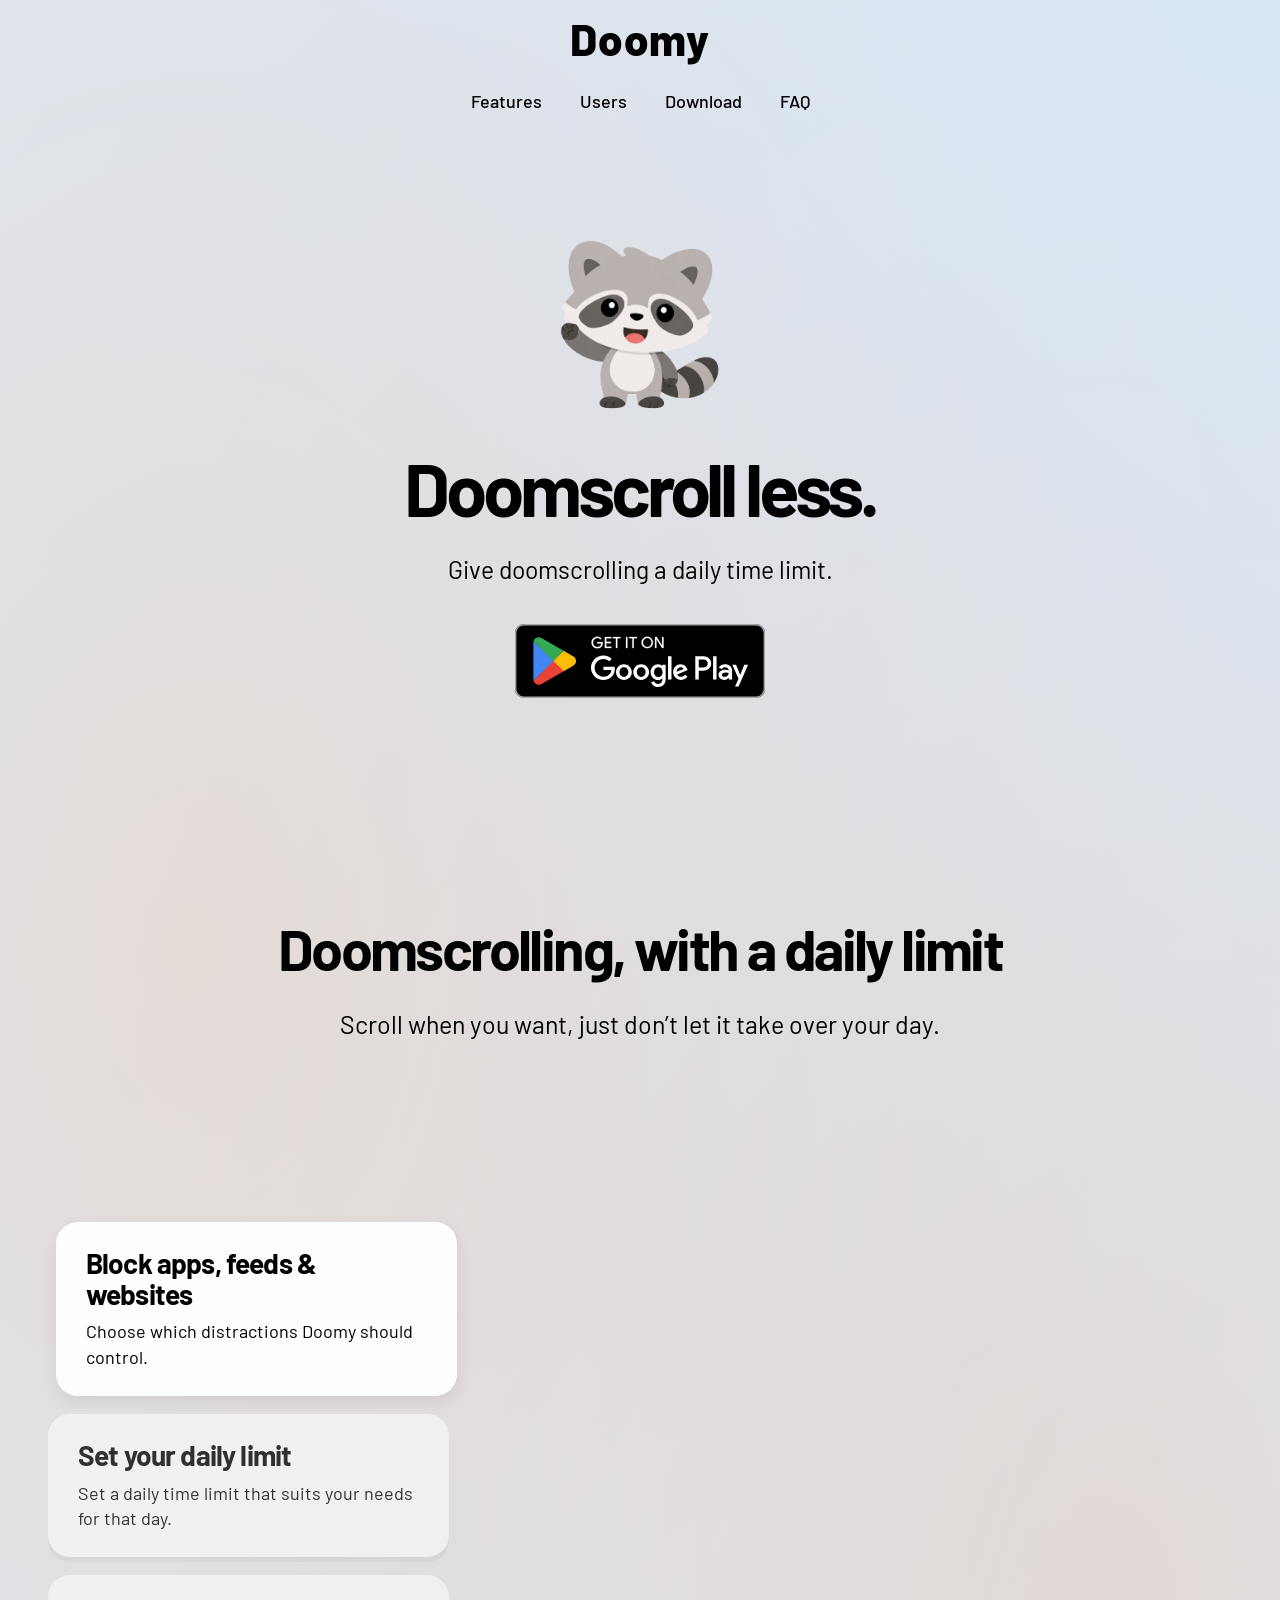
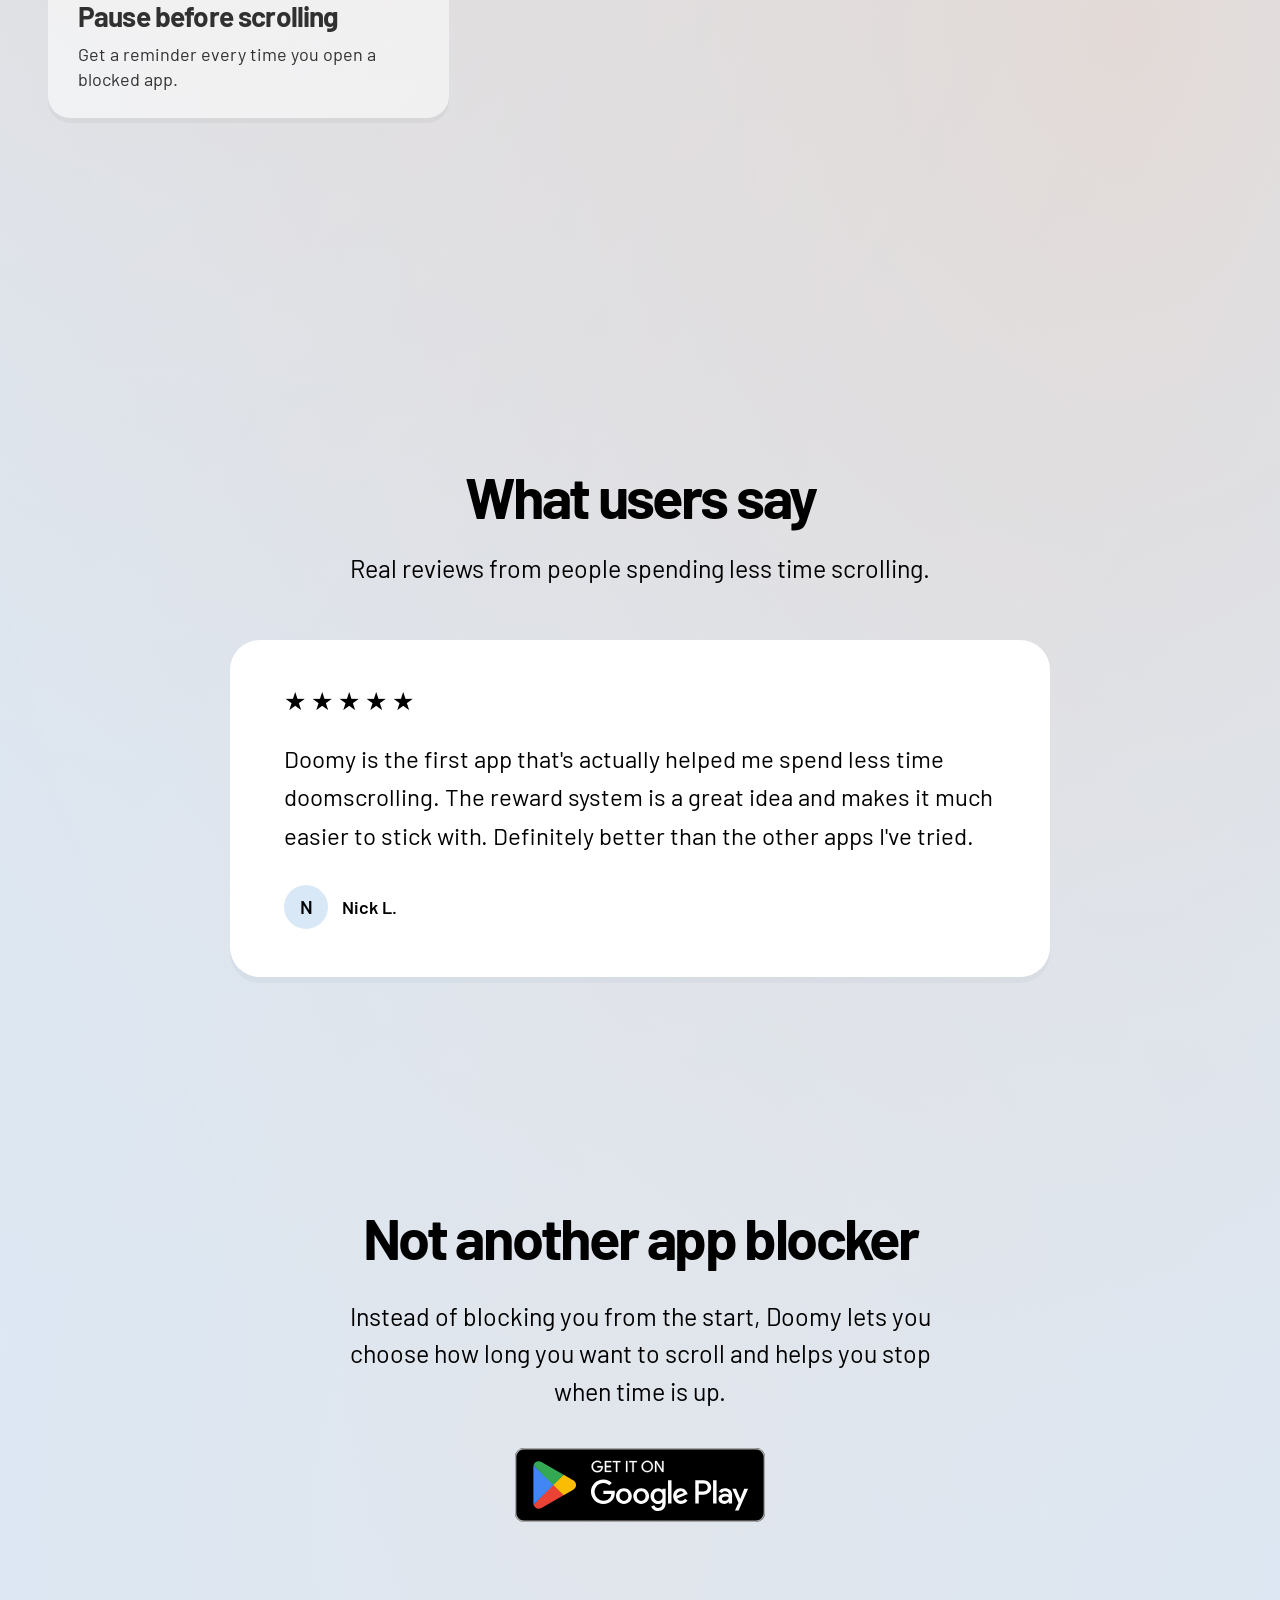
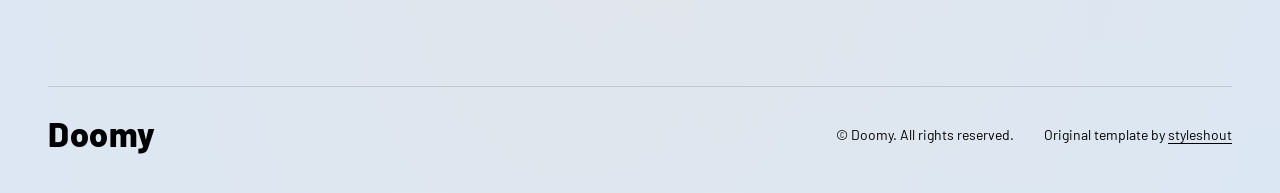
<file: index.html>
﻿<!DOCTYPE html>
<html lang="en">
<head>
  <!-- Google tag (gtag.js) -->
<script async src="https://www.googletagmanager.com/gtag/js?id=G-LL7Q7P6G5Z"></script>
<script>
  window.dataLayer = window.dataLayer || [];
  function gtag(){dataLayer.push(arguments);}
  gtag('js', new Date());

  gtag('config', 'G-LL7Q7P6G5Z');
</script>
  <meta charset="utf-8">
  <meta name="viewport" content="width=device-width, initial-scale=1">
  <meta name="theme-color" content="#D9E8F7">
  <meta name="description" content="Doomscroll less with Doomy for Android. Set a daily scrolling limit, pause before opening an app, and understand where your time goes.">
  <title>Doomy — Doomscroll less.</title>
  <link rel="icon" type="image/png" href="images/doomy_body_waving.png">
  <link rel="preconnect" href="https://fonts.googleapis.com">
  <link rel="preconnect" href="https://fonts.gstatic.com" crossorigin>
  <link href="https://fonts.googleapis.com/css2?family=Barlow:wght@400;500;600;700;800&display=swap" rel="stylesheet">
  <link rel="stylesheet" href="css/doomy.css">
  <script src="js/doomy-features.js" defer></script>
</head>
<body id="top">
  <a class="skip-link" href="#main">Skip to content</a>
  <header class="site-header container">
  <a class="brand" href="#top" aria-label="Doomy home">Doomy</a>

  <nav aria-label="Main navigation">
    <ul class="nav-list">
      <li><a href="#features">Features</a></li>
      <li><a href="#users">Users</a></li>
      <li><a href="https://play.google.com/store/apps/details?id=io.doomy.app&amp;hl=en">Download</a></li>
      <li><a href="faq.html">FAQ</a></li>
    </ul>
  </nav>
</header>

  <main id="main">
    <section class="hero container" aria-labelledby="hero-title">
      <div class="mascot">
        <img src="images/doomy_body_waving.png" width="1111" height="1416" alt="Doomy, a friendly raccoon, waving hello" fetchpriority="high">
      </div>
      <h1 id="hero-title">Doomscroll less.</h1>
      <p class="hero-subtitle">Give doomscrolling a daily time limit.</p>
	<a
	class="google-play-link"
	href="https://play.google.com/store/apps/details?id=io.doomy.app&amp;hl=en"
	aria-label="Get Doomy on Google Play"
	>
	<img
		src="images/google-play-badge.svg"
		alt="Get it on Google Play"
		class="google-play-badge"
	>
	</a>

     <!-- <p class="platform-note">Made for Android. Made for your day.</p> -->
    </section>

    <section id="features" class="positioning container" aria-labelledby="positioning-title">
      <h2 id="positioning-title">Doomscrolling, with a daily limit</h2>
      <p>Scroll when you want, just don’t let it take over your day.</p>
    </section>

<section class="features-showcase container" aria-label="Doomy features">

  <div class="feature-list">

  <div class="feature-card">
      <h3>Block apps, feeds & websites</h3>
      <p>Choose which distractions Doomy should control.</p>
    </div>

    <div class="feature-card">
      <h3>Set your daily limit</h3>
      <p>Set a daily time limit that suits your needs for that day.</p>
    </div>

    <div class="feature-card">
      <h3>Pause before scrolling</h3>
      <p>Get a reminder every time you open a blocked app.</p>
    </div>

  </div>

  <div class="feature-video-wrap">
    <div class="feature-video-crop">
    <video id="feature-demo" class="feature-video" muted loop playsinline preload="metadata" width="1080" height="2338" aria-label="Doomy demo: block distractions, set your daily limit, and pause before scrolling">
      <source src="videos/doomy.mp4" type="video/mp4">
      Your browser does not support this demo video.
    </video>
    </div>
  </div>

</section>

    <section id="users" class="community container" aria-labelledby="community-title">
      <h2 id="community-title">What users say</h2>
      <p class="section-subtitle">Real reviews from people spending less time scrolling.</p>
      <figure class="review-card">
        <div class="review-stars" role="img" aria-label="5 out of 5 stars">★★★★★</div>
        <blockquote>
          <p>Doomy is the first app that's actually helped me spend less time doomscrolling. The reward system is a great idea and makes it much easier to stick with. Definitely better than the other apps I've tried.</p>
        </blockquote>
        <figcaption><span class="review-avatar" aria-hidden="true">N</span><span>Nick L.</span></figcaption>
      </figure>
      </figure>
    </section>

    <section class="closing container" aria-labelledby="closing-title">
      <div class="closing-panel">
      <!--   <span class="closing-eyebrow">A little less scrolling. A little more living.</span> -->
        <h2 id="closing-title">Not another app blocker</h2>
        <p>Instead of blocking you from the start, Doomy lets you choose how long you want to scroll and helps you stop when time is up.</p>
        <a class="google-play-link" href="https://play.google.com/store/apps/details?id=io.doomy.app&amp;hl=en" aria-label="Get Doomy on Google Play">
          <img src="images/google-play-badge.svg" alt="Get it on Google Play" class="google-play-badge">
        </a>
      </div>
    </section>
  </main>

  <footer class="site-footer container">
    <a class="brand" href="#top">Doomy</a>
    <p>© Doomy. All rights reserved.</p>
    <p class="template-credit">Original template by <a href="https://www.styleshout.com/">styleshout</a></p>
  </footer>
</body>
</html>
</file>
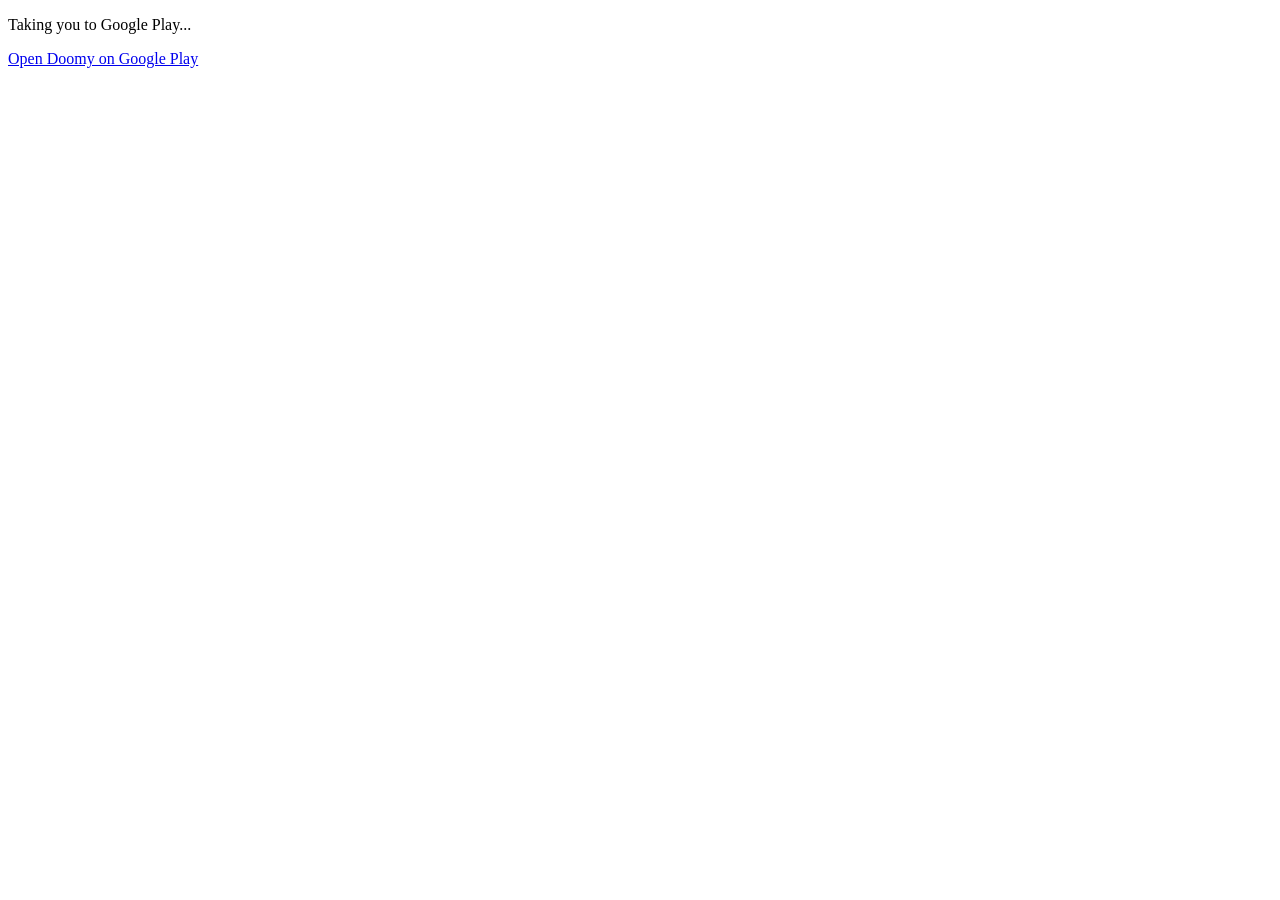
<file: app/index.html>
<!DOCTYPE html>
<html lang="en">
<head>
  <meta charset="UTF-8">
  <meta name="viewport" content="width=device-width, initial-scale=1">
  <title>Get Doomy</title>

  <!-- Google Analytics -->
  <script async src="https://www.googletagmanager.com/gtag/js?id=G-LL7Q7P6G5Z"></script>
  <script>
    window.dataLayer = window.dataLayer || [];
    function gtag(){dataLayer.push(arguments);}
    gtag('js', new Date());
    gtag('config', 'G-LL7Q7P6G5Z');

    const playStoreUrl =
      "https://play.google.com/store/apps/details?id=io.doomy.app";

    let redirected = false;

    function redirect() {
      if (redirected) return;
      redirected = true;
      window.location.replace(playStoreUrl);
    }

    // Track the outbound redirect.
    gtag('event', 'app_redirect', {
      source: 'instagram',
      event_callback: redirect,
      event_timeout: 1200
    });

    // Fallback if analytics is blocked or fails to load.
    setTimeout(redirect, 1500);
  </script>
</head>
<body>
  <p>Taking you to Google Play...</p>
  <p>
    <a href="https://play.google.com/store/apps/details?id=io.doomy.app">
      Open Doomy on Google Play
    </a>
  </p>
</body>
</html>
</file>
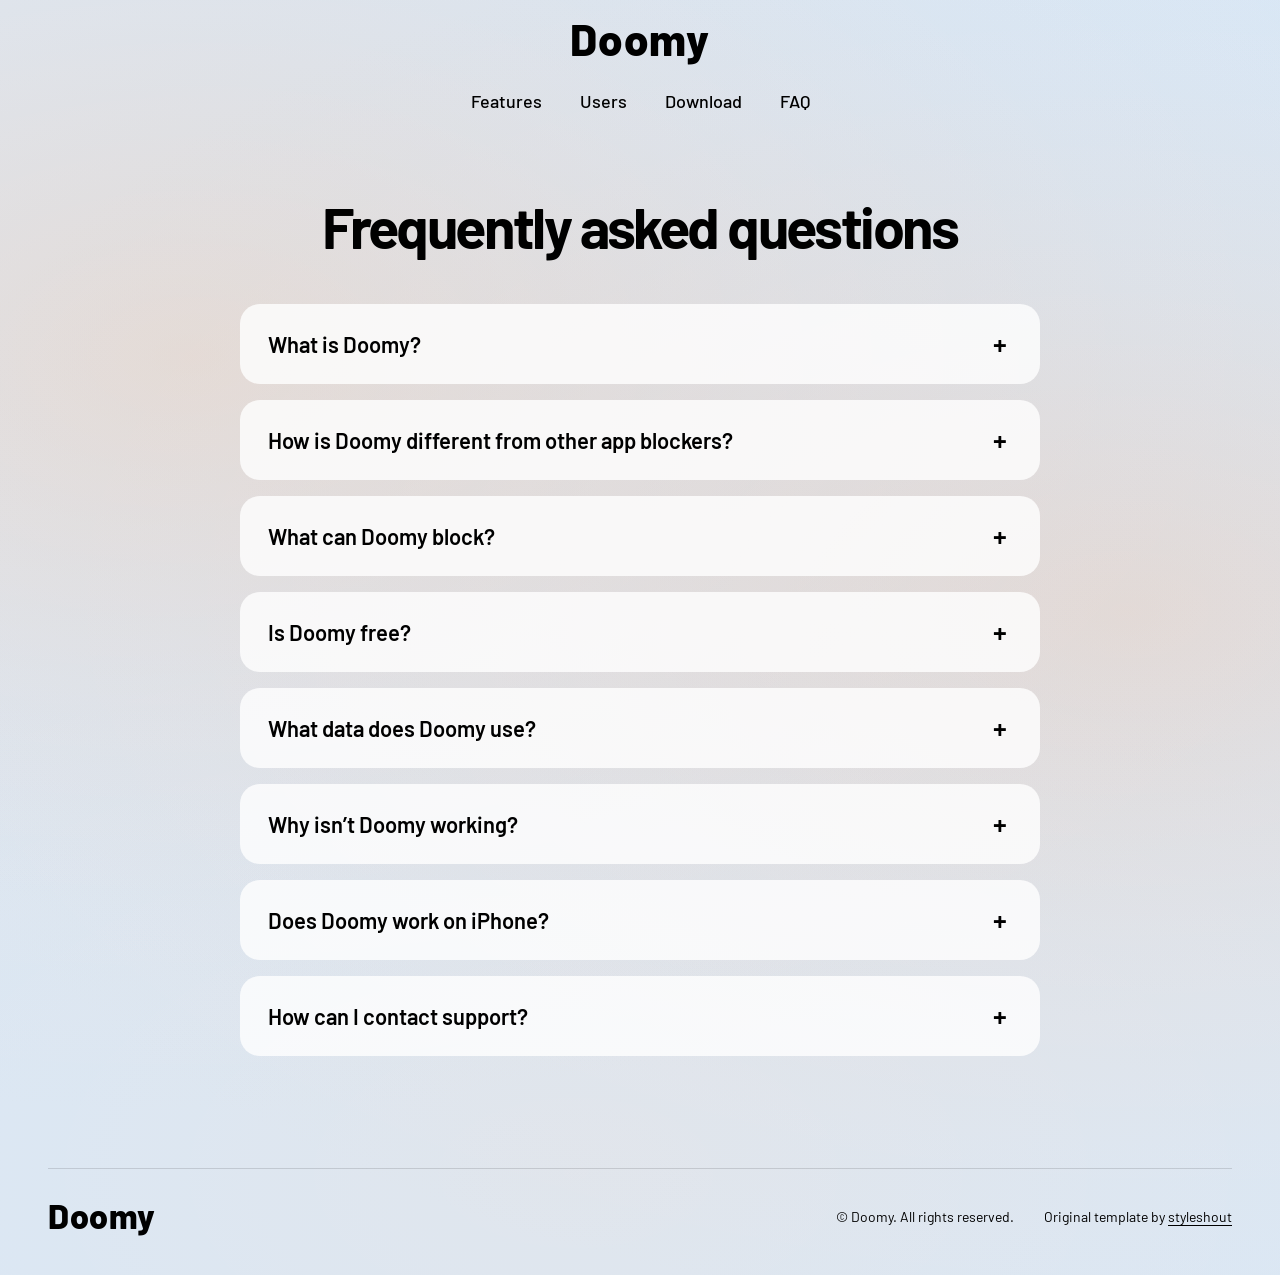
<file: faq.html>
<!DOCTYPE html>
<html lang="en">
<head>
  <meta charset="utf-8">
  <meta name="viewport" content="width=device-width, initial-scale=1">
  <meta name="theme-color" content="#D9E8F7">
  <meta name="description" content="Answers to frequently asked questions about Doomy, pricing, privacy, supported apps and feeds, and troubleshooting on Android.">
  <title>Doomy FAQ — Frequently Asked Questions</title>
  <link rel="icon" type="image/png" href="images/doomy_body_waving.png">
  <link rel="preconnect" href="https://fonts.googleapis.com">
  <link rel="preconnect" href="https://fonts.gstatic.com" crossorigin>
  <link href="https://fonts.googleapis.com/css2?family=Barlow:wght@400;500;600;700;800&display=swap" rel="stylesheet">
  <link rel="stylesheet" href="css/doomy.css">
  <script src="js/doomy-faq.js" defer></script>
</head>
<body id="top">
  <a class="skip-link" href="#main">Skip to content</a>
  <header class="site-header container">
    <a class="brand" href="index.html" aria-label="Doomy home">Doomy</a>
    <nav aria-label="Main navigation">
      <ul class="nav-list">
        <li><a href="index.html#features">Features</a></li>
        <li><a href="index.html#users">Users</a></li>
        <li><a href="https://play.google.com/store/apps/details?id=io.doomy.app&amp;hl=en">Download</a></li>
        <li><a href="faq.html" aria-current="page">FAQ</a></li>
      </ul>
    </nav>
  </header>

  <main id="main" class="faq-page container">
    <h1>Frequently asked questions</h1>
    <div class="faq-list">
      <section class="faq-card">
        <h2><button class="faq-question" id="faq-question-1" type="button" aria-expanded="false" aria-controls="faq-answer-1"><span>What is Doomy?</span><span class="faq-icon" aria-hidden="true">+</span></button></h2>
        <div class="faq-panel" id="faq-answer-1" role="region" aria-labelledby="faq-question-1" aria-hidden="true" inert>
          <div class="faq-panel-inner"><div class="faq-answer">
            <p><strong>Doomy is an app blocker that helps you spend less time doomscrolling.</strong> Choose the apps, feeds and websites you want to control, then set a daily scrolling limit of 30, 60 or 90 minutes. You can use that time whenever you want throughout the day.</p>
            <p>Doomy helps you pause before you start scrolling and stay aware of how much scrolling time you have left. Once you reach your daily limit, your selected apps, feeds and websites stay blocked until the next day.</p>
          </div></div>
        </div>
      </section>
      <section class="faq-card">
        <h2><button class="faq-question" id="faq-question-2" type="button" aria-expanded="false" aria-controls="faq-answer-2"><span>How is Doomy different from other app blockers?</span><span class="faq-icon" aria-hidden="true">+</span></button></h2>
        <div class="faq-panel" id="faq-answer-2" role="region" aria-labelledby="faq-question-2" aria-hidden="true" inert>
          <div class="faq-panel-inner"><div class="faq-answer">
            <p><strong>Doomy isn’t an all-or-nothing blocker.</strong> You choose how much time you want to spend scrolling each day, and Doomy helps you stay within that limit.</p> 
            <p>You can also block distracting feeds like Reels or Shorts without blocking the entire app, so you can still use Instagram or YouTube for everything else. Once your daily limit is used, your selected distractions stay blocked until the next day.</p>
          </div></div>
        </div>
      </section>
      <section class="faq-card">
        <h2><button class="faq-question" id="faq-question-3" type="button" aria-expanded="false" aria-controls="faq-answer-3"><span>What can Doomy block?</span><span class="faq-icon" aria-hidden="true">+</span></button></h2>
        <div class="faq-panel" id="faq-answer-3" role="region" aria-labelledby="faq-question-3" aria-hidden="true" inert>
          <div class="faq-panel-inner"><div class="faq-answer">
            <p>Doomy can block distracting apps, websites and individual feeds such as Reels and Shorts. That means you can remove the endless scrolling part of apps like Instagram or YouTube while still keeping access to the rest of the app.</p>
          </div></div>
        </div>
      </section>
      <section class="faq-card">
        <h2><button class="faq-question" id="faq-question-4" type="button" aria-expanded="false" aria-controls="faq-answer-4"><span>Is Doomy free?</span><span class="faq-icon" aria-hidden="true">+</span></button></h2>
        <div class="faq-panel" id="faq-answer-4" role="region" aria-labelledby="faq-question-4" aria-hidden="true" inert>
          <div class="faq-panel-inner"><div class="faq-answer">
            <p>Yes. Doomy lets you control <strong>1 app/feed and 1 website for free</strong>. Super Doomy unlocks unlimited apps, feeds and websites.</p>
          </div></div>
        </div>
      </section>
      <section class="faq-card">
        <h2><button class="faq-question" id="faq-question-5" type="button" aria-expanded="false" aria-controls="faq-answer-5"><span>What data does Doomy use?</span><span class="faq-icon" aria-hidden="true">+</span></button></h2>
        <div class="faq-panel" id="faq-answer-5" role="region" aria-labelledby="faq-question-5" aria-hidden="true" inert>
          <div class="faq-panel-inner"><div class="faq-answer">
            <p>Doomy uses Accessibility access to detect the apps and websites you choose to control and track how long you use them. It does not read your messages, passwords or anything you type. Doomy also uses analytics to understand how the app is used, so it can be improved over time.</p> 
            <p>See the <a href="https://privacy-policy-doomy.notion.site/Privacy-Policy-for-Doomy-35b098c0be6f80e6b896e205dbe799cd" target="_blank" rel="noopener noreferrer">Privacy Policy</a> for more information.</p>
          </div></div>
        </div>
      </section>
      <section class="faq-card">
        <h2><button class="faq-question" id="faq-question-6" type="button" aria-expanded="false" aria-controls="faq-answer-6"><span>Why isn’t Doomy working?</span><span class="faq-icon" aria-hidden="true">+</span></button></h2>
        <div class="faq-panel" id="faq-answer-6" role="region" aria-labelledby="faq-question-6" aria-hidden="true" inert>
          <div class="faq-panel-inner"><div class="faq-answer">
            <p>If you’re having trouble getting Doomy to work, try the following:</p>

<ol>
  <li>Make sure Doomy’s <strong>Accessibility permission</strong> is enabled.</li>
  <li>Check that <strong>battery optimization or background restrictions</strong> aren’t preventing Doomy from running properly.</li>
  <li>Allow Doomy to <strong>run in the background</strong>, then reopen the app.</li>
</ol>

<p>
  Still having trouble?
  <a href="mailto:doomy.support@gmail.com">Contact support</a>.
</p>
          </div></div>
        </div>
      </section>
      <section class="faq-card">
        <h2><button class="faq-question" id="faq-question-7" type="button" aria-expanded="false" aria-controls="faq-answer-7"><span>Does Doomy work on iPhone?</span><span class="faq-icon" aria-hidden="true">+</span></button></h2>
        <div class="faq-panel" id="faq-answer-7" role="region" aria-labelledby="faq-question-7" aria-hidden="true" inert>
          <div class="faq-panel-inner"><div class="faq-answer">
            <p>Not yet. Doomy is currently available on Android.</p>
          </div></div>
        </div>
      </section>
      <section class="faq-card">
        <h2><button class="faq-question" id="faq-question-8" type="button" aria-expanded="false" aria-controls="faq-answer-8"><span>How can I contact support?</span><span class="faq-icon" aria-hidden="true">+</span></button></h2>
        <div class="faq-panel" id="faq-answer-8" role="region" aria-labelledby="faq-question-8" aria-hidden="true" inert>
          <div class="faq-panel-inner"><div class="faq-answer">
            <p>Email <a href="mailto:doomy.support@gmail.com">doomy.support@gmail.com</a> and we’ll help you out.</p>
          </div></div>
        </div>
      </section>
    </div>
  </main>

  <footer class="site-footer container">
    <a class="brand" href="index.html">Doomy</a>
    <p>© Doomy. All rights reserved.</p>
    <p class="template-credit">Original template by <a href="https://www.styleshout.com/">styleshout</a></p>
  </footer>
</body>
</html>
</file>
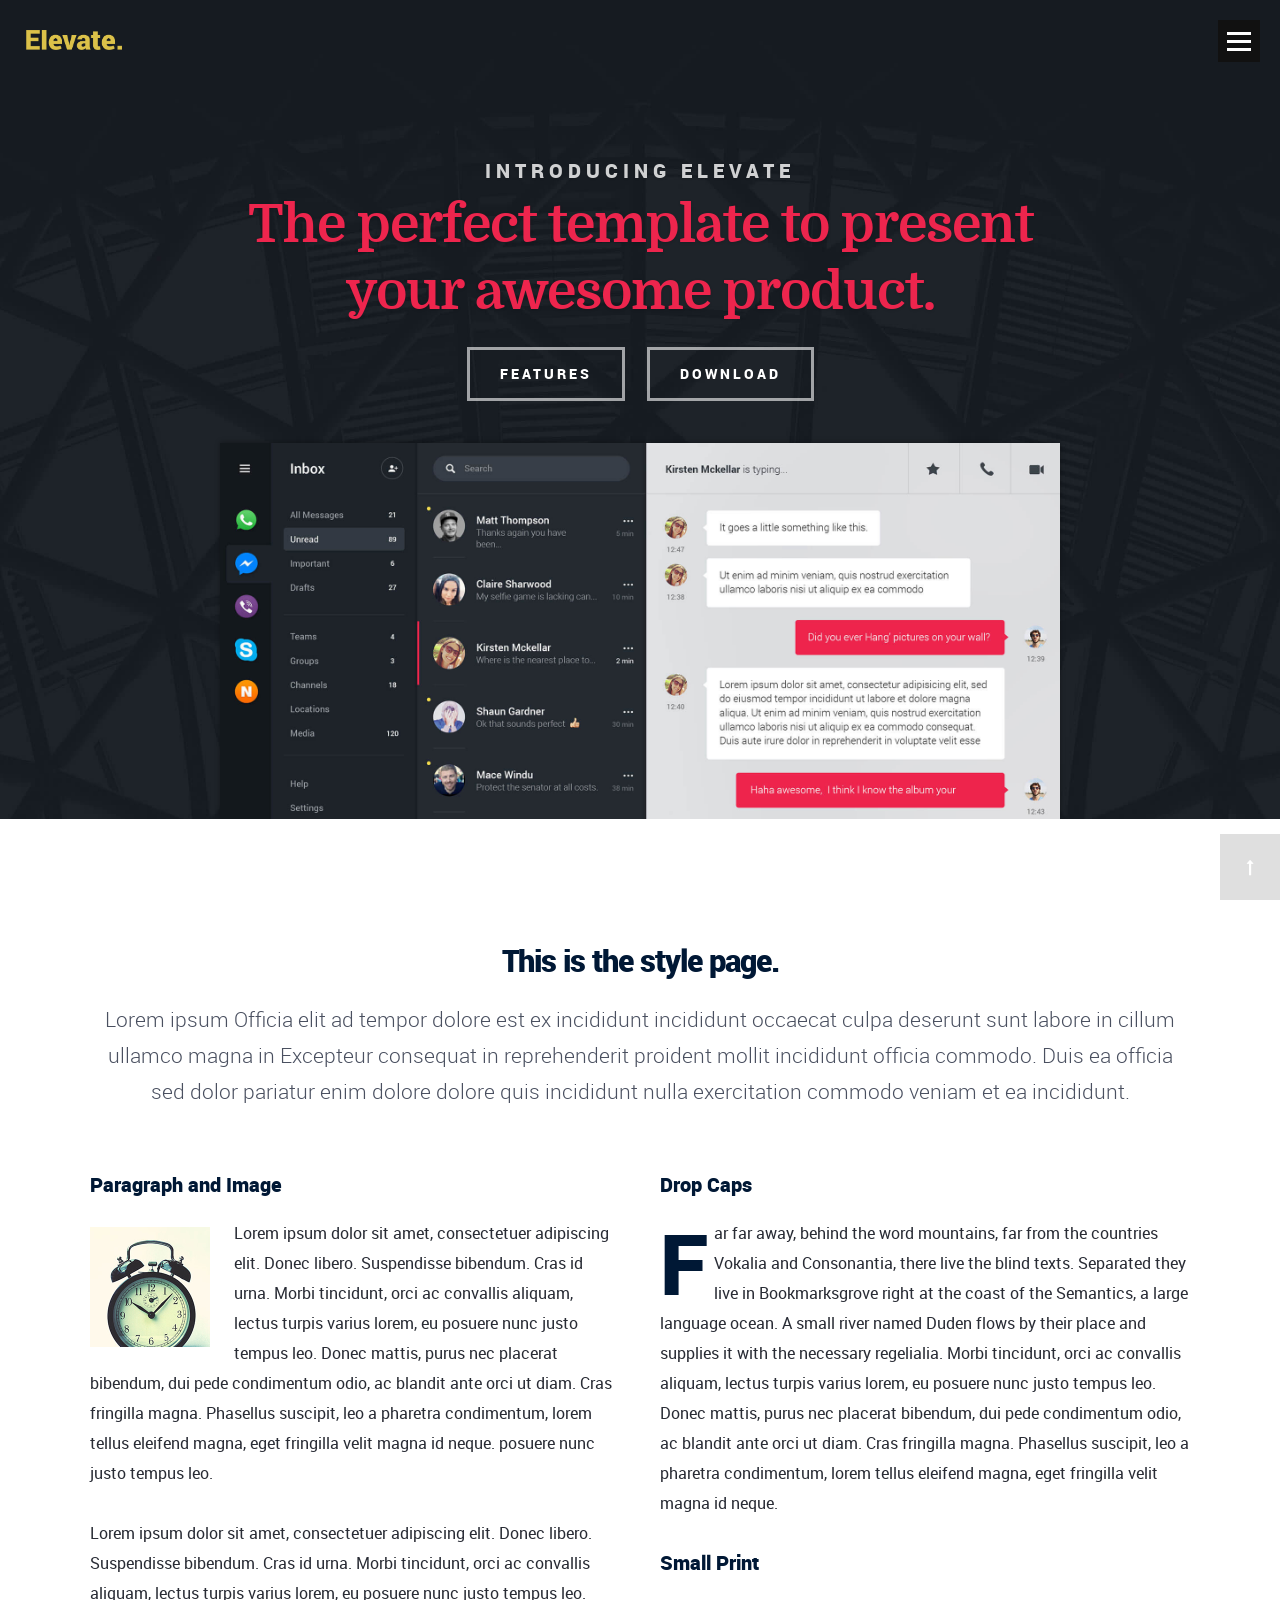
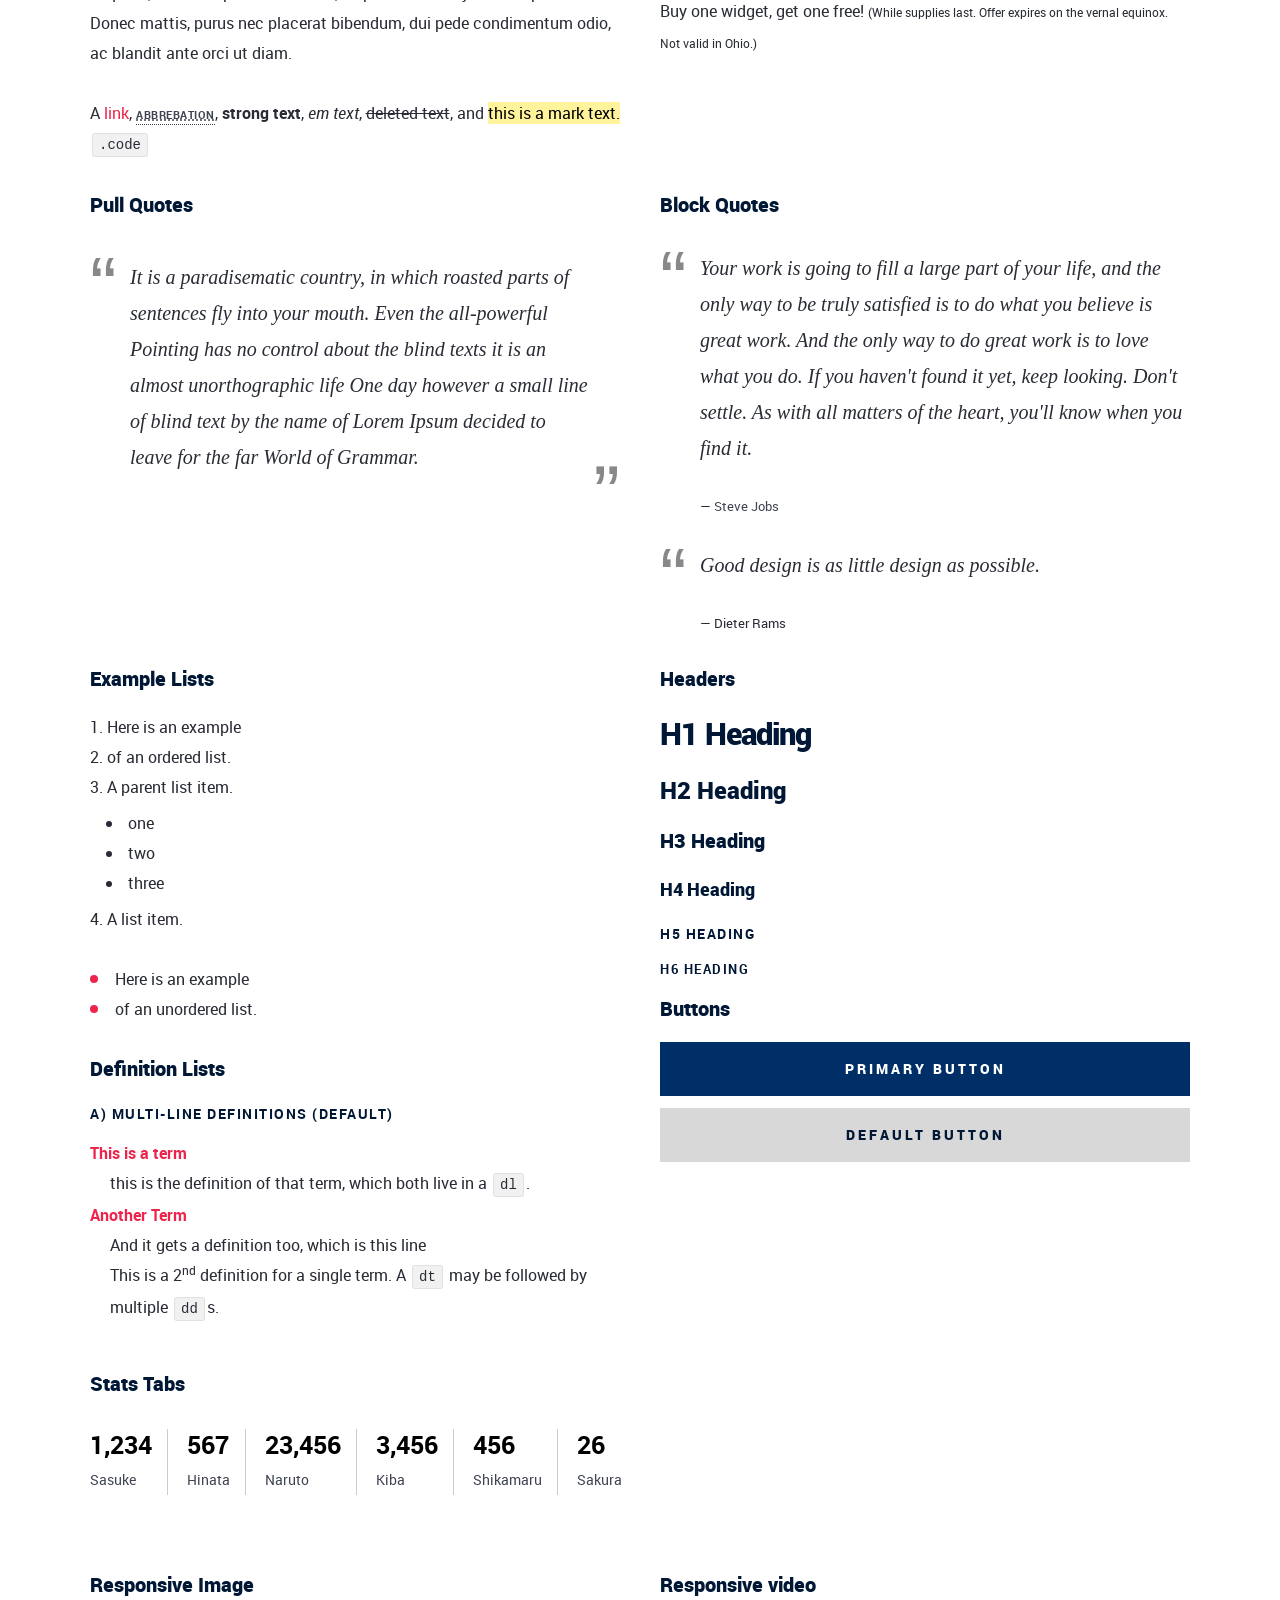
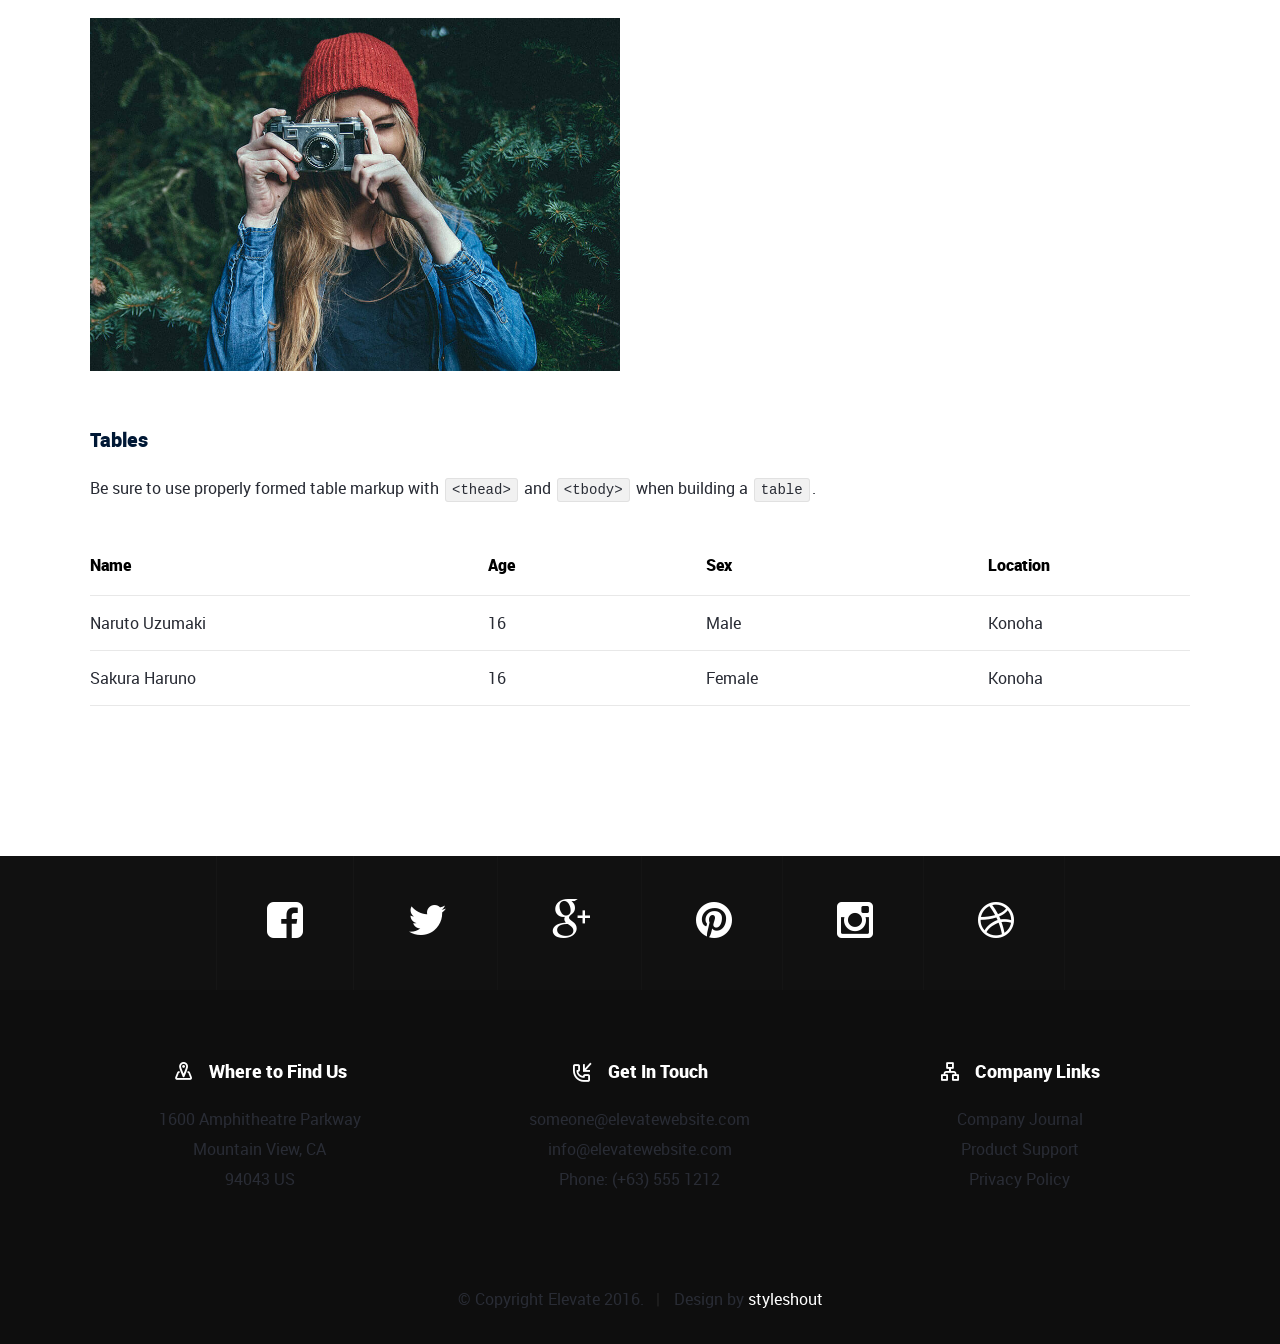
<file: styles.html>
<!DOCTYPE html>
<!--[if IE 8 ]><html class="no-js oldie ie8" lang="en"> <![endif]-->
<!--[if IE 9 ]><html class="no-js oldie ie9" lang="en"> <![endif]-->
<!--[if (gte IE 9)|!(IE)]><!--><html class="no-js" lang="en"> <!--<![endif]-->
<head>

   <!--- basic page needs
   ================================================== -->
   <meta charset="utf-8">
	<title>Elevate - Styles</title>
	<meta name="description" content="">  
	<meta name="author" content="">

   <!-- mobile specific metas
   ================================================== -->
	<meta name="viewport" content="width=device-width, initial-scale=1, maximum-scale=1">

 	<!-- CSS
   ================================================== -->
   <link rel="stylesheet" href="css/base.css"> 
   <link rel="stylesheet" href="css/vendor.css"> 
   <link rel="stylesheet" href="css/main.css"> 

   <style type="text/css" media="screen">
   	#styles { 
   		background: white;
   		padding-top: 12rem;
   		padding-bottom: 12rem;
   	}      	
   </style>    

   <!-- script
   ================================================== -->
	<script src="js/modernizr.js"></script>
	<script src="js/pace.min.js"></script>

   <!-- favicons
	================================================== -->
	<link rel="icon" type="image/png" href="favicon.png">

</head>

<body id="top">
	
	<!-- header 
   ================================================== -->
   <header class="main-header">
   	
   	<div class="logo">
	      <a href="index.html">Elevate</a>
	   </div> 

	   <a class="menu-toggle" href="#"><span>Menu</span></a>   	

   </header>

   <!-- main navigation 
   ================================================== -->
   <nav id="menu-nav-wrap">

   	<h3>Navigation</h3>   	
		<ul class="nav-list">
			<li><a href="index.html#intro" title="">Home</a></li>
			<li><a href="index.html#features" title="">Features</a></li>
			<li><a href="index.html#infos" title="">Product Info</a></li>
			<li><a href="index.html#stats" title="">Stats</a></li>
			<li><a href="index.html#pricing" title="">Pricing</a></li>					
			<li><a href="index.html#testimonials" title="">Testimonials</a></li>	
			<li><a href="index.html#download" title="">Download</a></li>	
			<li><a href="index.html#subscribe" title="">Newsletter</a></li>
			<li><a class="smoothscroll" href="#styles" title="">Elements</a></li>			
		</ul>

		<h3>We Recommend Dreamhost</h3>  
		<p class="sponsor-text">
			Looking for an awesome and reliable webhosting? Try <a href="http://www.dreamhost.com/r.cgi?287326|STYLESHOUT">DreamHost</a>.
			Get <span>$50 off</span> when you sign up with the promocode <span>styleshout</span>. 
			<!-- Simply type	the promocode in the box labeled “Promo Code” when placing your order. -->
		</p>

		<div class="action">
			<a class="button" href="http://www.dreamhost.com/r.cgi?287326|STYLESHOUT">Sign Up Now</a>
		</div>

	</nav> <!-- /menu-nav-wrap -->


	<!-- main content wrap
   ================================================== -->
   <div id="main-content-wrap">


		<!-- main content wrap
   	================================================== -->
   	<section id="intro">

		   <!-- <div class="shadow-overlay"></div> -->
		   
		   <div class="row intro-content">
		   	<div class="col-twelve">

		   		<h3 class="animate-intro">Introducing Elevate</h3>
			  		
					<h1 class="animate-intro">
						The perfect template to
						present your awesome product.
					</h1>	
					
					<div class="buttons">
						<a class="button stroke smoothscroll animate-intro" href="#features" title="">Features</a>
						<a class="button stroke smoothscroll animate-intro" href="#download" title="">Download</a>
					</div>					

					<img src="images/app-screenshot-big.jpg" alt="" class="animate-intro">   			

			  	</div> <!-- /twelve --> 		   			
		   </div> <!-- /row -->   

		</section> <!-- /intro -->


		<!-- styles
   	================================================== -->
   	<section id="styles">

   		<div class="row add-bottom text-center">

   			<div class="col-twelve tab-full">

   				<h1>This is the style page.</h1>

   				<p class="lead">Lorem ipsum Officia elit ad tempor dolore est ex incididunt incididunt occaecat culpa deserunt sunt labore in cillum ullamco magna in Excepteur consequat in reprehenderit proident mollit incididunt officia commodo.
   				Duis ea officia sed dolor pariatur enim dolore dolore quis incididunt nulla exercitation commodo veniam et ea incididunt.</p>   			

   			</div>

     		</div>

     		<div class="row">

     			<div class="col-six tab-full">

		      	<h3>Paragraph and Image</h3>

			      <p><a href="#"><img width="120" height="120" class="pull-left" alt="sample-image" src="images/sample-image.jpg"></a>
			  		Lorem ipsum dolor sit amet, consectetuer adipiscing elit. Donec libero. Suspendisse bibendum.
			  		Cras id urna. Morbi tincidunt, orci ac convallis aliquam, lectus turpis varius lorem, eu
			  		posuere nunc justo tempus leo. Donec mattis, purus nec placerat bibendum, dui pede condimentum
			  		odio, ac blandit ante orci ut diam. Cras fringilla magna. Phasellus suscipit, leo a pharetra
			  		condimentum, lorem tellus eleifend magna, eget fringilla velit magna id neque.
			  		posuere nunc justo tempus leo. </p>

			  		<p>
			  		Lorem ipsum dolor sit amet, consectetuer adipiscing elit. Donec libero. Suspendisse bibendum.
			  		Cras id urna. Morbi tincidunt, orci ac convallis aliquam, lectus turpis varius lorem, eu
			  		posuere nunc justo tempus leo. Donec mattis, purus nec placerat bibendum, dui pede condimentum
			  		odio, ac blandit ante orci ut diam.	
	 			   </p>

	            <p>A <a href="#">link</a>,
	  			   <abbr title="this really isn't a very good description">abbrebation</abbr>,
	  			   <strong>strong text</strong>,
	            <em>em text</em>,
	  			   <del>deleted text</del>, and
	            <mark>this is a mark text.</mark>
	            <code>.code</code>
	          	</p>

	         </div>

	         <div class="col-six tab-full">

	            <h3>Drop Caps</h3>

		         <p class="drop-cap">Far far away, behind the word mountains, far from the countries Vokalia and Consonantia,
		         there live the blind texts. Separated they live in Bookmarksgrove right at the coast of the
		         Semantics, a large language ocean. A small river named Duden flows by their place and supplies it with the necessary regelialia. Morbi tincidunt, orci ac convallis aliquam, lectus turpis varius lorem, eu	posuere nunc justo tempus leo. Donec mattis, purus nec placerat bibendum, dui pede condimentum odio, ac blandit ante orci ut diam. Cras fringilla magna. Phasellus suscipit, leo a pharetra condimentum, lorem tellus eleifend magna, eget fringilla velit magna id neque.
			  		</p>

			      <h3>Small Print</h3>

			      <p>Buy one widget, get one free!
			  		<small>(While supplies last. Offer expires on the vernal equinox. Not valid in Ohio.)</small>
			  		</p>

			   </div>	         

			</div> <!-- /row -->

			<div class="row">

			  	<div class="col-six tab-full">

			      <h3>Pull Quotes</h3>

			      <aside class="pull-quote">
					   <blockquote>
						   <p>It is a paradisematic country, in which roasted parts of
			            sentences fly into your mouth. Even the all-powerful Pointing has no control about the blind
			            texts it is an almost unorthographic life One day however a small line of blind text by the name
			            of Lorem Ipsum decided to leave for the far World of Grammar.</p>
						</blockquote>
					</aside>

			   </div>

			   <div class="col-six tab-full">

			      <h3>Block Quotes</h3>

			      <blockquote cite="http://where-i-got-my-info-from.com">
					   <p>Your work is going to fill a large part of your life, and the only way to be truly satisfied is
			         to do what you believe is great work. And the only way to do great work is to love what you do.
			         If you haven't found it yet, keep looking. Don't settle. As with all matters of the heart, you'll know when you find it.
			         </p>
			
						<cite>
						   <a href="#">Steve Jobs</a>
						</cite>
				   </blockquote>

			      <blockquote>
			         <p>Good design is as little design as possible.</p>
			         <cite>Dieter Rams</cite>
			      </blockquote>

			   </div>

			</div> <!-- /row -->

			<div class="row half-bottom">

			 	<div class="col-six tab-full">

			      <h3>Example Lists</h3>

			      <ol>
					   <li>Here is an example</li>
					   <li>of an ordered list.</li>
					   <li>A parent list item.
					   	<ul>
					   		<li>one</li>
					   		<li>two</li>
					   		<li>three</li>
					   	</ul>
					   </li>
					   <li>A list item.</li>
				   </ol>

			      <ul class="disc">
					   <li>Here is an example</li>
					   <li>of an unordered list.</li>
				   </ul>	

				   <h3>Definition Lists</h3>	            

			      <h5>a) Multi-line Definitions (default)</h5>

			      <dl>
					   <dt><strong>This is a term</strong></dt>
					      <dd>this is the definition of that term, which both live in a <code>dl</code>.</dd>
					   <dt><strong>Another Term</strong></dt>
					      <dd>And it gets a definition too, which is this line</dd>
					      <dd>This is a 2<sup>nd</sup> definition for a single term. A <code>dt</code> may be followed by multiple <code>dd</code>s.</dd>
				   </dl>

			   </div>

			   <div class="col-six tab-full">		                  

			      <h3>Headers</h3>

			      <h1>H1 Heading</h1>
			      <h2>H2 Heading</h2>
			      <h3>H3 Heading</h3>
			      <h4>H4 Heading</h4>
			      <h5>H5 Heading</h5>
			      <h6>H6 Heading</h6>

			      <h3>Buttons</h3>

			    	<p>
			     		<a class="button button-primary full-width" href="#">Primary Button</a>
			     		<a class="button full-width" href="#">Default Button</a>
			     	</p>

			   </div>

			</div> <!-- /row -->

			<div class="row half-bottom">

			   <div class="col-twelve">

			    	<h3>Stats Tabs</h3>

			      <ul class="stats-tabs">
					   <li><a href="#">1,234 <em>Sasuke</em></a></li>
					   <li><a href="#">567 <em>Hinata</em></a></li>
					   <li><a href="#">23,456 <em>Naruto</em></a></li>
					   <li><a href="#">3,456 <em>Kiba</em></a></li>
					   <li><a href="#">456 <em>Shikamaru</em></a></li>
					   <li><a href="#">26 <em>Sakura</em></a></li>
					</ul>	      		

			   </div>	      	

			</div> <!-- /row -->

			<div class="row half-bottom">

	      	<div class="col-six tab-full">

	      		<h3>Responsive Image</h3>

	      		<p><img src="images/shutterbug.jpg"></p>

	      	</div>

	      	<div class="col-six tab-full">

	      		<h3>Responsive video</h3>

	      		<div class="fluid-video-wrapper">
	                  <iframe src="http://player.vimeo.com/video/14592941?title=0&amp;byline=0&amp;portrait=0&amp;color=F64B39" width="500" height="281" frameborder="0" webkitallowfullscreen mozallowfullscreen allowfullscreen></iframe> 
	            </div>

	      	</div>
	      	
	      </div>

	      <div class="row">

	      	<div class="col-twelve">

	      		<h3>Tables</h3>
	      		<p>Be sure to use properly formed table markup with <code>&lt;thead&gt;</code> and <code>&lt;tbody&gt;</code> when building a <code>table</code>.</p>

	      		<div class="table-responsive">

	      			<table>
						  <thead>
						    <tr>
						      <th>Name</th>
						      <th>Age</th>
						      <th>Sex</th>
						      <th>Location</th>					    
						    </tr>
						  </thead>
						  <tbody>
						    <tr>
						      <td>Naruto Uzumaki</td>
						      <td>16</td>
						      <td>Male</td>
						      <td>Konoha</td>					    
						    </tr>
						    <tr>
						      <td>Sakura Haruno</td>
						      <td>16</td>
						      <td>Female</td>
						      <td>Konoha</td>			    
						    </tr>
						  </tbody>
						</table>

	      		</div>     		

	      	</div>
	      	
	      </div> <!--row -->
   	
   	</section>		
   
   </div> <!-- /main-content-wrap -->


   <!-- footer
	================================================== -->
	<footer id="main-footer">

   	<div class="footer-social-wrap">  
   		<div class="row">
					
	         <ul class="footer-social-list">
	            <li><a href="#">
	             	<i class="fa fa-facebook-square"></i>
	            </a></li>
	            <li><a href="#">
	              	<i class="fa fa-twitter"></i>
	            </a></li>
              <li><a href="#">
	              	<i class="fa fa-google-plus"></i>
	            </a></li>
	            <li><a href="#">
	              	<i class="fa fa-pinterest"></i>
	            </a></li>
	            <li><a href="#">
	              	<i class="fa fa-instagram"></i>
	            </a></li>
	            <li><a href="#">
	              	<i class="fa fa-dribbble"></i>
	            </a></li>
	         </ul>
		         
			</div> 
   	</div> <!-- /footer-social-wrap -->

	   <div class="footer-info-wrap">

	   	<div class="row footer-info">

		  		<div class="col-four tab-full">
		  			<h4><i class="icon-location-map-1"></i> Where to Find Us</h4>

		  			<p>
		         1600 Amphitheatre Parkway<br>
		         Mountain View, CA<br>
		         94043 US
		         </p>
		  		</div>

		   	<div class="col-four tab-full collapse">
	   			<h4><i class="icon-phone-incoming"></i> Get In Touch</h4>

	   			<p>someone@elevatewebsite.com<br>
				   	info@elevatewebsite.com <br>
				   	Phone: (+63) 555 1212			     
				   </p>
	   		</div>

	   		<div class="col-four tab-full">
	   			<h4><i class="icon-organization-hierarchy-3"></i> Company Links</h4>

				   <ul class="footer-link-list">
				   	<li><a href="#">Company Journal</a></li>
				   	<li><a href="#">Product Support</a></li>
				   	<li><a href="#">Privacy Policy</a></li>
				   </ul>
	   		</div>
		   		
		  	</div>
	   </div> <!-- /footer-info-wrap -->
	   	
	   <div class="footer-bottom"> 

	   	<div class="copyright">
		     	<span>© Copyright Elevate 2016.</span> 
		     	<span>Design by <a href="http://www.styleshout.com/">styleshout</a></span>	         	
		   </div>  		
   	</div>
	   	
   </footer>   

   <div id="go-top">
		<a class="smoothscroll" title="Back to Top" href="#top"><i class="fa fa-long-arrow-up"></i></a>
	</div>

   <!-- preloader
   ================================================== -->
   <div id="preloader"> 
    	<div id="loader"></div>
   </div> 

   <!-- Java Script
   ================================================== --> 
   <script src="js/jquery-2.1.3.min.js"></script>
   <script src="js/plugins.js"></script>
   <script src="js/main.js"></script>

</body>

</html>
</file>
<file: css/doomy.css>
/* Doomy landing page. The original template stylesheet remains for styles.html. */
:root {
  color-scheme: light;
  --background: #d9e8f7;
  --ink: #000;
  --panel: #edf4fb;
  --radius: 40px;
}

*, *::before, *::after { box-sizing: border-box; }
html { scroll-behavior: smooth; scroll-padding-top: 36px; }
body {
  margin: 0;
background:
  radial-gradient(
    ellipse 120% 70% at 15% 28%,
    rgb(255 198 155 / 34%) 0%,
    rgb(255 208 175 / 18%) 38%,
    rgb(255 214 185 / 6%) 62%,
    rgb(255 214 185 / 0%) 85%
  ),
  radial-gradient(
    ellipse 115% 65% at 88% 48%,
    rgb(255 190 145 / 30%) 0%,
    rgb(255 205 170 / 15%) 40%,
    rgb(255 215 190 / 5%) 65%,
    rgb(255 215 190 / 0%) 86%
  ),
  radial-gradient(
    ellipse 95% 60% at 55% 35%,
    rgb(188 218 245 / 28%) 0%,
    rgb(188 218 245 / 10%) 50%,
    rgb(188 218 245 / 0%) 82%
  ),
  radial-gradient(
    ellipse 100% 55% at 45% 92%,
    rgb(255 220 195 / 20%) 0%,
    rgb(255 220 195 / 8%) 45%,
    rgb(255 220 195 / 0%) 82%
  ),
  var(--background);
  color: var(--ink);
  font-family: "Barlow", Arial, sans-serif;
  font-size: 20px;
  line-height: 1.5;
  -webkit-font-smoothing: antialiased;
}
a { color: inherit; text-decoration: none; }
a:focus-visible { outline: 3px solid #315c7b; outline-offset: 7px; border-radius: 4px; }
img { display: block; max-width: 100%; height: auto; }
h1, h2, p, figure, blockquote { margin: 0; }
h1, h2 { font-weight: 700; letter-spacing: -.045em; line-height: 1.05; text-wrap: balance; }
h2 { font-size: clamp(42px, 4.5vw, 64px); }
.container { width: min(1184px, calc(100% - 96px)); margin-inline: auto; }
.skip-link { position: absolute; top: 12px; left: 16px; padding: 12px 20px; background: white; transform: translateY(-180%); z-index: 2; }
.skip-link:focus { transform: translateY(0); }

/* Quiet navigation, with all four items visible even on small screens. */
.site-header {
  min-height: 140px;
  display: flex;
  flex-direction: column;
  align-items: center;
  justify-content: center;
  gap: 18px;
}

.brand {
  font-size: 44px;
  line-height: 1;
  font-weight: 800;
  letter-spacing: -.055em;
  text-align: center;
}

.site-header .brand,
.site-footer .brand { letter-spacing: .015em; }

.nav-list {
  display: flex;
  align-items: center;
  justify-content: center;
  gap: 38px;
  margin: 0;
  padding: 0;
  list-style: none;
  font-size: 18px;
  font-weight: 500;
}
.nav-list a { display: inline-flex; align-items: center; min-height: 44px; }
.nav-list a:hover { text-decoration: underline; text-underline-offset: 7px; }
.nav-placeholder { cursor: default; }

/* The mascot's original PNG contains generous transparent padding. The frame
   removes that visual gap without cropping the character or changing the asset. */
.hero { padding-top: 101px; padding-bottom: 220px; text-align: center; }
.mascot { position: relative; width: 230px; max-width: 100%; aspect-ratio: 360 / 275; margin: 0 auto 32px; }
.mascot img { position: absolute; top: 0; left: 0; width: 100%; transform: translateY(-20.7%); pointer-events: none; }
.hero h1 { font-size: clamp(46.4px, 5.8vw, 83.2px); letter-spacing: -.055em; }
.hero-subtitle { margin-top: 26px; font-size: clamp(18.4px, 1.92vw, 25.6px); line-height: 1.35; }
.platform-note { margin-top: 17px; font-size: 15px; }
.google-play-link {
  display: block;
  width: fit-content;
  margin: 38px auto 0;
}

.google-play-badge {
  display: block;
  width: 250px;
  height: auto;
}
.positioning { padding: 0; text-align: center; }
.positioning h2 { max-width: 870px; margin-inline: auto; }
.positioning p { margin-top: 28px; font-size: 25px; }

/* Feature showcase */
.features-showcase {
  display: grid;
  grid-template-columns: 0.9fr 1.6fr;
  align-items: center;
  gap: 70px;
  padding-block: 116px 140px;
}


/* LEFT SIDE */

.feature-list {
  display: flex;
  flex-direction: column;
  gap: 18px;
}

.feature-card {
  padding: 26px 30px;
  background: rgba(255, 255, 255, 0.72);
  border-radius: 22px;
  box-shadow: 0 5px 0 rgba(0, 0, 0, 0.05);
  opacity: .78;
  transition: opacity 250ms ease, background-color 250ms ease, box-shadow 250ms ease, transform 250ms ease;
}

.feature-card.active {
  opacity: 1;
  background: rgba(255, 255, 255, .94);
  box-shadow: 0 6px 16px rgba(0, 0, 0, .07);
  transform: translateX(8px);
}

.feature-card h3 {
  margin: 0;
  font-size: 28px;
  line-height: 1.1;
  font-weight: 700;
  letter-spacing: -0.03em;
}

.feature-card p {
  margin-top: 10px;
  font-size: 18px;
  line-height: 1.4;
}


/* RIGHT SIDE */

.feature-video-wrap {
  display: flex;
  align-items: center;
  justify-content: center;
  height: 620px;
  min-width: 0;
}

.feature-video-crop {
  /* Measured visible area of the 1080 x 2338 source: 1076 x 2094.
     Adjust --video-zoom here if the exported edge needs a small trim. */
  --video-zoom: 1.004;
  height: 100%;
  max-width: 100%;
  aspect-ratio: 1076 / 2094;
  overflow: hidden;
  border-radius: 7.5% / 3.85%;
  /* Trim only the top and bottom without scaling or distorting the UI. */
  clip-path: inset(1% 0 .6% 0 round 7.5% / 3.85%);
}

.feature-video {
  display: block;
  width: 100%;
  height: 100%;
  object-fit: cover;
  object-position: center;
  transform: scale(var(--video-zoom));
}
.community { padding-block: 146px 150px; text-align: center; }
.section-subtitle { margin-top: 24px; font-size: 25px; }
.review-card { max-width: 820px; margin: 52px auto 0; padding: 48px 54px; border-radius: 30px; background: #fff; text-align: left; box-shadow: 0 6px 0 rgb(63 95 121 / 5%); }
.review-stars { font-size: 25px; letter-spacing: 5px; line-height: 1; }
.review-card blockquote { margin-top: 27px; font-size: 24px; line-height: 1.6; }
.review-card figcaption { display: flex; align-items: center; gap: 14px; margin-top: 30px; font-size: 18px; font-weight: 600; }
.review-avatar { display: grid; place-items: center; width: 44px; height: 44px; border-radius: 50%; background: var(--background); font-size: 19px; }

.closing { padding-bottom: 76px; }
.closing-panel { padding: 80px 40px 88px; text-align: center; }
.closing-eyebrow { display: block; margin-bottom: 30px; font-size: 17px; font-weight: 500; }
.closing p { max-width: 630px; margin: 30px auto 0; font-size: 25px; line-height: 1.5; }
.site-footer { display: flex; align-items: center; gap: 30px; padding-block: 30px 42px; border-top: 1px solid rgb(0 0 0 / 13%); }
.site-footer .brand { font-size: 34px; margin-right: auto; }
.site-footer p { font-size: 14px; }
.template-credit a { text-decoration: underline; text-underline-offset: 3px; }

@media (max-width: 1100px) {
  .container { width: calc(100% - 72px); }
.features-showcase {
  gap: 45px;
}

.feature-video-wrap {
  height: 540px;
}

.feature-card h3 {
  font-size: 25px;
}
}

@media (max-width: 800px) {
  .container { width: calc(100% - 48px); }
  .site-header { min-height: 108px; }
  .nav-list { gap: 24px; font-size: 17px; }
  .hero { padding-block: 85px 100px; }
  .hero h1 { font-size: 60.8px; }
  .positioning p, .section-subtitle { font-size: 22px; }
  .features-showcase {
  grid-template-columns: 1fr;
  gap: 60px;
  padding-block: 66px 90px;
}

.feature-list {
  width: 100%;
  max-width: 560px;
  margin-inline: auto;
}

.feature-video-wrap {
  width: 100%;
  max-width: 650px;
  height: 520px;
  margin-inline: auto;
}
  .community { padding-block: 91px 100px; }
  .review-card { padding: 40px; }
  .site-footer { flex-wrap: wrap; gap: 20px; }
  .template-credit { flex-basis: 100%; }
}

@media (max-width: 480px) {
  :root { --radius: 28px; }
  .container { width: calc(100% - 40px); }
  .site-header { flex-direction: column; justify-content: center; gap: 16px; padding-top: 26px; }
  .brand { font-size: 42px; }
  .nav-list { gap: 27px; font-size: 16px; }
  .hero {
    padding-block: 79px 76px;
    /* Leave the next heading below the first screen (128px header + 24px buffer). */
    min-height: calc(100vh - 104px);
    min-height: calc(100svh - 104px);
  }
  .mascot { width: 190px; margin-bottom: 26px; }
  .google-play-badge { width: 200px; }
  .feature-video-crop { --video-zoom: 1.02; }
  .hero h1 { font-size: clamp(38.4px, 11.2vw, 51.2px); }
  .hero-subtitle { max-width: 300px; margin: 22px auto 0; font-size: 18.4px; }
  .platform-note { font-size: 13px; }
  h2 { font-size: 42px; }
  .positioning h2 { font-size: 37px; }
  .positioning p, .section-subtitle { font-size: 20px; line-height: 1.5; }
  .positioning p { margin-top: 22px; }
 .features-showcase {
  padding-block: 46px 70px;
  gap: 45px;
}

.feature-list {
  gap: 14px;
}

.feature-card {
  padding: 22px;
  border-radius: 18px;
}

.feature-card h3 {
  font-size: 22px;
}

.feature-card p {
  font-size: 17px;
}

.feature-video-wrap {
  height: 360px;
}
  .community { padding-block: 64px 80px; }
  .review-card { margin-top: 32px; padding: 30px 26px; border-radius: 26px; }
  .review-card blockquote { font-size: 20px; line-height: 1.6; }
  .review-stars { font-size: 22px; }
  .closing { padding-bottom: 48px; }
  .closing-panel { padding: 48px 24px 52px; }
  .closing-eyebrow { max-width: 230px; margin: 0 auto 24px; font-size: 15px; }
  .closing p { margin-top: 24px; font-size: 21px; }
  .site-footer { flex-direction: column; align-items: flex-start; gap: 20px; padding-bottom: 28px; }
  .site-footer .template-credit { flex-basis: auto; }
  .site-footer p { font-size: 12px; }
}

@media (prefers-reduced-motion: reduce) {
  html { scroll-behavior: auto; }
  .feature-card { transition: none; }
  .feature-card.active { transform: none; }
}

/* FAQ uses the shared page background, container, header and footer above. */
.faq-page { max-width: 800px; padding-block: 56px 112px; }
.faq-page h1 { margin-bottom: 48px; font-size: clamp(40px, 4.5vw, 64px); text-align: center; }
.faq-list { display: grid; gap: 16px; }
.faq-card { background: rgb(255 255 255 / 80%); border-radius: 20px; }
.faq-question {
  display: flex;
  align-items: center;
  justify-content: space-between;
  gap: 24px;
  width: 100%;
  min-height: 80px;
  padding: 24px 28px;
  border: 0;
  border-radius: 20px;
  background: transparent;
  color: var(--ink);
  font-family: inherit;
  font-size: 22px;
  font-weight: 600;
  line-height: 1.4;
  text-align: left;
  cursor: pointer;
}
.faq-question:focus-visible { outline: 3px solid #315c7b; outline-offset: 4px; }
.faq-icon { flex: 0 0 24px; font-size: 28px; line-height: 1; text-align: center; transition: transform 250ms ease; }
.faq-card.is-open .faq-icon { transform: rotate(45deg); }
.faq-panel { display: grid; grid-template-rows: 0fr; visibility: hidden; transition: grid-template-rows 250ms ease, visibility 250ms; }
.faq-card.is-open .faq-panel { grid-template-rows: 1fr; visibility: visible; }
.faq-panel-inner { min-height: 0; overflow: hidden; }
.faq-answer { padding: 0 28px 28px; font-size: 19px; line-height: 1.65; overflow-wrap: anywhere; }
.faq-answer p + p { margin-top: 18px; }
.faq-answer strong { font-weight: 600; }
.faq-answer a { text-decoration: underline; text-underline-offset: 3px; }

@media (max-width: 480px) {
  .faq-page { padding-block: 48px 72px; }
  .faq-page h1 { margin-bottom: 32px; font-size: 40px; }
  .faq-list { gap: 14px; }
  .faq-question { gap: 16px; min-height: 76px; padding: 20px; font-size: 20px; }
  .faq-answer { padding: 0 20px 24px; font-size: 18px; }
}

@media (prefers-reduced-motion: reduce) {
  .faq-panel, .faq-icon { transition: none; }
}
</file>
<file: css/base.css>
/* =================================================================== 
 *
 *  Elevate v1.0 Base Stylesheet
 *  url: www.styleshout.com
 *  07-04-2016
 *  ------------------------------------------------------------------
 *
 *  TOC:
 *  01. reset 
 *  02. basic/base setup styles
 *  03. grid
 *  04. block grids
 *  05. MISC
 *
 * =================================================================== */


/* ===================================================================
 * 01. reset - normalize.css v3.0.2 | MIT License | git.io/normalize
 *
 * ------------------------------------------------------------------- */
html {
	font-family: sans-serif;
	-ms-text-size-adjust: 100%;
	-webkit-text-size-adjust: 100%;
}

body {
	margin: 0;
}

article,
aside,
details,
figcaption,
figure,
footer,
header,
hgroup,
main,
menu,
nav,
section,
summary {
	display: block;
}

audio,
canvas,
progress,
video {
	display: inline-block;
	vertical-align: baseline;
}

audio:not([controls]) {
	display: none;
	height: 0;
}

[hidden],
template {
	display: none;
}

a {
	background: transparent;
}

a:active,
a:hover {
	outline: 0;
}

abbr[title] {
	border-bottom: 1px dotted;
}

b,
strong {
	font-weight: bold;
}

dfn {
	font-style: italic;
}

h1 {
	font-size: 2em;
	margin: 0.67em 0;
}

mark {
	background: #ff0;
	color: #000;
}

small {
	font-size: 80%;
}

sub,
sup {
	font-size: 75%;
	line-height: 0;
	position: relative;
	vertical-align: baseline;
}

sup {
	top: -0.5em;
}

sub {
	bottom: -0.25em;
}

img {
	border: 0;
}

svg:not(:root) {
	overflow: hidden;
}

figure {
	margin: 1em 40px;
}

hr {
	-moz-box-sizing: content-box;
	box-sizing: content-box;
	height: 0;
}

pre {
	overflow: auto;
}

code,
kbd,
pre,
samp {
	font-family: monospace, monospace;
	font-size: 1em;
}

button,
input,
optgroup,
select,
textarea {
	color: inherit;
	font: inherit;
	margin: 0;
}

button {
	overflow: visible;
}

button,
select {
	text-transform: none;
}

button,
html input[type="button"],
input[type="reset"],
input[type="submit"] {
	-webkit-appearance: button;
	cursor: pointer;
}

button[disabled],
html input[disabled] {
	cursor: default;
}

button::-moz-focus-inner,
input::-moz-focus-inner {
	border: 0;
	padding: 0;
}

input {
	line-height: normal;
}

input[type="checkbox"],
input[type="radio"] {
	box-sizing: border-box;
	padding: 0;
}

input[type="number"]::-webkit-inner-spin-button,
input[type="number"]::-webkit-outer-spin-button {
	height: auto;
}

input[type="search"] {
	-webkit-appearance: textfield;
	-moz-box-sizing: content-box;
	-webkit-box-sizing: content-box;
	box-sizing: content-box;
}

input[type="search"]::-webkit-search-cancel-button,
input[type="search"]::-webkit-search-decoration {
	-webkit-appearance: none;
}

fieldset {
	border: 1px solid #c0c0c0;
	margin: 0 2px;
	padding: 0.35em 0.625em 0.75em;
}

legend {
	border: 0;
	padding: 0;
}

textarea {
	overflow: auto;
}

optgroup {
	font-weight: bold;
}

table {
	border-collapse: collapse;
	border-spacing: 0;
}

td,
th {
	padding: 0;
}


/* ===================================================================
 * 02. basic/base setup styles - (_basic.scss)
 *
 * ------------------------------------------------------------------- */
html {
	font-size: 62.5%;
	box-sizing: border-box;
}

*,
*::before,
*::after {
	box-sizing: inherit;
}

body {
	font-weight: normal;
	line-height: 1;
	text-rendering: optimizeLegibility;
	word-wrap: break-word;
	-webkit-overflow-scrolling: touch;
	-webkit-text-size-adjust: none;
}

body,
input,
button {
	-moz-osx-font-smoothing: grayscale;
	-webkit-font-smoothing: antialiased;
}

/* -------------------------------------------------------------------
 * Media - (_basic.scss)
 * ------------------------------------------------------------------- */
img,
video {
	max-width: 100%;
	height: auto;
}


/* -------------------------------------------------------------------
 * Typography resets - (_basic.scss)
 * ------------------------------------------------------------------- */
div, dl, dt, dd, ul, ol, li, h1, h2, h3, h4, h5, h6, pre, form, p, blockquote, th, td {
	margin: 0;
	padding: 0;
}

h1, h2, h3, h4, h5, h6 {
	-webkit-font-variant-ligatures: common-ligatures;
	-moz-font-variant-ligatures: common-ligatures;
	font-variant-ligatures: common-ligatures;
	text-rendering: optimizeLegibility;
}

em,
i {
	font-style: italic;
	line-height: inherit;
}

strong,
b {
	font-weight: bold;
	line-height: inherit;
}

small {
	font-size: 60%;
	line-height: inherit;
}

ol,
ul {
	list-style: none;
}

li {
	display: block;
}

/* ------------------------------------------------------------------- 
 * links - (_basic.scss)
 * ------------------------------------------------------------------- */
a {
	text-decoration: none;
	line-height: inherit;
}

a img {
	border: none;
}

/* ------------------------------------------------------------------- 
 * inputs - (_basic.scss)
 * ------------------------------------------------------------------- */
fieldset {
	margin: 0;
	padding: 0;
}

input[type="email"],
input[type="number"],
input[type="search"],
input[type="text"],
input[type="tel"],
input[type="url"],
input[type="password"],
textarea {
	-webkit-appearance: none;
	-moz-appearance: none;
	-ms-appearance: none;
	-o-appearance: none;
	appearance: none;
}


/* ===================================================================
 * 03. grid - (_grid.scss)
 *
 * ------------------------------------------------------------------- */
.row {
	width: 94%;
	max-width: 1140px;
	margin: 0 auto;
}

.row:before,
.row:after {
	content: "";
	display: table;
}

.row:after {
	clear: both;
}

.row .row {
	width: auto;
	max-width: none;
	margin-left: -20px;
	margin-right: -20px;
}

[class*="col-"],
.bgrid {
	float: left;
}

[class*="col-"] + [class*="col-"].end {
	float: right;
}

[class*="col-"] {
	padding: 0 20px;
}

.col-one {
	width: 8.33333%;
}

.col-two,
.col-1-6 {
	width: 16.66667%;
}

.col-three,
.col-1-4 {
	width: 25%;
}

.col-four,
.col-1-3 {
	width: 33.33333%;
}

.col-five {
	width: 41.66667%;
}

.col-six,
.col-1-2 {
	width: 50%;
}

.col-seven {
	width: 58.33333%;
}

.col-eight,
.col-2-3 {
	width: 66.66667%;
}

.col-nine,
.col-3-4 {
	width: 75%;
}

.col-ten,
.col-5-6 {
	width: 83.33333%;
}

.col-eleven {
	width: 91.66667%;
}

.col-twelve,
.col-full {
	width: 100%;
}

/* ---------------------------------------------------------------
 * small screens - (_grid.scss)
 * --------------------------------------------------------------- */
@media screen and (max-width:1024px) {
	.row .row {
		margin-left: -18px;
		margin-right: -18px;
	}

	[class*="col-"] {
		padding: 0 18px;
	}

}

/* ---------------------------------------------------------------
 * tablets - (_grid.scss)
 * --------------------------------------------------------------- */
@media screen and (max-width:768px) {
	.row {
		width: auto;
		padding-left: 30px;
		padding-right: 30px;
	}

	.row .row {
		padding-left: 0;
		padding-right: 0;
		margin-left: -15px;
		margin-right: -15px;
	}

	[class*="col-"] {
		padding: 0 15px;
	}

	.tab-1-4 {
		width: 25%;
	}

	.tab-1-3 {
		width: 33.33333%;
	}

	.tab-1-2 {
		width: 50%;
	}

	.tab-2-3 {
		width: 66.66667%;
	}

	.tab-3-4 {
		width: 75%;
	}

	.tab-full {
		width: 100%;
	}

}

/* --------------------------------------------------------------- 
 * large mobile devices - (_grid.scss)
 * --------------------------------------------------------------- */
@media screen and (max-width:600px) {
	.row {
		padding-left: 25px;
		padding-right: 25px;
	}

	.row .row {
		margin-left: -10px;
		margin-right: -10px;
	}

	[class*="col-"] {
		padding: 0 10px;
	}

	.mob-1-4 {
		width: 25%;
	}

	.mob-1-2 {
		width: 50%;
	}

	.mob-3-4 {
		width: 75%;
	}

	.mob-full {
		width: 100%;
	}

}

/* ---------------------------------------------------------------
 * small mobile devices - (_grid.scss)
 * --------------------------------------------------------------- */
@media screen and (max-width:400px) {
	.row .row {
		padding-left: 0;
		padding-right: 0;
		margin-left: 0;
		margin-right: 0;
	}

	[class*="col-"] {
		width: 100% !important;
		float: none !important;
		clear: both !important;
		margin-left: 0;
		margin-right: 0;
		padding: 0;
	}

	[class*="col-"] + [class*="col-"].end {
		float: none;
	}

}


/* ===================================================================
 * 04. block grids - (_grid.scss)
 *
 * ------------------------------------------------------------------- */
[class*="block-"]:before,
[class*="block-"]:after {
	content: "";
	display: table;
}

[class*="block-"]:after {
	clear: both;
}

.block-1-6 .bgrid {
	width: 16.66667%;
}

.block-1-4 .bgrid {
	width: 25%;
}

.block-1-3 .bgrid {
	width: 33.33333%;
}

.block-1-2 .bgrid {
	width: 50%;
}

/**
 * Clearing for block grid columns. Allow columns with 
 * different heights to align properly.
 */
.block-1-6 .bgrid:nth-child(6n+1),
.block-1-4 .bgrid:nth-child(4n+1),
.block-1-3 .bgrid:nth-child(3n+1),
.block-1-2 .bgrid:nth-child(2n+1) {
	clear: both;
}

/* ---------------------------------------------------------------
 * small screens - (_grid.scss)
 * --------------------------------------------------------------- */
@media screen and (max-width:1024px) {
	.block-s-1-6 .bgrid {
		width: 16.66667%;
	}

	.block-s-1-4 .bgrid {
		width: 25%;
	}

	.block-s-1-3 .bgrid {
		width: 33.33333%;
	}

	.block-s-1-2 .bgrid {
		width: 50%;
	}

	.block-s-full .bgrid {
		width: 100%;
		clear: both;
	}

	[class*="block-s-"] .bgrid:nth-child(n) {
		clear: none;
	}

	.block-s-1-6 .bgrid:nth-child(6n+1),
	.block-s-1-4 .bgrid:nth-child(4n+1),
	.block-s-1-3 .bgrid:nth-child(3n+1),
	.block-s-1-2 .bgrid:nth-child(2n+1) {
		clear: both;
	}

}

/* ---------------------------------------------------------------
 * tablets - (_grid.scss)
 * --------------------------------------------------------------- */
@media screen and (max-width:768px) {
	.block-tab-1-6 .bgrid {
		width: 16.66667%;
	}

	.block-tab-1-4 .bgrid {
		width: 25%;
	}

	.block-tab-1-3 .bgrid {
		width: 33.33333%;
	}

	.block-tab-1-2 .bgrid {
		width: 50%;
	}

	.block-tab-full .bgrid {
		width: 100%;
		clear: both;
	}

	[class*="block-tab-"] .bgrid:nth-child(n) {
		clear: none;
	}

	.block-tab-1-6 .bgrid:nth-child(6n+1),
	.block-tab-1-4 .bgrid:nth-child(4n+1),
	.block-tab-1-3 .bgrid:nth-child(3n+1),
	.block-tab-1-2 .bgrid:nth-child(2n+1) {
		clear: both;
	}

}

/* ---------------------------------------------------------------
 * large mobile devices - (_grid.scss)
 * --------------------------------------------------------------- */
@media screen and (max-width:600px) {
	.block-mob-1-6 .bgrid {
		width: 16.66667%;
	}

	.block-mob-1-4 .bgrid {
		width: 25%;
	}

	.block-mob-1-3 .bgrid {
		width: 33.33333%;
	}

	.block-mob-1-2 .bgrid {
		width: 50%;
	}

	.block-mob-full .bgrid {
		width: 100%;
		clear: both;
	}

	[class*="block-mob-"] .bgrid:nth-child(n) {
		clear: none;
	}

	.block-mob-1-6 .bgrid:nth-child(6n+1),
	.block-mob-1-4 .bgrid:nth-child(4n+1),
	.block-mob-1-3 .bgrid:nth-child(3n+1),
	.block-mob-1-2 .bgrid:nth-child(2n+1) {
		clear: both;
	}

}

/* ---------------------------------------------------------------
 * stack on small mobile devices - (_grid.scss)
 * --------------------------------------------------------------- */
@media screen and (max-width:400px) {
	.stack .bgrid {
		width: 100% !important;
		float: none !important;
		clear: both !important;
		margin-left: 0;
		margin-right: 0;
	}

}


/* ===================================================================
 * 05. MISC  - (_grid.scss)
 *
 * ------------------------------------------------------------------- */

/**
 * Clearing - (http://nicolasgallagher.com/micro-clearfix-hack/
 */
.group:before,
.group:after {
	content: "";
	display: table;
}

.group:after {
	clear: both;
}

/**
 * Misc Helper Styles 
 */
.hide {
	display: none;
}

.invisible {
	visibility: hidden;
}

.antialiased {
	-webkit-font-smoothing: antialiased;
	-moz-osx-font-smoothing: grayscale;
}

.remove-bottom {
	margin-bottom: 0;
}

.half-bottom {
	margin-bottom: 1.5rem !important;
}

.add-bottom {
	margin-bottom: 3rem !important;
}

.no-border {
	border: none;
}

.full-width {
	width: 100%;
}

.text-center {
	text-align: center;
}

.text-left {
	text-align: left;
}

.text-right {
	text-align: right;
}

.pull-left {
	float: left;
}

.pull-right {
	float: right;
}

.align-center {
	margin-left: auto;
	margin-right: auto;
	text-align: center;
}
</file>
<file: css/vendor.css>
/* =================================================================== 
 *
 *  Elevate v1.0 Vendor/Third Party CSS 
 *  url: www.styleshout.com
 *  07-04-2016
 *  ------------------------------------------------------------------
 *
 *  TOC:
 *  01. jQuery FlexSlider
 *  02. Animate.css
 *
 * =================================================================== */

/**
 * 01. 
 * jQuery FlexSlider v2.5.0
 * http://www.woothemes.com/flexslider/
 *
 * Copyright 2012 WooThemes
 * Free to use under the GPLv2 and later license.
 * http://www.gnu.org/licenses/gpl-2.0.html
 *
 * Contributing author: Tyler Smith (@mbmufffin)
 * 
 * ===================================================================
 */

/* reset */
.flex-container a:hover, .flex-slider a:hover, .flex-container a:focus, .flex-slider a:focus {
	outline: none;
}
.slides, .slides > li, .flex-control-nav, .flex-direction-nav {
	margin: 0;
	padding: 0;
	list-style: none;
}
.flex-pauseplay span {
	text-transform: capitalize;
}

/* base styles */
.flexslider {
	margin: 0;
	padding: 0;
}
.flexslider .slides > li {
	display: none;
	-webkit-backface-visibility: hidden;
}
.flexslider .slides img {
	width: 100%;
	display: block;
}
.flexslider .slides:after {
	content: "\0020";
	display: block;
	clear: both;
	visibility: hidden;
	line-height: 0;
	height: 0;
}
html[xmlns] .flexslider .slides {
	display: block;
}
* html .flexslider .slides {
	height: 1%;
}
.no-js .flexslider .slides > li:first-child {
	display: block;
}

/**
 * 02.
 * Animate.css - http://daneden.me/animate
 * Licensed under the MIT license - http://opensource.org/licenses/MIT
 *
 * Copyright (c) 2015 Daniel Eden
 * ===================================================================
 */
.animated {
	-webkit-animation-duration: 1s;
	animation-duration: 1s;
	-webkit-animation-fill-mode: both;
	animation-fill-mode: both;
}
.animated.infinite {
	-webkit-animation-iteration-count: infinite;
	animation-iteration-count: infinite;
}
.animated.hinge {
	-webkit-animation-duration: 2s;
	animation-duration: 2s;
}
.animated.bounceIn, .animated.bounceOut, .animated.flipOutX, .animated.flipOutY {
	-webkit-animation-duration: .75s;
	animation-duration: .75s;
}
@-webkit-keyframes bounce {
	20%, 53%, 80%, from, to {
		-webkit-animation-timing-function: cubic-bezier(0.215, 0.61, 0.355, 1);
		animation-timing-function: cubic-bezier(0.215, 0.61, 0.355, 1);
		-webkit-transform: translate3d(0, 0, 0);
		transform: translate3d(0, 0, 0);
	}
	40%, 43% {
		-webkit-animation-timing-function: cubic-bezier(0.755, 0.05, 0.855, 0.06);
		animation-timing-function: cubic-bezier(0.755, 0.05, 0.855, 0.06);
		-webkit-transform: translate3d(0, -30px, 0);
		transform: translate3d(0, -30px, 0);
	}
	70% {
		-webkit-animation-timing-function: cubic-bezier(0.755, 0.05, 0.855, 0.06);
		animation-timing-function: cubic-bezier(0.755, 0.05, 0.855, 0.06);
		-webkit-transform: translate3d(0, -15px, 0);
		transform: translate3d(0, -15px, 0);
	}
	90% {
		-webkit-transform: translate3d(0, -4px, 0);
		transform: translate3d(0, -4px, 0);
	}
}
@keyframes bounce {
	20%, 53%, 80%, from, to {
		-webkit-animation-timing-function: cubic-bezier(0.215, 0.61, 0.355, 1);
		animation-timing-function: cubic-bezier(0.215, 0.61, 0.355, 1);
		-webkit-transform: translate3d(0, 0, 0);
		transform: translate3d(0, 0, 0);
	}
	40%, 43% {
		-webkit-animation-timing-function: cubic-bezier(0.755, 0.05, 0.855, 0.06);
		animation-timing-function: cubic-bezier(0.755, 0.05, 0.855, 0.06);
		-webkit-transform: translate3d(0, -30px, 0);
		transform: translate3d(0, -30px, 0);
	}
	70% {
		-webkit-animation-timing-function: cubic-bezier(0.755, 0.05, 0.855, 0.06);
		animation-timing-function: cubic-bezier(0.755, 0.05, 0.855, 0.06);
		-webkit-transform: translate3d(0, -15px, 0);
		transform: translate3d(0, -15px, 0);
	}
	90% {
		-webkit-transform: translate3d(0, -4px, 0);
		transform: translate3d(0, -4px, 0);
	}
}
.bounce {
	-webkit-animation-name: bounce;
	animation-name: bounce;
	-webkit-transform-origin: center bottom;
	transform-origin: center bottom;
}
@-webkit-keyframes flash {
	50%, from, to {
		opacity: 1;
	}
	25%, 75% {
		opacity: 0;
	}
}
@keyframes flash {
	50%, from, to {
		opacity: 1;
	}
	25%, 75% {
		opacity: 0;
	}
}
.flash {
	-webkit-animation-name: flash;
	animation-name: flash;
}
@-webkit-keyframes pulse {
	from {
		-webkit-transform: scale3d(1, 1, 1);
		transform: scale3d(1, 1, 1);
	}
	50% {
		-webkit-transform: scale3d(1.05, 1.05, 1.05);
		transform: scale3d(1.05, 1.05, 1.05);
	}
	to {
		-webkit-transform: scale3d(1, 1, 1);
		transform: scale3d(1, 1, 1);
	}
}
@keyframes pulse {
	from {
		-webkit-transform: scale3d(1, 1, 1);
		transform: scale3d(1, 1, 1);
	}
	50% {
		-webkit-transform: scale3d(1.05, 1.05, 1.05);
		transform: scale3d(1.05, 1.05, 1.05);
	}
	to {
		-webkit-transform: scale3d(1, 1, 1);
		transform: scale3d(1, 1, 1);
	}
}
.pulse {
	-webkit-animation-name: pulse;
	animation-name: pulse;
}
@-webkit-keyframes rubberBand {
	from {
		-webkit-transform: scale3d(1, 1, 1);
		transform: scale3d(1, 1, 1);
	}
	30% {
		-webkit-transform: scale3d(1.25, 0.75, 1);
		transform: scale3d(1.25, 0.75, 1);
	}
	40% {
		-webkit-transform: scale3d(0.75, 1.25, 1);
		transform: scale3d(0.75, 1.25, 1);
	}
	50% {
		-webkit-transform: scale3d(1.15, 0.85, 1);
		transform: scale3d(1.15, 0.85, 1);
	}
	65% {
		-webkit-transform: scale3d(0.95, 1.05, 1);
		transform: scale3d(0.95, 1.05, 1);
	}
	75% {
		-webkit-transform: scale3d(1.05, 0.95, 1);
		transform: scale3d(1.05, 0.95, 1);
	}
	to {
		-webkit-transform: scale3d(1, 1, 1);
		transform: scale3d(1, 1, 1);
	}
}
@keyframes rubberBand {
	from {
		-webkit-transform: scale3d(1, 1, 1);
		transform: scale3d(1, 1, 1);
	}
	30% {
		-webkit-transform: scale3d(1.25, 0.75, 1);
		transform: scale3d(1.25, 0.75, 1);
	}
	40% {
		-webkit-transform: scale3d(0.75, 1.25, 1);
		transform: scale3d(0.75, 1.25, 1);
	}
	50% {
		-webkit-transform: scale3d(1.15, 0.85, 1);
		transform: scale3d(1.15, 0.85, 1);
	}
	65% {
		-webkit-transform: scale3d(0.95, 1.05, 1);
		transform: scale3d(0.95, 1.05, 1);
	}
	75% {
		-webkit-transform: scale3d(1.05, 0.95, 1);
		transform: scale3d(1.05, 0.95, 1);
	}
	to {
		-webkit-transform: scale3d(1, 1, 1);
		transform: scale3d(1, 1, 1);
	}
}
.rubberBand {
	-webkit-animation-name: rubberBand;
	animation-name: rubberBand;
}
@-webkit-keyframes shake {
	from, to {
		-webkit-transform: translate3d(0, 0, 0);
		transform: translate3d(0, 0, 0);
	}
	10%, 30%, 50%, 70%, 90% {
		-webkit-transform: translate3d(-10px, 0, 0);
		transform: translate3d(-10px, 0, 0);
	}
	20%, 40%, 60%, 80% {
		-webkit-transform: translate3d(10px, 0, 0);
		transform: translate3d(10px, 0, 0);
	}
}
@keyframes shake {
	from, to {
		-webkit-transform: translate3d(0, 0, 0);
		transform: translate3d(0, 0, 0);
	}
	10%, 30%, 50%, 70%, 90% {
		-webkit-transform: translate3d(-10px, 0, 0);
		transform: translate3d(-10px, 0, 0);
	}
	20%, 40%, 60%, 80% {
		-webkit-transform: translate3d(10px, 0, 0);
		transform: translate3d(10px, 0, 0);
	}
}
.shake {
	-webkit-animation-name: shake;
	animation-name: shake;
}
@-webkit-keyframes swing {
	20% {
		-webkit-transform: rotate3d(0, 0, 1, 15deg);
		transform: rotate3d(0, 0, 1, 15deg);
	}
	40% {
		-webkit-transform: rotate3d(0, 0, 1, -10deg);
		transform: rotate3d(0, 0, 1, -10deg);
	}
	60% {
		-webkit-transform: rotate3d(0, 0, 1, 5deg);
		transform: rotate3d(0, 0, 1, 5deg);
	}
	80% {
		-webkit-transform: rotate3d(0, 0, 1, -5deg);
		transform: rotate3d(0, 0, 1, -5deg);
	}
	to {
		-webkit-transform: rotate3d(0, 0, 1, 0deg);
		transform: rotate3d(0, 0, 1, 0deg);
	}
}
@keyframes swing {
	20% {
		-webkit-transform: rotate3d(0, 0, 1, 15deg);
		transform: rotate3d(0, 0, 1, 15deg);
	}
	40% {
		-webkit-transform: rotate3d(0, 0, 1, -10deg);
		transform: rotate3d(0, 0, 1, -10deg);
	}
	60% {
		-webkit-transform: rotate3d(0, 0, 1, 5deg);
		transform: rotate3d(0, 0, 1, 5deg);
	}
	80% {
		-webkit-transform: rotate3d(0, 0, 1, -5deg);
		transform: rotate3d(0, 0, 1, -5deg);
	}
	to {
		-webkit-transform: rotate3d(0, 0, 1, 0deg);
		transform: rotate3d(0, 0, 1, 0deg);
	}
}
.swing {
	-webkit-transform-origin: top center;
	transform-origin: top center;
	-webkit-animation-name: swing;
	animation-name: swing;
}
@-webkit-keyframes tada {
	from {
		-webkit-transform: scale3d(1, 1, 1);
		transform: scale3d(1, 1, 1);
	}
	10%, 20% {
		-webkit-transform: scale3d(0.9, 0.9, 0.9) rotate3d(0, 0, 1, -3deg);
		transform: scale3d(0.9, 0.9, 0.9) rotate3d(0, 0, 1, -3deg);
	}
	30%, 50%, 70%, 90% {
		-webkit-transform: scale3d(1.1, 1.1, 1.1) rotate3d(0, 0, 1, 3deg);
		transform: scale3d(1.1, 1.1, 1.1) rotate3d(0, 0, 1, 3deg);
	}
	40%, 60%, 80% {
		-webkit-transform: scale3d(1.1, 1.1, 1.1) rotate3d(0, 0, 1, -3deg);
		transform: scale3d(1.1, 1.1, 1.1) rotate3d(0, 0, 1, -3deg);
	}
	to {
		-webkit-transform: scale3d(1, 1, 1);
		transform: scale3d(1, 1, 1);
	}
}
@keyframes tada {
	from {
		-webkit-transform: scale3d(1, 1, 1);
		transform: scale3d(1, 1, 1);
	}
	10%, 20% {
		-webkit-transform: scale3d(0.9, 0.9, 0.9) rotate3d(0, 0, 1, -3deg);
		transform: scale3d(0.9, 0.9, 0.9) rotate3d(0, 0, 1, -3deg);
	}
	30%, 50%, 70%, 90% {
		-webkit-transform: scale3d(1.1, 1.1, 1.1) rotate3d(0, 0, 1, 3deg);
		transform: scale3d(1.1, 1.1, 1.1) rotate3d(0, 0, 1, 3deg);
	}
	40%, 60%, 80% {
		-webkit-transform: scale3d(1.1, 1.1, 1.1) rotate3d(0, 0, 1, -3deg);
		transform: scale3d(1.1, 1.1, 1.1) rotate3d(0, 0, 1, -3deg);
	}
	to {
		-webkit-transform: scale3d(1, 1, 1);
		transform: scale3d(1, 1, 1);
	}
}
.tada {
	-webkit-animation-name: tada;
	animation-name: tada;
}
@-webkit-keyframes wobble {
	from {
		-webkit-transform: none;
		transform: none;
	}
	15% {
		-webkit-transform: translate3d(-25%, 0, 0) rotate3d(0, 0, 1, -5deg);
		transform: translate3d(-25%, 0, 0) rotate3d(0, 0, 1, -5deg);
	}
	30% {
		-webkit-transform: translate3d(20%, 0, 0) rotate3d(0, 0, 1, 3deg);
		transform: translate3d(20%, 0, 0) rotate3d(0, 0, 1, 3deg);
	}
	45% {
		-webkit-transform: translate3d(-15%, 0, 0) rotate3d(0, 0, 1, -3deg);
		transform: translate3d(-15%, 0, 0) rotate3d(0, 0, 1, -3deg);
	}
	60% {
		-webkit-transform: translate3d(10%, 0, 0) rotate3d(0, 0, 1, 2deg);
		transform: translate3d(10%, 0, 0) rotate3d(0, 0, 1, 2deg);
	}
	75% {
		-webkit-transform: translate3d(-5%, 0, 0) rotate3d(0, 0, 1, -1deg);
		transform: translate3d(-5%, 0, 0) rotate3d(0, 0, 1, -1deg);
	}
	to {
		-webkit-transform: none;
		transform: none;
	}
}
@keyframes wobble {
	from {
		-webkit-transform: none;
		transform: none;
	}
	15% {
		-webkit-transform: translate3d(-25%, 0, 0) rotate3d(0, 0, 1, -5deg);
		transform: translate3d(-25%, 0, 0) rotate3d(0, 0, 1, -5deg);
	}
	30% {
		-webkit-transform: translate3d(20%, 0, 0) rotate3d(0, 0, 1, 3deg);
		transform: translate3d(20%, 0, 0) rotate3d(0, 0, 1, 3deg);
	}
	45% {
		-webkit-transform: translate3d(-15%, 0, 0) rotate3d(0, 0, 1, -3deg);
		transform: translate3d(-15%, 0, 0) rotate3d(0, 0, 1, -3deg);
	}
	60% {
		-webkit-transform: translate3d(10%, 0, 0) rotate3d(0, 0, 1, 2deg);
		transform: translate3d(10%, 0, 0) rotate3d(0, 0, 1, 2deg);
	}
	75% {
		-webkit-transform: translate3d(-5%, 0, 0) rotate3d(0, 0, 1, -1deg);
		transform: translate3d(-5%, 0, 0) rotate3d(0, 0, 1, -1deg);
	}
	to {
		-webkit-transform: none;
		transform: none;
	}
}
.wobble {
	-webkit-animation-name: wobble;
	animation-name: wobble;
}
@-webkit-keyframes jello {
	11.1%, from, to {
		-webkit-transform: none;
		transform: none;
	}
	22.2% {
		-webkit-transform: skewX(-12.5deg) skewY(-12.5deg);
		transform: skewX(-12.5deg) skewY(-12.5deg);
	}
	33.3% {
		-webkit-transform: skewX(6.25deg) skewY(6.25deg);
		transform: skewX(6.25deg) skewY(6.25deg);
	}
	44.4% {
		-webkit-transform: skewX(-3.125deg) skewY(-3.125deg);
		transform: skewX(-3.125deg) skewY(-3.125deg);
	}
	55.5% {
		-webkit-transform: skewX(1.5625deg) skewY(1.5625deg);
		transform: skewX(1.5625deg) skewY(1.5625deg);
	}
	66.6% {
		-webkit-transform: skewX(-0.78125deg) skewY(-0.78125deg);
		transform: skewX(-0.78125deg) skewY(-0.78125deg);
	}
	77.7% {
		-webkit-transform: skewX(0.39063deg) skewY(0.39063deg);
		transform: skewX(0.39063deg) skewY(0.39063deg);
	}
	88.8% {
		-webkit-transform: skewX(-0.19531deg) skewY(-0.19531deg);
		transform: skewX(-0.19531deg) skewY(-0.19531deg);
	}
}
@keyframes jello {
	11.1%, from, to {
		-webkit-transform: none;
		transform: none;
	}
	22.2% {
		-webkit-transform: skewX(-12.5deg) skewY(-12.5deg);
		transform: skewX(-12.5deg) skewY(-12.5deg);
	}
	33.3% {
		-webkit-transform: skewX(6.25deg) skewY(6.25deg);
		transform: skewX(6.25deg) skewY(6.25deg);
	}
	44.4% {
		-webkit-transform: skewX(-3.125deg) skewY(-3.125deg);
		transform: skewX(-3.125deg) skewY(-3.125deg);
	}
	55.5% {
		-webkit-transform: skewX(1.5625deg) skewY(1.5625deg);
		transform: skewX(1.5625deg) skewY(1.5625deg);
	}
	66.6% {
		-webkit-transform: skewX(-0.78125deg) skewY(-0.78125deg);
		transform: skewX(-0.78125deg) skewY(-0.78125deg);
	}
	77.7% {
		-webkit-transform: skewX(0.39063deg) skewY(0.39063deg);
		transform: skewX(0.39063deg) skewY(0.39063deg);
	}
	88.8% {
		-webkit-transform: skewX(-0.19531deg) skewY(-0.19531deg);
		transform: skewX(-0.19531deg) skewY(-0.19531deg);
	}
}
.jello {
	-webkit-animation-name: jello;
	animation-name: jello;
	-webkit-transform-origin: center;
	transform-origin: center;
}
@-webkit-keyframes bounceIn {
	20%, 40%, 60%, 80%, from, to {
		-webkit-animation-timing-function: cubic-bezier(0.215, 0.61, 0.355, 1);
		animation-timing-function: cubic-bezier(0.215, 0.61, 0.355, 1);
	}
	0% {
		opacity: 0;
		-webkit-transform: scale3d(0.3, 0.3, 0.3);
		transform: scale3d(0.3, 0.3, 0.3);
	}
	20% {
		-webkit-transform: scale3d(1.1, 1.1, 1.1);
		transform: scale3d(1.1, 1.1, 1.1);
	}
	40% {
		-webkit-transform: scale3d(0.9, 0.9, 0.9);
		transform: scale3d(0.9, 0.9, 0.9);
	}
	60% {
		opacity: 1;
		-webkit-transform: scale3d(1.03, 1.03, 1.03);
		transform: scale3d(1.03, 1.03, 1.03);
	}
	80% {
		-webkit-transform: scale3d(0.97, 0.97, 0.97);
		transform: scale3d(0.97, 0.97, 0.97);
	}
	to {
		opacity: 1;
		-webkit-transform: scale3d(1, 1, 1);
		transform: scale3d(1, 1, 1);
	}
}
@keyframes bounceIn {
	20%, 40%, 60%, 80%, from, to {
		-webkit-animation-timing-function: cubic-bezier(0.215, 0.61, 0.355, 1);
		animation-timing-function: cubic-bezier(0.215, 0.61, 0.355, 1);
	}
	0% {
		opacity: 0;
		-webkit-transform: scale3d(0.3, 0.3, 0.3);
		transform: scale3d(0.3, 0.3, 0.3);
	}
	20% {
		-webkit-transform: scale3d(1.1, 1.1, 1.1);
		transform: scale3d(1.1, 1.1, 1.1);
	}
	40% {
		-webkit-transform: scale3d(0.9, 0.9, 0.9);
		transform: scale3d(0.9, 0.9, 0.9);
	}
	60% {
		opacity: 1;
		-webkit-transform: scale3d(1.03, 1.03, 1.03);
		transform: scale3d(1.03, 1.03, 1.03);
	}
	80% {
		-webkit-transform: scale3d(0.97, 0.97, 0.97);
		transform: scale3d(0.97, 0.97, 0.97);
	}
	to {
		opacity: 1;
		-webkit-transform: scale3d(1, 1, 1);
		transform: scale3d(1, 1, 1);
	}
}
.bounceIn {
	-webkit-animation-name: bounceIn;
	animation-name: bounceIn;
}
@-webkit-keyframes bounceInDown {
	60%, 75%, 90%, from, to {
		-webkit-animation-timing-function: cubic-bezier(0.215, 0.61, 0.355, 1);
		animation-timing-function: cubic-bezier(0.215, 0.61, 0.355, 1);
	}
	0% {
		opacity: 0;
		-webkit-transform: translate3d(0, -3000px, 0);
		transform: translate3d(0, -3000px, 0);
	}
	60% {
		opacity: 1;
		-webkit-transform: translate3d(0, 25px, 0);
		transform: translate3d(0, 25px, 0);
	}
	75% {
		-webkit-transform: translate3d(0, -10px, 0);
		transform: translate3d(0, -10px, 0);
	}
	90% {
		-webkit-transform: translate3d(0, 5px, 0);
		transform: translate3d(0, 5px, 0);
	}
	to {
		-webkit-transform: none;
		transform: none;
	}
}
@keyframes bounceInDown {
	60%, 75%, 90%, from, to {
		-webkit-animation-timing-function: cubic-bezier(0.215, 0.61, 0.355, 1);
		animation-timing-function: cubic-bezier(0.215, 0.61, 0.355, 1);
	}
	0% {
		opacity: 0;
		-webkit-transform: translate3d(0, -3000px, 0);
		transform: translate3d(0, -3000px, 0);
	}
	60% {
		opacity: 1;
		-webkit-transform: translate3d(0, 25px, 0);
		transform: translate3d(0, 25px, 0);
	}
	75% {
		-webkit-transform: translate3d(0, -10px, 0);
		transform: translate3d(0, -10px, 0);
	}
	90% {
		-webkit-transform: translate3d(0, 5px, 0);
		transform: translate3d(0, 5px, 0);
	}
	to {
		-webkit-transform: none;
		transform: none;
	}
}
.bounceInDown {
	-webkit-animation-name: bounceInDown;
	animation-name: bounceInDown;
}
@-webkit-keyframes bounceInLeft {
	60%, 75%, 90%, from, to {
		-webkit-animation-timing-function: cubic-bezier(0.215, 0.61, 0.355, 1);
		animation-timing-function: cubic-bezier(0.215, 0.61, 0.355, 1);
	}
	0% {
		opacity: 0;
		-webkit-transform: translate3d(-3000px, 0, 0);
		transform: translate3d(-3000px, 0, 0);
	}
	60% {
		opacity: 1;
		-webkit-transform: translate3d(25px, 0, 0);
		transform: translate3d(25px, 0, 0);
	}
	75% {
		-webkit-transform: translate3d(-10px, 0, 0);
		transform: translate3d(-10px, 0, 0);
	}
	90% {
		-webkit-transform: translate3d(5px, 0, 0);
		transform: translate3d(5px, 0, 0);
	}
	to {
		-webkit-transform: none;
		transform: none;
	}
}
@keyframes bounceInLeft {
	60%, 75%, 90%, from, to {
		-webkit-animation-timing-function: cubic-bezier(0.215, 0.61, 0.355, 1);
		animation-timing-function: cubic-bezier(0.215, 0.61, 0.355, 1);
	}
	0% {
		opacity: 0;
		-webkit-transform: translate3d(-3000px, 0, 0);
		transform: translate3d(-3000px, 0, 0);
	}
	60% {
		opacity: 1;
		-webkit-transform: translate3d(25px, 0, 0);
		transform: translate3d(25px, 0, 0);
	}
	75% {
		-webkit-transform: translate3d(-10px, 0, 0);
		transform: translate3d(-10px, 0, 0);
	}
	90% {
		-webkit-transform: translate3d(5px, 0, 0);
		transform: translate3d(5px, 0, 0);
	}
	to {
		-webkit-transform: none;
		transform: none;
	}
}
.bounceInLeft {
	-webkit-animation-name: bounceInLeft;
	animation-name: bounceInLeft;
}
@-webkit-keyframes bounceInRight {
	60%, 75%, 90%, from, to {
		-webkit-animation-timing-function: cubic-bezier(0.215, 0.61, 0.355, 1);
		animation-timing-function: cubic-bezier(0.215, 0.61, 0.355, 1);
	}
	from {
		opacity: 0;
		-webkit-transform: translate3d(3000px, 0, 0);
		transform: translate3d(3000px, 0, 0);
	}
	60% {
		opacity: 1;
		-webkit-transform: translate3d(-25px, 0, 0);
		transform: translate3d(-25px, 0, 0);
	}
	75% {
		-webkit-transform: translate3d(10px, 0, 0);
		transform: translate3d(10px, 0, 0);
	}
	90% {
		-webkit-transform: translate3d(-5px, 0, 0);
		transform: translate3d(-5px, 0, 0);
	}
	to {
		-webkit-transform: none;
		transform: none;
	}
}
@keyframes bounceInRight {
	60%, 75%, 90%, from, to {
		-webkit-animation-timing-function: cubic-bezier(0.215, 0.61, 0.355, 1);
		animation-timing-function: cubic-bezier(0.215, 0.61, 0.355, 1);
	}
	from {
		opacity: 0;
		-webkit-transform: translate3d(3000px, 0, 0);
		transform: translate3d(3000px, 0, 0);
	}
	60% {
		opacity: 1;
		-webkit-transform: translate3d(-25px, 0, 0);
		transform: translate3d(-25px, 0, 0);
	}
	75% {
		-webkit-transform: translate3d(10px, 0, 0);
		transform: translate3d(10px, 0, 0);
	}
	90% {
		-webkit-transform: translate3d(-5px, 0, 0);
		transform: translate3d(-5px, 0, 0);
	}
	to {
		-webkit-transform: none;
		transform: none;
	}
}
.bounceInRight {
	-webkit-animation-name: bounceInRight;
	animation-name: bounceInRight;
}
@-webkit-keyframes bounceInUp {
	60%, 75%, 90%, from, to {
		-webkit-animation-timing-function: cubic-bezier(0.215, 0.61, 0.355, 1);
		animation-timing-function: cubic-bezier(0.215, 0.61, 0.355, 1);
	}
	from {
		opacity: 0;
		-webkit-transform: translate3d(0, 3000px, 0);
		transform: translate3d(0, 3000px, 0);
	}
	60% {
		opacity: 1;
		-webkit-transform: translate3d(0, -20px, 0);
		transform: translate3d(0, -20px, 0);
	}
	75% {
		-webkit-transform: translate3d(0, 10px, 0);
		transform: translate3d(0, 10px, 0);
	}
	90% {
		-webkit-transform: translate3d(0, -5px, 0);
		transform: translate3d(0, -5px, 0);
	}
	to {
		-webkit-transform: translate3d(0, 0, 0);
		transform: translate3d(0, 0, 0);
	}
}
@keyframes bounceInUp {
	60%, 75%, 90%, from, to {
		-webkit-animation-timing-function: cubic-bezier(0.215, 0.61, 0.355, 1);
		animation-timing-function: cubic-bezier(0.215, 0.61, 0.355, 1);
	}
	from {
		opacity: 0;
		-webkit-transform: translate3d(0, 3000px, 0);
		transform: translate3d(0, 3000px, 0);
	}
	60% {
		opacity: 1;
		-webkit-transform: translate3d(0, -20px, 0);
		transform: translate3d(0, -20px, 0);
	}
	75% {
		-webkit-transform: translate3d(0, 10px, 0);
		transform: translate3d(0, 10px, 0);
	}
	90% {
		-webkit-transform: translate3d(0, -5px, 0);
		transform: translate3d(0, -5px, 0);
	}
	to {
		-webkit-transform: translate3d(0, 0, 0);
		transform: translate3d(0, 0, 0);
	}
}
.bounceInUp {
	-webkit-animation-name: bounceInUp;
	animation-name: bounceInUp;
}
@-webkit-keyframes bounceOut {
	20% {
		-webkit-transform: scale3d(0.9, 0.9, 0.9);
		transform: scale3d(0.9, 0.9, 0.9);
	}
	50%, 55% {
		opacity: 1;
		-webkit-transform: scale3d(1.1, 1.1, 1.1);
		transform: scale3d(1.1, 1.1, 1.1);
	}
	to {
		opacity: 0;
		-webkit-transform: scale3d(0.3, 0.3, 0.3);
		transform: scale3d(0.3, 0.3, 0.3);
	}
}
@keyframes bounceOut {
	20% {
		-webkit-transform: scale3d(0.9, 0.9, 0.9);
		transform: scale3d(0.9, 0.9, 0.9);
	}
	50%, 55% {
		opacity: 1;
		-webkit-transform: scale3d(1.1, 1.1, 1.1);
		transform: scale3d(1.1, 1.1, 1.1);
	}
	to {
		opacity: 0;
		-webkit-transform: scale3d(0.3, 0.3, 0.3);
		transform: scale3d(0.3, 0.3, 0.3);
	}
}
.bounceOut {
	-webkit-animation-name: bounceOut;
	animation-name: bounceOut;
}
@-webkit-keyframes bounceOutDown {
	20% {
		-webkit-transform: translate3d(0, 10px, 0);
		transform: translate3d(0, 10px, 0);
	}
	40%, 45% {
		opacity: 1;
		-webkit-transform: translate3d(0, -20px, 0);
		transform: translate3d(0, -20px, 0);
	}
	to {
		opacity: 0;
		-webkit-transform: translate3d(0, 2000px, 0);
		transform: translate3d(0, 2000px, 0);
	}
}
@keyframes bounceOutDown {
	20% {
		-webkit-transform: translate3d(0, 10px, 0);
		transform: translate3d(0, 10px, 0);
	}
	40%, 45% {
		opacity: 1;
		-webkit-transform: translate3d(0, -20px, 0);
		transform: translate3d(0, -20px, 0);
	}
	to {
		opacity: 0;
		-webkit-transform: translate3d(0, 2000px, 0);
		transform: translate3d(0, 2000px, 0);
	}
}
.bounceOutDown {
	-webkit-animation-name: bounceOutDown;
	animation-name: bounceOutDown;
}
@-webkit-keyframes bounceOutLeft {
	20% {
		opacity: 1;
		-webkit-transform: translate3d(20px, 0, 0);
		transform: translate3d(20px, 0, 0);
	}
	to {
		opacity: 0;
		-webkit-transform: translate3d(-2000px, 0, 0);
		transform: translate3d(-2000px, 0, 0);
	}
}
@keyframes bounceOutLeft {
	20% {
		opacity: 1;
		-webkit-transform: translate3d(20px, 0, 0);
		transform: translate3d(20px, 0, 0);
	}
	to {
		opacity: 0;
		-webkit-transform: translate3d(-2000px, 0, 0);
		transform: translate3d(-2000px, 0, 0);
	}
}
.bounceOutLeft {
	-webkit-animation-name: bounceOutLeft;
	animation-name: bounceOutLeft;
}
@-webkit-keyframes bounceOutRight {
	20% {
		opacity: 1;
		-webkit-transform: translate3d(-20px, 0, 0);
		transform: translate3d(-20px, 0, 0);
	}
	to {
		opacity: 0;
		-webkit-transform: translate3d(2000px, 0, 0);
		transform: translate3d(2000px, 0, 0);
	}
}
@keyframes bounceOutRight {
	20% {
		opacity: 1;
		-webkit-transform: translate3d(-20px, 0, 0);
		transform: translate3d(-20px, 0, 0);
	}
	to {
		opacity: 0;
		-webkit-transform: translate3d(2000px, 0, 0);
		transform: translate3d(2000px, 0, 0);
	}
}
.bounceOutRight {
	-webkit-animation-name: bounceOutRight;
	animation-name: bounceOutRight;
}
@-webkit-keyframes bounceOutUp {
	20% {
		-webkit-transform: translate3d(0, -10px, 0);
		transform: translate3d(0, -10px, 0);
	}
	40%, 45% {
		opacity: 1;
		-webkit-transform: translate3d(0, 20px, 0);
		transform: translate3d(0, 20px, 0);
	}
	to {
		opacity: 0;
		-webkit-transform: translate3d(0, -2000px, 0);
		transform: translate3d(0, -2000px, 0);
	}
}
@keyframes bounceOutUp {
	20% {
		-webkit-transform: translate3d(0, -10px, 0);
		transform: translate3d(0, -10px, 0);
	}
	40%, 45% {
		opacity: 1;
		-webkit-transform: translate3d(0, 20px, 0);
		transform: translate3d(0, 20px, 0);
	}
	to {
		opacity: 0;
		-webkit-transform: translate3d(0, -2000px, 0);
		transform: translate3d(0, -2000px, 0);
	}
}
.bounceOutUp {
	-webkit-animation-name: bounceOutUp;
	animation-name: bounceOutUp;
}
@-webkit-keyframes fadeIn {
	from {
		opacity: 0;
	}
	to {
		opacity: 1;
	}
}
@keyframes fadeIn {
	from {
		opacity: 0;
	}
	to {
		opacity: 1;
	}
}
.fadeIn {
	-webkit-animation-name: fadeIn;
	animation-name: fadeIn;
}
@-webkit-keyframes fadeInDown {
	from {
		opacity: 0;
		-webkit-transform: translate3d(0, -100%, 0);
		transform: translate3d(0, -100%, 0);
	}
	to {
		opacity: 1;
		-webkit-transform: none;
		transform: none;
	}
}
@keyframes fadeInDown {
	from {
		opacity: 0;
		-webkit-transform: translate3d(0, -100%, 0);
		transform: translate3d(0, -100%, 0);
	}
	to {
		opacity: 1;
		-webkit-transform: none;
		transform: none;
	}
}
.fadeInDown {
	-webkit-animation-name: fadeInDown;
	animation-name: fadeInDown;
}
@-webkit-keyframes fadeInDownBig {
	from {
		opacity: 0;
		-webkit-transform: translate3d(0, -2000px, 0);
		transform: translate3d(0, -2000px, 0);
	}
	to {
		opacity: 1;
		-webkit-transform: none;
		transform: none;
	}
}
@keyframes fadeInDownBig {
	from {
		opacity: 0;
		-webkit-transform: translate3d(0, -2000px, 0);
		transform: translate3d(0, -2000px, 0);
	}
	to {
		opacity: 1;
		-webkit-transform: none;
		transform: none;
	}
}
.fadeInDownBig {
	-webkit-animation-name: fadeInDownBig;
	animation-name: fadeInDownBig;
}
@-webkit-keyframes fadeInLeft {
	from {
		opacity: 0;
		-webkit-transform: translate3d(-100%, 0, 0);
		transform: translate3d(-100%, 0, 0);
	}
	to {
		opacity: 1;
		-webkit-transform: none;
		transform: none;
	}
}
@keyframes fadeInLeft {
	from {
		opacity: 0;
		-webkit-transform: translate3d(-100%, 0, 0);
		transform: translate3d(-100%, 0, 0);
	}
	to {
		opacity: 1;
		-webkit-transform: none;
		transform: none;
	}
}
.fadeInLeft {
	-webkit-animation-name: fadeInLeft;
	animation-name: fadeInLeft;
}
@-webkit-keyframes fadeInLeftBig {
	from {
		opacity: 0;
		-webkit-transform: translate3d(-2000px, 0, 0);
		transform: translate3d(-2000px, 0, 0);
	}
	to {
		opacity: 1;
		-webkit-transform: none;
		transform: none;
	}
}
@keyframes fadeInLeftBig {
	from {
		opacity: 0;
		-webkit-transform: translate3d(-2000px, 0, 0);
		transform: translate3d(-2000px, 0, 0);
	}
	to {
		opacity: 1;
		-webkit-transform: none;
		transform: none;
	}
}
.fadeInLeftBig {
	-webkit-animation-name: fadeInLeftBig;
	animation-name: fadeInLeftBig;
}
@-webkit-keyframes fadeInRight {
	from {
		opacity: 0;
		-webkit-transform: translate3d(100%, 0, 0);
		transform: translate3d(100%, 0, 0);
	}
	to {
		opacity: 1;
		-webkit-transform: none;
		transform: none;
	}
}
@keyframes fadeInRight {
	from {
		opacity: 0;
		-webkit-transform: translate3d(100%, 0, 0);
		transform: translate3d(100%, 0, 0);
	}
	to {
		opacity: 1;
		-webkit-transform: none;
		transform: none;
	}
}
.fadeInRight {
	-webkit-animation-name: fadeInRight;
	animation-name: fadeInRight;
}
@-webkit-keyframes fadeInRightBig {
	from {
		opacity: 0;
		-webkit-transform: translate3d(2000px, 0, 0);
		transform: translate3d(2000px, 0, 0);
	}
	to {
		opacity: 1;
		-webkit-transform: none;
		transform: none;
	}
}
@keyframes fadeInRightBig {
	from {
		opacity: 0;
		-webkit-transform: translate3d(2000px, 0, 0);
		transform: translate3d(2000px, 0, 0);
	}
	to {
		opacity: 1;
		-webkit-transform: none;
		transform: none;
	}
}
.fadeInRightBig {
	-webkit-animation-name: fadeInRightBig;
	animation-name: fadeInRightBig;
}
@-webkit-keyframes fadeInUp {
	from {
		opacity: 0;
		-webkit-transform: translate3d(0, 100%, 0);
		transform: translate3d(0, 100%, 0);
	}
	to {
		opacity: 1;
		-webkit-transform: none;
		transform: none;
	}
}
@keyframes fadeInUp {
	from {
		opacity: 0;
		-webkit-transform: translate3d(0, 100%, 0);
		transform: translate3d(0, 100%, 0);
	}
	to {
		opacity: 1;
		-webkit-transform: none;
		transform: none;
	}
}
.fadeInUp {
	-webkit-animation-name: fadeInUp;
	animation-name: fadeInUp;
}
@-webkit-keyframes fadeInUpBig {
	from {
		opacity: 0;
		-webkit-transform: translate3d(0, 2000px, 0);
		transform: translate3d(0, 2000px, 0);
	}
	to {
		opacity: 1;
		-webkit-transform: none;
		transform: none;
	}
}
@keyframes fadeInUpBig {
	from {
		opacity: 0;
		-webkit-transform: translate3d(0, 2000px, 0);
		transform: translate3d(0, 2000px, 0);
	}
	to {
		opacity: 1;
		-webkit-transform: none;
		transform: none;
	}
}
.fadeInUpBig {
	-webkit-animation-name: fadeInUpBig;
	animation-name: fadeInUpBig;
}
@-webkit-keyframes fadeOut {
	from {
		opacity: 1;
	}
	to {
		opacity: 0;
	}
}
@keyframes fadeOut {
	from {
		opacity: 1;
	}
	to {
		opacity: 0;
	}
}
.fadeOut {
	-webkit-animation-name: fadeOut;
	animation-name: fadeOut;
}
@-webkit-keyframes fadeOutDown {
	from {
		opacity: 1;
	}
	to {
		opacity: 0;
		-webkit-transform: translate3d(0, 100%, 0);
		transform: translate3d(0, 100%, 0);
	}
}
@keyframes fadeOutDown {
	from {
		opacity: 1;
	}
	to {
		opacity: 0;
		-webkit-transform: translate3d(0, 100%, 0);
		transform: translate3d(0, 100%, 0);
	}
}
.fadeOutDown {
	-webkit-animation-name: fadeOutDown;
	animation-name: fadeOutDown;
}
@-webkit-keyframes fadeOutDownBig {
	from {
		opacity: 1;
	}
	to {
		opacity: 0;
		-webkit-transform: translate3d(0, 2000px, 0);
		transform: translate3d(0, 2000px, 0);
	}
}
@keyframes fadeOutDownBig {
	from {
		opacity: 1;
	}
	to {
		opacity: 0;
		-webkit-transform: translate3d(0, 2000px, 0);
		transform: translate3d(0, 2000px, 0);
	}
}
.fadeOutDownBig {
	-webkit-animation-name: fadeOutDownBig;
	animation-name: fadeOutDownBig;
}
@-webkit-keyframes fadeOutLeft {
	from {
		opacity: 1;
	}
	to {
		opacity: 0;
		-webkit-transform: translate3d(-100%, 0, 0);
		transform: translate3d(-100%, 0, 0);
	}
}
@keyframes fadeOutLeft {
	from {
		opacity: 1;
	}
	to {
		opacity: 0;
		-webkit-transform: translate3d(-100%, 0, 0);
		transform: translate3d(-100%, 0, 0);
	}
}
.fadeOutLeft {
	-webkit-animation-name: fadeOutLeft;
	animation-name: fadeOutLeft;
}
@-webkit-keyframes fadeOutLeftBig {
	from {
		opacity: 1;
	}
	to {
		opacity: 0;
		-webkit-transform: translate3d(-2000px, 0, 0);
		transform: translate3d(-2000px, 0, 0);
	}
}
@keyframes fadeOutLeftBig {
	from {
		opacity: 1;
	}
	to {
		opacity: 0;
		-webkit-transform: translate3d(-2000px, 0, 0);
		transform: translate3d(-2000px, 0, 0);
	}
}
.fadeOutLeftBig {
	-webkit-animation-name: fadeOutLeftBig;
	animation-name: fadeOutLeftBig;
}
@-webkit-keyframes fadeOutRight {
	from {
		opacity: 1;
	}
	to {
		opacity: 0;
		-webkit-transform: translate3d(100%, 0, 0);
		transform: translate3d(100%, 0, 0);
	}
}
@keyframes fadeOutRight {
	from {
		opacity: 1;
	}
	to {
		opacity: 0;
		-webkit-transform: translate3d(100%, 0, 0);
		transform: translate3d(100%, 0, 0);
	}
}
.fadeOutRight {
	-webkit-animation-name: fadeOutRight;
	animation-name: fadeOutRight;
}
@-webkit-keyframes fadeOutRightBig {
	from {
		opacity: 1;
	}
	to {
		opacity: 0;
		-webkit-transform: translate3d(2000px, 0, 0);
		transform: translate3d(2000px, 0, 0);
	}
}
@keyframes fadeOutRightBig {
	from {
		opacity: 1;
	}
	to {
		opacity: 0;
		-webkit-transform: translate3d(2000px, 0, 0);
		transform: translate3d(2000px, 0, 0);
	}
}
.fadeOutRightBig {
	-webkit-animation-name: fadeOutRightBig;
	animation-name: fadeOutRightBig;
}
@-webkit-keyframes fadeOutUp {
	from {
		opacity: 1;
	}
	to {
		opacity: 0;
		-webkit-transform: translate3d(0, -100%, 0);
		transform: translate3d(0, -100%, 0);
	}
}
@keyframes fadeOutUp {
	from {
		opacity: 1;
	}
	to {
		opacity: 0;
		-webkit-transform: translate3d(0, -100%, 0);
		transform: translate3d(0, -100%, 0);
	}
}
.fadeOutUp {
	-webkit-animation-name: fadeOutUp;
	animation-name: fadeOutUp;
}
@-webkit-keyframes fadeOutUpBig {
	from {
		opacity: 1;
	}
	to {
		opacity: 0;
		-webkit-transform: translate3d(0, -2000px, 0);
		transform: translate3d(0, -2000px, 0);
	}
}
@keyframes fadeOutUpBig {
	from {
		opacity: 1;
	}
	to {
		opacity: 0;
		-webkit-transform: translate3d(0, -2000px, 0);
		transform: translate3d(0, -2000px, 0);
	}
}
.fadeOutUpBig {
	-webkit-animation-name: fadeOutUpBig;
	animation-name: fadeOutUpBig;
}
@-webkit-keyframes flip {
	from {
		-webkit-transform: perspective(400px) rotate3d(0, 1, 0, -360deg);
		transform: perspective(400px) rotate3d(0, 1, 0, -360deg);
		-webkit-animation-timing-function: ease-out;
		animation-timing-function: ease-out;
	}
	40% {
		-webkit-transform: perspective(400px) translate3d(0, 0, 150px) rotate3d(0, 1, 0, -190deg);
		transform: perspective(400px) translate3d(0, 0, 150px) rotate3d(0, 1, 0, -190deg);
		-webkit-animation-timing-function: ease-out;
		animation-timing-function: ease-out;
	}
	50% {
		-webkit-transform: perspective(400px) translate3d(0, 0, 150px) rotate3d(0, 1, 0, -170deg);
		transform: perspective(400px) translate3d(0, 0, 150px) rotate3d(0, 1, 0, -170deg);
		-webkit-animation-timing-function: ease-in;
		animation-timing-function: ease-in;
	}
	80% {
		-webkit-transform: perspective(400px) scale3d(0.95, 0.95, 0.95);
		transform: perspective(400px) scale3d(0.95, 0.95, 0.95);
		-webkit-animation-timing-function: ease-in;
		animation-timing-function: ease-in;
	}
	to {
		-webkit-transform: perspective(400px);
		transform: perspective(400px);
		-webkit-animation-timing-function: ease-in;
		animation-timing-function: ease-in;
	}
}
@keyframes flip {
	from {
		-webkit-transform: perspective(400px) rotate3d(0, 1, 0, -360deg);
		transform: perspective(400px) rotate3d(0, 1, 0, -360deg);
		-webkit-animation-timing-function: ease-out;
		animation-timing-function: ease-out;
	}
	40% {
		-webkit-transform: perspective(400px) translate3d(0, 0, 150px) rotate3d(0, 1, 0, -190deg);
		transform: perspective(400px) translate3d(0, 0, 150px) rotate3d(0, 1, 0, -190deg);
		-webkit-animation-timing-function: ease-out;
		animation-timing-function: ease-out;
	}
	50% {
		-webkit-transform: perspective(400px) translate3d(0, 0, 150px) rotate3d(0, 1, 0, -170deg);
		transform: perspective(400px) translate3d(0, 0, 150px) rotate3d(0, 1, 0, -170deg);
		-webkit-animation-timing-function: ease-in;
		animation-timing-function: ease-in;
	}
	80% {
		-webkit-transform: perspective(400px) scale3d(0.95, 0.95, 0.95);
		transform: perspective(400px) scale3d(0.95, 0.95, 0.95);
		-webkit-animation-timing-function: ease-in;
		animation-timing-function: ease-in;
	}
	to {
		-webkit-transform: perspective(400px);
		transform: perspective(400px);
		-webkit-animation-timing-function: ease-in;
		animation-timing-function: ease-in;
	}
}
.animated.flip {
	-webkit-backface-visibility: visible;
	backface-visibility: visible;
	-webkit-animation-name: flip;
	animation-name: flip;
}
@-webkit-keyframes flipInX {
	from {
		-webkit-transform: perspective(400px) rotate3d(1, 0, 0, 90deg);
		transform: perspective(400px) rotate3d(1, 0, 0, 90deg);
		-webkit-animation-timing-function: ease-in;
		animation-timing-function: ease-in;
		opacity: 0;
	}
	40% {
		-webkit-transform: perspective(400px) rotate3d(1, 0, 0, -20deg);
		transform: perspective(400px) rotate3d(1, 0, 0, -20deg);
		-webkit-animation-timing-function: ease-in;
		animation-timing-function: ease-in;
	}
	60% {
		-webkit-transform: perspective(400px) rotate3d(1, 0, 0, 10deg);
		transform: perspective(400px) rotate3d(1, 0, 0, 10deg);
		opacity: 1;
	}
	80% {
		-webkit-transform: perspective(400px) rotate3d(1, 0, 0, -5deg);
		transform: perspective(400px) rotate3d(1, 0, 0, -5deg);
	}
	to {
		-webkit-transform: perspective(400px);
		transform: perspective(400px);
	}
}
@keyframes flipInX {
	from {
		-webkit-transform: perspective(400px) rotate3d(1, 0, 0, 90deg);
		transform: perspective(400px) rotate3d(1, 0, 0, 90deg);
		-webkit-animation-timing-function: ease-in;
		animation-timing-function: ease-in;
		opacity: 0;
	}
	40% {
		-webkit-transform: perspective(400px) rotate3d(1, 0, 0, -20deg);
		transform: perspective(400px) rotate3d(1, 0, 0, -20deg);
		-webkit-animation-timing-function: ease-in;
		animation-timing-function: ease-in;
	}
	60% {
		-webkit-transform: perspective(400px) rotate3d(1, 0, 0, 10deg);
		transform: perspective(400px) rotate3d(1, 0, 0, 10deg);
		opacity: 1;
	}
	80% {
		-webkit-transform: perspective(400px) rotate3d(1, 0, 0, -5deg);
		transform: perspective(400px) rotate3d(1, 0, 0, -5deg);
	}
	to {
		-webkit-transform: perspective(400px);
		transform: perspective(400px);
	}
}
.flipInX {
	-webkit-backface-visibility: visible !important;
	backface-visibility: visible !important;
	-webkit-animation-name: flipInX;
	animation-name: flipInX;
}
@-webkit-keyframes flipInY {
	from {
		-webkit-transform: perspective(400px) rotate3d(0, 1, 0, 90deg);
		transform: perspective(400px) rotate3d(0, 1, 0, 90deg);
		-webkit-animation-timing-function: ease-in;
		animation-timing-function: ease-in;
		opacity: 0;
	}
	40% {
		-webkit-transform: perspective(400px) rotate3d(0, 1, 0, -20deg);
		transform: perspective(400px) rotate3d(0, 1, 0, -20deg);
		-webkit-animation-timing-function: ease-in;
		animation-timing-function: ease-in;
	}
	60% {
		-webkit-transform: perspective(400px) rotate3d(0, 1, 0, 10deg);
		transform: perspective(400px) rotate3d(0, 1, 0, 10deg);
		opacity: 1;
	}
	80% {
		-webkit-transform: perspective(400px) rotate3d(0, 1, 0, -5deg);
		transform: perspective(400px) rotate3d(0, 1, 0, -5deg);
	}
	to {
		-webkit-transform: perspective(400px);
		transform: perspective(400px);
	}
}
@keyframes flipInY {
	from {
		-webkit-transform: perspective(400px) rotate3d(0, 1, 0, 90deg);
		transform: perspective(400px) rotate3d(0, 1, 0, 90deg);
		-webkit-animation-timing-function: ease-in;
		animation-timing-function: ease-in;
		opacity: 0;
	}
	40% {
		-webkit-transform: perspective(400px) rotate3d(0, 1, 0, -20deg);
		transform: perspective(400px) rotate3d(0, 1, 0, -20deg);
		-webkit-animation-timing-function: ease-in;
		animation-timing-function: ease-in;
	}
	60% {
		-webkit-transform: perspective(400px) rotate3d(0, 1, 0, 10deg);
		transform: perspective(400px) rotate3d(0, 1, 0, 10deg);
		opacity: 1;
	}
	80% {
		-webkit-transform: perspective(400px) rotate3d(0, 1, 0, -5deg);
		transform: perspective(400px) rotate3d(0, 1, 0, -5deg);
	}
	to {
		-webkit-transform: perspective(400px);
		transform: perspective(400px);
	}
}
.flipInY {
	-webkit-backface-visibility: visible !important;
	backface-visibility: visible !important;
	-webkit-animation-name: flipInY;
	animation-name: flipInY;
}
@-webkit-keyframes flipOutX {
	from {
		-webkit-transform: perspective(400px);
		transform: perspective(400px);
	}
	30% {
		-webkit-transform: perspective(400px) rotate3d(1, 0, 0, -20deg);
		transform: perspective(400px) rotate3d(1, 0, 0, -20deg);
		opacity: 1;
	}
	to {
		-webkit-transform: perspective(400px) rotate3d(1, 0, 0, 90deg);
		transform: perspective(400px) rotate3d(1, 0, 0, 90deg);
		opacity: 0;
	}
}
@keyframes flipOutX {
	from {
		-webkit-transform: perspective(400px);
		transform: perspective(400px);
	}
	30% {
		-webkit-transform: perspective(400px) rotate3d(1, 0, 0, -20deg);
		transform: perspective(400px) rotate3d(1, 0, 0, -20deg);
		opacity: 1;
	}
	to {
		-webkit-transform: perspective(400px) rotate3d(1, 0, 0, 90deg);
		transform: perspective(400px) rotate3d(1, 0, 0, 90deg);
		opacity: 0;
	}
}
.flipOutX {
	-webkit-animation-name: flipOutX;
	animation-name: flipOutX;
	-webkit-backface-visibility: visible !important;
	backface-visibility: visible !important;
}
@-webkit-keyframes flipOutY {
	from {
		-webkit-transform: perspective(400px);
		transform: perspective(400px);
	}
	30% {
		-webkit-transform: perspective(400px) rotate3d(0, 1, 0, -15deg);
		transform: perspective(400px) rotate3d(0, 1, 0, -15deg);
		opacity: 1;
	}
	to {
		-webkit-transform: perspective(400px) rotate3d(0, 1, 0, 90deg);
		transform: perspective(400px) rotate3d(0, 1, 0, 90deg);
		opacity: 0;
	}
}
@keyframes flipOutY {
	from {
		-webkit-transform: perspective(400px);
		transform: perspective(400px);
	}
	30% {
		-webkit-transform: perspective(400px) rotate3d(0, 1, 0, -15deg);
		transform: perspective(400px) rotate3d(0, 1, 0, -15deg);
		opacity: 1;
	}
	to {
		-webkit-transform: perspective(400px) rotate3d(0, 1, 0, 90deg);
		transform: perspective(400px) rotate3d(0, 1, 0, 90deg);
		opacity: 0;
	}
}
.flipOutY {
	-webkit-backface-visibility: visible !important;
	backface-visibility: visible !important;
	-webkit-animation-name: flipOutY;
	animation-name: flipOutY;
}
@-webkit-keyframes lightSpeedIn {
	from {
		-webkit-transform: translate3d(100%, 0, 0) skewX(-30deg);
		transform: translate3d(100%, 0, 0) skewX(-30deg);
		opacity: 0;
	}
	60% {
		-webkit-transform: skewX(20deg);
		transform: skewX(20deg);
		opacity: 1;
	}
	80% {
		-webkit-transform: skewX(-5deg);
		transform: skewX(-5deg);
		opacity: 1;
	}
	to {
		-webkit-transform: none;
		transform: none;
		opacity: 1;
	}
}
@keyframes lightSpeedIn {
	from {
		-webkit-transform: translate3d(100%, 0, 0) skewX(-30deg);
		transform: translate3d(100%, 0, 0) skewX(-30deg);
		opacity: 0;
	}
	60% {
		-webkit-transform: skewX(20deg);
		transform: skewX(20deg);
		opacity: 1;
	}
	80% {
		-webkit-transform: skewX(-5deg);
		transform: skewX(-5deg);
		opacity: 1;
	}
	to {
		-webkit-transform: none;
		transform: none;
		opacity: 1;
	}
}
.lightSpeedIn {
	-webkit-animation-name: lightSpeedIn;
	animation-name: lightSpeedIn;
	-webkit-animation-timing-function: ease-out;
	animation-timing-function: ease-out;
}
@-webkit-keyframes lightSpeedOut {
	from {
		opacity: 1;
	}
	to {
		-webkit-transform: translate3d(100%, 0, 0) skewX(30deg);
		transform: translate3d(100%, 0, 0) skewX(30deg);
		opacity: 0;
	}
}
@keyframes lightSpeedOut {
	from {
		opacity: 1;
	}
	to {
		-webkit-transform: translate3d(100%, 0, 0) skewX(30deg);
		transform: translate3d(100%, 0, 0) skewX(30deg);
		opacity: 0;
	}
}
.lightSpeedOut {
	-webkit-animation-name: lightSpeedOut;
	animation-name: lightSpeedOut;
	-webkit-animation-timing-function: ease-in;
	animation-timing-function: ease-in;
}
@-webkit-keyframes rotateIn {
	from {
		-webkit-transform-origin: center;
		transform-origin: center;
		-webkit-transform: rotate3d(0, 0, 1, -200deg);
		transform: rotate3d(0, 0, 1, -200deg);
		opacity: 0;
	}
	to {
		-webkit-transform-origin: center;
		transform-origin: center;
		-webkit-transform: none;
		transform: none;
		opacity: 1;
	}
}
@keyframes rotateIn {
	from {
		-webkit-transform-origin: center;
		transform-origin: center;
		-webkit-transform: rotate3d(0, 0, 1, -200deg);
		transform: rotate3d(0, 0, 1, -200deg);
		opacity: 0;
	}
	to {
		-webkit-transform-origin: center;
		transform-origin: center;
		-webkit-transform: none;
		transform: none;
		opacity: 1;
	}
}
.rotateIn {
	-webkit-animation-name: rotateIn;
	animation-name: rotateIn;
}
@-webkit-keyframes rotateInDownLeft {
	from {
		-webkit-transform-origin: left bottom;
		transform-origin: left bottom;
		-webkit-transform: rotate3d(0, 0, 1, -45deg);
		transform: rotate3d(0, 0, 1, -45deg);
		opacity: 0;
	}
	to {
		-webkit-transform-origin: left bottom;
		transform-origin: left bottom;
		-webkit-transform: none;
		transform: none;
		opacity: 1;
	}
}
@keyframes rotateInDownLeft {
	from {
		-webkit-transform-origin: left bottom;
		transform-origin: left bottom;
		-webkit-transform: rotate3d(0, 0, 1, -45deg);
		transform: rotate3d(0, 0, 1, -45deg);
		opacity: 0;
	}
	to {
		-webkit-transform-origin: left bottom;
		transform-origin: left bottom;
		-webkit-transform: none;
		transform: none;
		opacity: 1;
	}
}
.rotateInDownLeft {
	-webkit-animation-name: rotateInDownLeft;
	animation-name: rotateInDownLeft;
}
@-webkit-keyframes rotateInDownRight {
	from {
		-webkit-transform-origin: right bottom;
		transform-origin: right bottom;
		-webkit-transform: rotate3d(0, 0, 1, 45deg);
		transform: rotate3d(0, 0, 1, 45deg);
		opacity: 0;
	}
	to {
		-webkit-transform-origin: right bottom;
		transform-origin: right bottom;
		-webkit-transform: none;
		transform: none;
		opacity: 1;
	}
}
@keyframes rotateInDownRight {
	from {
		-webkit-transform-origin: right bottom;
		transform-origin: right bottom;
		-webkit-transform: rotate3d(0, 0, 1, 45deg);
		transform: rotate3d(0, 0, 1, 45deg);
		opacity: 0;
	}
	to {
		-webkit-transform-origin: right bottom;
		transform-origin: right bottom;
		-webkit-transform: none;
		transform: none;
		opacity: 1;
	}
}
.rotateInDownRight {
	-webkit-animation-name: rotateInDownRight;
	animation-name: rotateInDownRight;
}
@-webkit-keyframes rotateInUpLeft {
	from {
		-webkit-transform-origin: left bottom;
		transform-origin: left bottom;
		-webkit-transform: rotate3d(0, 0, 1, 45deg);
		transform: rotate3d(0, 0, 1, 45deg);
		opacity: 0;
	}
	to {
		-webkit-transform-origin: left bottom;
		transform-origin: left bottom;
		-webkit-transform: none;
		transform: none;
		opacity: 1;
	}
}
@keyframes rotateInUpLeft {
	from {
		-webkit-transform-origin: left bottom;
		transform-origin: left bottom;
		-webkit-transform: rotate3d(0, 0, 1, 45deg);
		transform: rotate3d(0, 0, 1, 45deg);
		opacity: 0;
	}
	to {
		-webkit-transform-origin: left bottom;
		transform-origin: left bottom;
		-webkit-transform: none;
		transform: none;
		opacity: 1;
	}
}
.rotateInUpLeft {
	-webkit-animation-name: rotateInUpLeft;
	animation-name: rotateInUpLeft;
}
@-webkit-keyframes rotateInUpRight {
	from {
		-webkit-transform-origin: right bottom;
		transform-origin: right bottom;
		-webkit-transform: rotate3d(0, 0, 1, -90deg);
		transform: rotate3d(0, 0, 1, -90deg);
		opacity: 0;
	}
	to {
		-webkit-transform-origin: right bottom;
		transform-origin: right bottom;
		-webkit-transform: none;
		transform: none;
		opacity: 1;
	}
}
@keyframes rotateInUpRight {
	from {
		-webkit-transform-origin: right bottom;
		transform-origin: right bottom;
		-webkit-transform: rotate3d(0, 0, 1, -90deg);
		transform: rotate3d(0, 0, 1, -90deg);
		opacity: 0;
	}
	to {
		-webkit-transform-origin: right bottom;
		transform-origin: right bottom;
		-webkit-transform: none;
		transform: none;
		opacity: 1;
	}
}
.rotateInUpRight {
	-webkit-animation-name: rotateInUpRight;
	animation-name: rotateInUpRight;
}
@-webkit-keyframes rotateOut {
	from {
		-webkit-transform-origin: center;
		transform-origin: center;
		opacity: 1;
	}
	to {
		-webkit-transform-origin: center;
		transform-origin: center;
		-webkit-transform: rotate3d(0, 0, 1, 200deg);
		transform: rotate3d(0, 0, 1, 200deg);
		opacity: 0;
	}
}
@keyframes rotateOut {
	from {
		-webkit-transform-origin: center;
		transform-origin: center;
		opacity: 1;
	}
	to {
		-webkit-transform-origin: center;
		transform-origin: center;
		-webkit-transform: rotate3d(0, 0, 1, 200deg);
		transform: rotate3d(0, 0, 1, 200deg);
		opacity: 0;
	}
}
.rotateOut {
	-webkit-animation-name: rotateOut;
	animation-name: rotateOut;
}
@-webkit-keyframes rotateOutDownLeft {
	from {
		-webkit-transform-origin: left bottom;
		transform-origin: left bottom;
		opacity: 1;
	}
	to {
		-webkit-transform-origin: left bottom;
		transform-origin: left bottom;
		-webkit-transform: rotate3d(0, 0, 1, 45deg);
		transform: rotate3d(0, 0, 1, 45deg);
		opacity: 0;
	}
}
@keyframes rotateOutDownLeft {
	from {
		-webkit-transform-origin: left bottom;
		transform-origin: left bottom;
		opacity: 1;
	}
	to {
		-webkit-transform-origin: left bottom;
		transform-origin: left bottom;
		-webkit-transform: rotate3d(0, 0, 1, 45deg);
		transform: rotate3d(0, 0, 1, 45deg);
		opacity: 0;
	}
}
.rotateOutDownLeft {
	-webkit-animation-name: rotateOutDownLeft;
	animation-name: rotateOutDownLeft;
}
@-webkit-keyframes rotateOutDownRight {
	from {
		-webkit-transform-origin: right bottom;
		transform-origin: right bottom;
		opacity: 1;
	}
	to {
		-webkit-transform-origin: right bottom;
		transform-origin: right bottom;
		-webkit-transform: rotate3d(0, 0, 1, -45deg);
		transform: rotate3d(0, 0, 1, -45deg);
		opacity: 0;
	}
}
@keyframes rotateOutDownRight {
	from {
		-webkit-transform-origin: right bottom;
		transform-origin: right bottom;
		opacity: 1;
	}
	to {
		-webkit-transform-origin: right bottom;
		transform-origin: right bottom;
		-webkit-transform: rotate3d(0, 0, 1, -45deg);
		transform: rotate3d(0, 0, 1, -45deg);
		opacity: 0;
	}
}
.rotateOutDownRight {
	-webkit-animation-name: rotateOutDownRight;
	animation-name: rotateOutDownRight;
}
@-webkit-keyframes rotateOutUpLeft {
	from {
		-webkit-transform-origin: left bottom;
		transform-origin: left bottom;
		opacity: 1;
	}
	to {
		-webkit-transform-origin: left bottom;
		transform-origin: left bottom;
		-webkit-transform: rotate3d(0, 0, 1, -45deg);
		transform: rotate3d(0, 0, 1, -45deg);
		opacity: 0;
	}
}
@keyframes rotateOutUpLeft {
	from {
		-webkit-transform-origin: left bottom;
		transform-origin: left bottom;
		opacity: 1;
	}
	to {
		-webkit-transform-origin: left bottom;
		transform-origin: left bottom;
		-webkit-transform: rotate3d(0, 0, 1, -45deg);
		transform: rotate3d(0, 0, 1, -45deg);
		opacity: 0;
	}
}
.rotateOutUpLeft {
	-webkit-animation-name: rotateOutUpLeft;
	animation-name: rotateOutUpLeft;
}
@-webkit-keyframes rotateOutUpRight {
	from {
		-webkit-transform-origin: right bottom;
		transform-origin: right bottom;
		opacity: 1;
	}
	to {
		-webkit-transform-origin: right bottom;
		transform-origin: right bottom;
		-webkit-transform: rotate3d(0, 0, 1, 90deg);
		transform: rotate3d(0, 0, 1, 90deg);
		opacity: 0;
	}
}
@keyframes rotateOutUpRight {
	from {
		-webkit-transform-origin: right bottom;
		transform-origin: right bottom;
		opacity: 1;
	}
	to {
		-webkit-transform-origin: right bottom;
		transform-origin: right bottom;
		-webkit-transform: rotate3d(0, 0, 1, 90deg);
		transform: rotate3d(0, 0, 1, 90deg);
		opacity: 0;
	}
}
.rotateOutUpRight {
	-webkit-animation-name: rotateOutUpRight;
	animation-name: rotateOutUpRight;
}
@-webkit-keyframes hinge {
	0% {
		-webkit-transform-origin: top left;
		transform-origin: top left;
		-webkit-animation-timing-function: ease-in-out;
		animation-timing-function: ease-in-out;
	}
	20%, 60% {
		-webkit-transform: rotate3d(0, 0, 1, 80deg);
		transform: rotate3d(0, 0, 1, 80deg);
		-webkit-transform-origin: top left;
		transform-origin: top left;
		-webkit-animation-timing-function: ease-in-out;
		animation-timing-function: ease-in-out;
	}
	40%, 80% {
		-webkit-transform: rotate3d(0, 0, 1, 60deg);
		transform: rotate3d(0, 0, 1, 60deg);
		-webkit-transform-origin: top left;
		transform-origin: top left;
		-webkit-animation-timing-function: ease-in-out;
		animation-timing-function: ease-in-out;
		opacity: 1;
	}
	to {
		-webkit-transform: translate3d(0, 700px, 0);
		transform: translate3d(0, 700px, 0);
		opacity: 0;
	}
}
@keyframes hinge {
	0% {
		-webkit-transform-origin: top left;
		transform-origin: top left;
		-webkit-animation-timing-function: ease-in-out;
		animation-timing-function: ease-in-out;
	}
	20%, 60% {
		-webkit-transform: rotate3d(0, 0, 1, 80deg);
		transform: rotate3d(0, 0, 1, 80deg);
		-webkit-transform-origin: top left;
		transform-origin: top left;
		-webkit-animation-timing-function: ease-in-out;
		animation-timing-function: ease-in-out;
	}
	40%, 80% {
		-webkit-transform: rotate3d(0, 0, 1, 60deg);
		transform: rotate3d(0, 0, 1, 60deg);
		-webkit-transform-origin: top left;
		transform-origin: top left;
		-webkit-animation-timing-function: ease-in-out;
		animation-timing-function: ease-in-out;
		opacity: 1;
	}
	to {
		-webkit-transform: translate3d(0, 700px, 0);
		transform: translate3d(0, 700px, 0);
		opacity: 0;
	}
}
.hinge {
	-webkit-animation-name: hinge;
	animation-name: hinge;
}
@-webkit-keyframes rollIn {
	from {
		opacity: 0;
		-webkit-transform: translate3d(-100%, 0, 0) rotate3d(0, 0, 1, -120deg);
		transform: translate3d(-100%, 0, 0) rotate3d(0, 0, 1, -120deg);
	}
	to {
		opacity: 1;
		-webkit-transform: none;
		transform: none;
	}
}
@keyframes rollIn {
	from {
		opacity: 0;
		-webkit-transform: translate3d(-100%, 0, 0) rotate3d(0, 0, 1, -120deg);
		transform: translate3d(-100%, 0, 0) rotate3d(0, 0, 1, -120deg);
	}
	to {
		opacity: 1;
		-webkit-transform: none;
		transform: none;
	}
}
.rollIn {
	-webkit-animation-name: rollIn;
	animation-name: rollIn;
}
@-webkit-keyframes rollOut {
	from {
		opacity: 1;
	}
	to {
		opacity: 0;
		-webkit-transform: translate3d(100%, 0, 0) rotate3d(0, 0, 1, 120deg);
		transform: translate3d(100%, 0, 0) rotate3d(0, 0, 1, 120deg);
	}
}
@keyframes rollOut {
	from {
		opacity: 1;
	}
	to {
		opacity: 0;
		-webkit-transform: translate3d(100%, 0, 0) rotate3d(0, 0, 1, 120deg);
		transform: translate3d(100%, 0, 0) rotate3d(0, 0, 1, 120deg);
	}
}
.rollOut {
	-webkit-animation-name: rollOut;
	animation-name: rollOut;
}
@-webkit-keyframes zoomIn {
	from {
		opacity: 0;
		-webkit-transform: scale3d(0.3, 0.3, 0.3);
		transform: scale3d(0.3, 0.3, 0.3);
	}
	50% {
		opacity: 1;
	}
}
@keyframes zoomIn {
	from {
		opacity: 0;
		-webkit-transform: scale3d(0.3, 0.3, 0.3);
		transform: scale3d(0.3, 0.3, 0.3);
	}
	50% {
		opacity: 1;
	}
}
.zoomIn {
	-webkit-animation-name: zoomIn;
	animation-name: zoomIn;
}
@-webkit-keyframes zoomInDown {
	from {
		opacity: 0;
		-webkit-transform: scale3d(0.1, 0.1, 0.1) translate3d(0, -1000px, 0);
		transform: scale3d(0.1, 0.1, 0.1) translate3d(0, -1000px, 0);
		-webkit-animation-timing-function: cubic-bezier(0.55, 0.055, 0.675, 0.19);
		animation-timing-function: cubic-bezier(0.55, 0.055, 0.675, 0.19);
	}
	60% {
		opacity: 1;
		-webkit-transform: scale3d(0.475, 0.475, 0.475) translate3d(0, 60px, 0);
		transform: scale3d(0.475, 0.475, 0.475) translate3d(0, 60px, 0);
		-webkit-animation-timing-function: cubic-bezier(0.175, 0.885, 0.32, 1);
		animation-timing-function: cubic-bezier(0.175, 0.885, 0.32, 1);
	}
}
@keyframes zoomInDown {
	from {
		opacity: 0;
		-webkit-transform: scale3d(0.1, 0.1, 0.1) translate3d(0, -1000px, 0);
		transform: scale3d(0.1, 0.1, 0.1) translate3d(0, -1000px, 0);
		-webkit-animation-timing-function: cubic-bezier(0.55, 0.055, 0.675, 0.19);
		animation-timing-function: cubic-bezier(0.55, 0.055, 0.675, 0.19);
	}
	60% {
		opacity: 1;
		-webkit-transform: scale3d(0.475, 0.475, 0.475) translate3d(0, 60px, 0);
		transform: scale3d(0.475, 0.475, 0.475) translate3d(0, 60px, 0);
		-webkit-animation-timing-function: cubic-bezier(0.175, 0.885, 0.32, 1);
		animation-timing-function: cubic-bezier(0.175, 0.885, 0.32, 1);
	}
}
.zoomInDown {
	-webkit-animation-name: zoomInDown;
	animation-name: zoomInDown;
}
@-webkit-keyframes zoomInLeft {
	from {
		opacity: 0;
		-webkit-transform: scale3d(0.1, 0.1, 0.1) translate3d(-1000px, 0, 0);
		transform: scale3d(0.1, 0.1, 0.1) translate3d(-1000px, 0, 0);
		-webkit-animation-timing-function: cubic-bezier(0.55, 0.055, 0.675, 0.19);
		animation-timing-function: cubic-bezier(0.55, 0.055, 0.675, 0.19);
	}
	60% {
		opacity: 1;
		-webkit-transform: scale3d(0.475, 0.475, 0.475) translate3d(10px, 0, 0);
		transform: scale3d(0.475, 0.475, 0.475) translate3d(10px, 0, 0);
		-webkit-animation-timing-function: cubic-bezier(0.175, 0.885, 0.32, 1);
		animation-timing-function: cubic-bezier(0.175, 0.885, 0.32, 1);
	}
}
@keyframes zoomInLeft {
	from {
		opacity: 0;
		-webkit-transform: scale3d(0.1, 0.1, 0.1) translate3d(-1000px, 0, 0);
		transform: scale3d(0.1, 0.1, 0.1) translate3d(-1000px, 0, 0);
		-webkit-animation-timing-function: cubic-bezier(0.55, 0.055, 0.675, 0.19);
		animation-timing-function: cubic-bezier(0.55, 0.055, 0.675, 0.19);
	}
	60% {
		opacity: 1;
		-webkit-transform: scale3d(0.475, 0.475, 0.475) translate3d(10px, 0, 0);
		transform: scale3d(0.475, 0.475, 0.475) translate3d(10px, 0, 0);
		-webkit-animation-timing-function: cubic-bezier(0.175, 0.885, 0.32, 1);
		animation-timing-function: cubic-bezier(0.175, 0.885, 0.32, 1);
	}
}
.zoomInLeft {
	-webkit-animation-name: zoomInLeft;
	animation-name: zoomInLeft;
}
@-webkit-keyframes zoomInRight {
	from {
		opacity: 0;
		-webkit-transform: scale3d(0.1, 0.1, 0.1) translate3d(1000px, 0, 0);
		transform: scale3d(0.1, 0.1, 0.1) translate3d(1000px, 0, 0);
		-webkit-animation-timing-function: cubic-bezier(0.55, 0.055, 0.675, 0.19);
		animation-timing-function: cubic-bezier(0.55, 0.055, 0.675, 0.19);
	}
	60% {
		opacity: 1;
		-webkit-transform: scale3d(0.475, 0.475, 0.475) translate3d(-10px, 0, 0);
		transform: scale3d(0.475, 0.475, 0.475) translate3d(-10px, 0, 0);
		-webkit-animation-timing-function: cubic-bezier(0.175, 0.885, 0.32, 1);
		animation-timing-function: cubic-bezier(0.175, 0.885, 0.32, 1);
	}
}
@keyframes zoomInRight {
	from {
		opacity: 0;
		-webkit-transform: scale3d(0.1, 0.1, 0.1) translate3d(1000px, 0, 0);
		transform: scale3d(0.1, 0.1, 0.1) translate3d(1000px, 0, 0);
		-webkit-animation-timing-function: cubic-bezier(0.55, 0.055, 0.675, 0.19);
		animation-timing-function: cubic-bezier(0.55, 0.055, 0.675, 0.19);
	}
	60% {
		opacity: 1;
		-webkit-transform: scale3d(0.475, 0.475, 0.475) translate3d(-10px, 0, 0);
		transform: scale3d(0.475, 0.475, 0.475) translate3d(-10px, 0, 0);
		-webkit-animation-timing-function: cubic-bezier(0.175, 0.885, 0.32, 1);
		animation-timing-function: cubic-bezier(0.175, 0.885, 0.32, 1);
	}
}
.zoomInRight {
	-webkit-animation-name: zoomInRight;
	animation-name: zoomInRight;
}
@-webkit-keyframes zoomInUp {
	from {
		opacity: 0;
		-webkit-transform: scale3d(0.1, 0.1, 0.1) translate3d(0, 1000px, 0);
		transform: scale3d(0.1, 0.1, 0.1) translate3d(0, 1000px, 0);
		-webkit-animation-timing-function: cubic-bezier(0.55, 0.055, 0.675, 0.19);
		animation-timing-function: cubic-bezier(0.55, 0.055, 0.675, 0.19);
	}
	60% {
		opacity: 1;
		-webkit-transform: scale3d(0.475, 0.475, 0.475) translate3d(0, -60px, 0);
		transform: scale3d(0.475, 0.475, 0.475) translate3d(0, -60px, 0);
		-webkit-animation-timing-function: cubic-bezier(0.175, 0.885, 0.32, 1);
		animation-timing-function: cubic-bezier(0.175, 0.885, 0.32, 1);
	}
}
@keyframes zoomInUp {
	from {
		opacity: 0;
		-webkit-transform: scale3d(0.1, 0.1, 0.1) translate3d(0, 1000px, 0);
		transform: scale3d(0.1, 0.1, 0.1) translate3d(0, 1000px, 0);
		-webkit-animation-timing-function: cubic-bezier(0.55, 0.055, 0.675, 0.19);
		animation-timing-function: cubic-bezier(0.55, 0.055, 0.675, 0.19);
	}
	60% {
		opacity: 1;
		-webkit-transform: scale3d(0.475, 0.475, 0.475) translate3d(0, -60px, 0);
		transform: scale3d(0.475, 0.475, 0.475) translate3d(0, -60px, 0);
		-webkit-animation-timing-function: cubic-bezier(0.175, 0.885, 0.32, 1);
		animation-timing-function: cubic-bezier(0.175, 0.885, 0.32, 1);
	}
}
.zoomInUp {
	-webkit-animation-name: zoomInUp;
	animation-name: zoomInUp;
}
@-webkit-keyframes zoomOut {
	from {
		opacity: 1;
	}
	50% {
		opacity: 0;
		-webkit-transform: scale3d(0.3, 0.3, 0.3);
		transform: scale3d(0.3, 0.3, 0.3);
	}
	to {
		opacity: 0;
	}
}
@keyframes zoomOut {
	from {
		opacity: 1;
	}
	50% {
		opacity: 0;
		-webkit-transform: scale3d(0.3, 0.3, 0.3);
		transform: scale3d(0.3, 0.3, 0.3);
	}
	to {
		opacity: 0;
	}
}
.zoomOut {
	-webkit-animation-name: zoomOut;
	animation-name: zoomOut;
}
@-webkit-keyframes zoomOutDown {
	40% {
		opacity: 1;
		-webkit-transform: scale3d(0.475, 0.475, 0.475) translate3d(0, -60px, 0);
		transform: scale3d(0.475, 0.475, 0.475) translate3d(0, -60px, 0);
		-webkit-animation-timing-function: cubic-bezier(0.55, 0.055, 0.675, 0.19);
		animation-timing-function: cubic-bezier(0.55, 0.055, 0.675, 0.19);
	}
	to {
		opacity: 0;
		-webkit-transform: scale3d(0.1, 0.1, 0.1) translate3d(0, 2000px, 0);
		transform: scale3d(0.1, 0.1, 0.1) translate3d(0, 2000px, 0);
		-webkit-transform-origin: center bottom;
		transform-origin: center bottom;
		-webkit-animation-timing-function: cubic-bezier(0.175, 0.885, 0.32, 1);
		animation-timing-function: cubic-bezier(0.175, 0.885, 0.32, 1);
	}
}
@keyframes zoomOutDown {
	40% {
		opacity: 1;
		-webkit-transform: scale3d(0.475, 0.475, 0.475) translate3d(0, -60px, 0);
		transform: scale3d(0.475, 0.475, 0.475) translate3d(0, -60px, 0);
		-webkit-animation-timing-function: cubic-bezier(0.55, 0.055, 0.675, 0.19);
		animation-timing-function: cubic-bezier(0.55, 0.055, 0.675, 0.19);
	}
	to {
		opacity: 0;
		-webkit-transform: scale3d(0.1, 0.1, 0.1) translate3d(0, 2000px, 0);
		transform: scale3d(0.1, 0.1, 0.1) translate3d(0, 2000px, 0);
		-webkit-transform-origin: center bottom;
		transform-origin: center bottom;
		-webkit-animation-timing-function: cubic-bezier(0.175, 0.885, 0.32, 1);
		animation-timing-function: cubic-bezier(0.175, 0.885, 0.32, 1);
	}
}
.zoomOutDown {
	-webkit-animation-name: zoomOutDown;
	animation-name: zoomOutDown;
}
@-webkit-keyframes zoomOutLeft {
	40% {
		opacity: 1;
		-webkit-transform: scale3d(0.475, 0.475, 0.475) translate3d(42px, 0, 0);
		transform: scale3d(0.475, 0.475, 0.475) translate3d(42px, 0, 0);
	}
	to {
		opacity: 0;
		-webkit-transform: scale(0.1) translate3d(-2000px, 0, 0);
		transform: scale(0.1) translate3d(-2000px, 0, 0);
		-webkit-transform-origin: left center;
		transform-origin: left center;
	}
}
@keyframes zoomOutLeft {
	40% {
		opacity: 1;
		-webkit-transform: scale3d(0.475, 0.475, 0.475) translate3d(42px, 0, 0);
		transform: scale3d(0.475, 0.475, 0.475) translate3d(42px, 0, 0);
	}
	to {
		opacity: 0;
		-webkit-transform: scale(0.1) translate3d(-2000px, 0, 0);
		transform: scale(0.1) translate3d(-2000px, 0, 0);
		-webkit-transform-origin: left center;
		transform-origin: left center;
	}
}
.zoomOutLeft {
	-webkit-animation-name: zoomOutLeft;
	animation-name: zoomOutLeft;
}
@-webkit-keyframes zoomOutRight {
	40% {
		opacity: 1;
		-webkit-transform: scale3d(0.475, 0.475, 0.475) translate3d(-42px, 0, 0);
		transform: scale3d(0.475, 0.475, 0.475) translate3d(-42px, 0, 0);
	}
	to {
		opacity: 0;
		-webkit-transform: scale(0.1) translate3d(2000px, 0, 0);
		transform: scale(0.1) translate3d(2000px, 0, 0);
		-webkit-transform-origin: right center;
		transform-origin: right center;
	}
}
@keyframes zoomOutRight {
	40% {
		opacity: 1;
		-webkit-transform: scale3d(0.475, 0.475, 0.475) translate3d(-42px, 0, 0);
		transform: scale3d(0.475, 0.475, 0.475) translate3d(-42px, 0, 0);
	}
	to {
		opacity: 0;
		-webkit-transform: scale(0.1) translate3d(2000px, 0, 0);
		transform: scale(0.1) translate3d(2000px, 0, 0);
		-webkit-transform-origin: right center;
		transform-origin: right center;
	}
}
.zoomOutRight {
	-webkit-animation-name: zoomOutRight;
	animation-name: zoomOutRight;
}
@-webkit-keyframes zoomOutUp {
	40% {
		opacity: 1;
		-webkit-transform: scale3d(0.475, 0.475, 0.475) translate3d(0, 60px, 0);
		transform: scale3d(0.475, 0.475, 0.475) translate3d(0, 60px, 0);
		-webkit-animation-timing-function: cubic-bezier(0.55, 0.055, 0.675, 0.19);
		animation-timing-function: cubic-bezier(0.55, 0.055, 0.675, 0.19);
	}
	to {
		opacity: 0;
		-webkit-transform: scale3d(0.1, 0.1, 0.1) translate3d(0, -2000px, 0);
		transform: scale3d(0.1, 0.1, 0.1) translate3d(0, -2000px, 0);
		-webkit-transform-origin: center bottom;
		transform-origin: center bottom;
		-webkit-animation-timing-function: cubic-bezier(0.175, 0.885, 0.32, 1);
		animation-timing-function: cubic-bezier(0.175, 0.885, 0.32, 1);
	}
}
@keyframes zoomOutUp {
	40% {
		opacity: 1;
		-webkit-transform: scale3d(0.475, 0.475, 0.475) translate3d(0, 60px, 0);
		transform: scale3d(0.475, 0.475, 0.475) translate3d(0, 60px, 0);
		-webkit-animation-timing-function: cubic-bezier(0.55, 0.055, 0.675, 0.19);
		animation-timing-function: cubic-bezier(0.55, 0.055, 0.675, 0.19);
	}
	to {
		opacity: 0;
		-webkit-transform: scale3d(0.1, 0.1, 0.1) translate3d(0, -2000px, 0);
		transform: scale3d(0.1, 0.1, 0.1) translate3d(0, -2000px, 0);
		-webkit-transform-origin: center bottom;
		transform-origin: center bottom;
		-webkit-animation-timing-function: cubic-bezier(0.175, 0.885, 0.32, 1);
		animation-timing-function: cubic-bezier(0.175, 0.885, 0.32, 1);
	}
}
.zoomOutUp {
	-webkit-animation-name: zoomOutUp;
	animation-name: zoomOutUp;
}
@-webkit-keyframes slideInDown {
	from {
		-webkit-transform: translate3d(0, -100%, 0);
		transform: translate3d(0, -100%, 0);
		visibility: visible;
	}
	to {
		-webkit-transform: translate3d(0, 0, 0);
		transform: translate3d(0, 0, 0);
	}
}
@keyframes slideInDown {
	from {
		-webkit-transform: translate3d(0, -100%, 0);
		transform: translate3d(0, -100%, 0);
		visibility: visible;
	}
	to {
		-webkit-transform: translate3d(0, 0, 0);
		transform: translate3d(0, 0, 0);
	}
}
.slideInDown {
	-webkit-animation-name: slideInDown;
	animation-name: slideInDown;
}
@-webkit-keyframes slideInLeft {
	from {
		-webkit-transform: translate3d(-100%, 0, 0);
		transform: translate3d(-100%, 0, 0);
		visibility: visible;
	}
	to {
		-webkit-transform: translate3d(0, 0, 0);
		transform: translate3d(0, 0, 0);
	}
}
@keyframes slideInLeft {
	from {
		-webkit-transform: translate3d(-100%, 0, 0);
		transform: translate3d(-100%, 0, 0);
		visibility: visible;
	}
	to {
		-webkit-transform: translate3d(0, 0, 0);
		transform: translate3d(0, 0, 0);
	}
}
.slideInLeft {
	-webkit-animation-name: slideInLeft;
	animation-name: slideInLeft;
}
@-webkit-keyframes slideInRight {
	from {
		-webkit-transform: translate3d(100%, 0, 0);
		transform: translate3d(100%, 0, 0);
		visibility: visible;
	}
	to {
		-webkit-transform: translate3d(0, 0, 0);
		transform: translate3d(0, 0, 0);
	}
}
@keyframes slideInRight {
	from {
		-webkit-transform: translate3d(100%, 0, 0);
		transform: translate3d(100%, 0, 0);
		visibility: visible;
	}
	to {
		-webkit-transform: translate3d(0, 0, 0);
		transform: translate3d(0, 0, 0);
	}
}
.slideInRight {
	-webkit-animation-name: slideInRight;
	animation-name: slideInRight;
}
@-webkit-keyframes slideInUp {
	from {
		-webkit-transform: translate3d(0, 100%, 0);
		transform: translate3d(0, 100%, 0);
		visibility: visible;
	}
	to {
		-webkit-transform: translate3d(0, 0, 0);
		transform: translate3d(0, 0, 0);
	}
}
@keyframes slideInUp {
	from {
		-webkit-transform: translate3d(0, 100%, 0);
		transform: translate3d(0, 100%, 0);
		visibility: visible;
	}
	to {
		-webkit-transform: translate3d(0, 0, 0);
		transform: translate3d(0, 0, 0);
	}
}
.slideInUp {
	-webkit-animation-name: slideInUp;
	animation-name: slideInUp;
}
@-webkit-keyframes slideOutDown {
	from {
		-webkit-transform: translate3d(0, 0, 0);
		transform: translate3d(0, 0, 0);
	}
	to {
		visibility: hidden;
		-webkit-transform: translate3d(0, 100%, 0);
		transform: translate3d(0, 100%, 0);
	}
}
@keyframes slideOutDown {
	from {
		-webkit-transform: translate3d(0, 0, 0);
		transform: translate3d(0, 0, 0);
	}
	to {
		visibility: hidden;
		-webkit-transform: translate3d(0, 100%, 0);
		transform: translate3d(0, 100%, 0);
	}
}
.slideOutDown {
	-webkit-animation-name: slideOutDown;
	animation-name: slideOutDown;
}
@-webkit-keyframes slideOutLeft {
	from {
		-webkit-transform: translate3d(0, 0, 0);
		transform: translate3d(0, 0, 0);
	}
	to {
		visibility: hidden;
		-webkit-transform: translate3d(-100%, 0, 0);
		transform: translate3d(-100%, 0, 0);
	}
}
@keyframes slideOutLeft {
	from {
		-webkit-transform: translate3d(0, 0, 0);
		transform: translate3d(0, 0, 0);
	}
	to {
		visibility: hidden;
		-webkit-transform: translate3d(-100%, 0, 0);
		transform: translate3d(-100%, 0, 0);
	}
}
.slideOutLeft {
	-webkit-animation-name: slideOutLeft;
	animation-name: slideOutLeft;
}
@-webkit-keyframes slideOutRight {
	from {
		-webkit-transform: translate3d(0, 0, 0);
		transform: translate3d(0, 0, 0);
	}
	to {
		visibility: hidden;
		-webkit-transform: translate3d(100%, 0, 0);
		transform: translate3d(100%, 0, 0);
	}
}
@keyframes slideOutRight {
	from {
		-webkit-transform: translate3d(0, 0, 0);
		transform: translate3d(0, 0, 0);
	}
	to {
		visibility: hidden;
		-webkit-transform: translate3d(100%, 0, 0);
		transform: translate3d(100%, 0, 0);
	}
}
.slideOutRight {
	-webkit-animation-name: slideOutRight;
	animation-name: slideOutRight;
}
@-webkit-keyframes slideOutUp {
	from {
		-webkit-transform: translate3d(0, 0, 0);
		transform: translate3d(0, 0, 0);
	}
	to {
		visibility: hidden;
		-webkit-transform: translate3d(0, -100%, 0);
		transform: translate3d(0, -100%, 0);
	}
}
@keyframes slideOutUp {
	from {
		-webkit-transform: translate3d(0, 0, 0);
		transform: translate3d(0, 0, 0);
	}
	to {
		visibility: hidden;
		-webkit-transform: translate3d(0, -100%, 0);
		transform: translate3d(0, -100%, 0);
	}
}
.slideOutUp {
	-webkit-animation-name: slideOutUp;
	animation-name: slideOutUp;
}
</file>
<file: css/main.css>
/* =================================================================== 
 *
 *  Elevate v1.0 Main Stylesheet
 *  url: www.styleshout.com
 *  07-04-2016
 *  ------------------------------------------------------------------
 *
 *  TOC:
 *  01. webfonts and iconfonts
 *  02. base style overrides
 *  03. typography & general theme styles
 *  04. preloader 
 *  05. forms
 *  06. buttons
 *  07. other components
 *  08. common and reusable styles
 *  09. header styles
 *  10. main content wrap
 *  11. intro
 *  12. features
 *  13. infos
 *  14. stats
 *  15. pricing
 *  16. testimonials
 *  17. download
 *  18. subscribe
 *  19. footer
 *
 * =================================================================== */


/* ===================================================================
 * 01. webfonts and iconfonts - (_document-setup.scss)
 *
 * ------------------------------------------------------------------- */
@import url("fonts.css");
@import url("font-awesome/css/font-awesome.min.css");
@import url("nova/nova.css");


/* ===================================================================
 * 02. base style overrides - (_document-setup.scss)
 *
 * ------------------------------------------------------------------- */
html {
	font-size: 10px;
}

@media only screen and (max-width:1024px) {
	html {
		font-size: 9.375px;
	}

}

@media only screen and (max-width:768px) {
	html {
		font-size: 10px;
	}

}

@media only screen and (max-width:400px) {
	html {
		font-size: 9.375px;
	}

}

html,
body {
	height: 100%;
}

body {
	background: #0e0e0e;
	font-family: "roboto-regular", sans-serif;
	font-size: 1.6rem;
	line-height: 3rem;
	color: #292c35;
}

/* ------------------------------------------------------------------- 
 * links - (_document-setup) 
 * ------------------------------------------------------------------- */
a,
a:visited {
	color: #ed254d;
	-moz-transition: all 0.3s ease-in-out;
	-o-transition: all 0.3s ease-in-out;
	-webkit-transition: all 0.3s ease-in-out;
	-ms-transition: all 0.3s ease-in-out;
	transition: all 0.3s ease-in-out;
}

a:hover,
a:focus,
a:active {
	color: #000000;
	outline: 0;
}

/* ===================================================================
 * 03. typography & general theme styles - (_document-setup.scss) 
 *
 * ------------------------------------------------------------------- */
h1, h2, h3, h4, h5, h6, .h01, .h02, .h03, .h04, .h05, .h06 {
	font-family: "roboto-black", sans-serif;
	color: #001835;
	font-style: normal;
	text-rendering: optimizeLegibility;
	margin-bottom: 2.1rem;
}
h3, .h03, h4, .h04 {
	margin-bottom: 1.8rem;
}
h5, .h05, h6, .h06 {
	font-family: "roboto-bold";
	margin-bottom: 1.2rem;
}
h1, .h01 {
	font-size: 3.1rem;
	line-height: 1.355;
	letter-spacing: -.1rem;
}

@media only screen and (max-width:600px) {
	h1,
	.h01 {
		font-size: 2.6rem;
		letter-spacing: -.07rem;
	}

}

h2, .h02 {
	font-size: 2.4rem;
	line-height: 1.25;
}
h3, .h03 {
	font-size: 2rem;
	line-height: 1.5;
}
h4, .h04 {
	font-size: 1.8rem;
	line-height: 1.667;
}
h5, .h05 {
	font-size: 1.4rem;
	line-height: 1.714;
	text-transform: uppercase;
	letter-spacing: .15rem;
}
h6, .h06 {
	font-size: 1.3rem;
	line-height: 1.846;
	text-transform: uppercase;
	letter-spacing: .15rem;
}

p img {
	margin: 0;
}

p.lead {
	font-family: "roboto-light", sans-serif;
	font-size: 2.1rem;
	line-height: 1.714;
	color: #4a5060;
}

@media only screen and (max-width:768px) {
	p.lead {
		font-size: 1.9rem;
	}

}

em, i, strong, b {
	font-size: 1.6rem;
	line-height: 3rem;
	font-style: normal;
	font-weight: normal;
}
em, i {
	font-family: "roboto-italic", serif;
}
strong, b {
	font-family: "roboto-bold", serif;
}

small {
	font-size: 1.2rem;
	line-height: inherit;
}

blockquote {
	margin: 3rem 0;
	padding-left: 4rem;
	position: relative;
}

blockquote:before {
	content: "\201C";
	font-size: 8rem;
	line-height: 0px;
	margin: 0;
	color: rgba(17, 17, 17, 0.5);
	font-family: arial, sans-serif;
	position: absolute;
	top: 3rem;
	left: 0;
}

blockquote p {
	font-family: georgia, serif;
	font-style: italic;
	padding: 0;
	font-size: 2rem;
	line-height: 1.8;
}

blockquote cite {
	display: block;
	font-size: 1.3rem;
	font-style: normal;
	line-height: 1.616;
}

blockquote cite:before {
	content: "\2014 \0020";
}

blockquote cite a,
blockquote cite a:visited {
	color: #3f4452;
	border: none;
}

abbr {
	font-family: "roboto-bold", serif;
	font-variant: small-caps;
	text-transform: lowercase;
	letter-spacing: .05rem;
	color: #3f4452;
}

var, kbd, samp, code, pre {
	font-family: Consolas, "Andale Mono", Courier, "Courier New", monospace;
}

pre {
	padding: 2.4rem 3rem 3rem;
	background: #F1F1F1;
}

code {
	font-size: 1.4rem;
	margin: 0 .2rem;
	padding: .3rem .6rem;
	white-space: nowrap;
	background: #F1F1F1;
	border: 1px solid #E1E1E1;
	border-radius: 3px;
}

pre > code {
	display: block;
	white-space: pre;
	line-height: 2;
	padding: 0;
	margin: 0;
}

pre.prettyprint > code {
	border: none;
}

del {
	text-decoration: line-through;
}

abbr[title],
dfn[title] {
	border-bottom: 1px dotted;
	cursor: help;
}

mark {
	background: #FFF49B;
	color: #000;
}

hr {
	border: solid #2b3641;
	border-width: 1px 0 0;
	clear: both;
	margin: 2.4rem 0 1.5rem;
	height: 0;
}

/* ------------------------------------------------------------------- 
 * Lists - (_document-setup.scss)  
 * ------------------------------------------------------------------- */
ol {
	list-style: decimal;
}

ul {
	list-style: disc;
}

li {
	display: list-item;
}

ol,
ul {
	margin-left: 1.7rem;
}

ul li {
	padding-left: .4rem;
}

ul ul, ul ol, ol ol, ol ul {
	margin: .6rem 0 .6rem 1.7rem;
}

ul.disc li {
	display: list-item;
	list-style: none;
	padding: 0 0 0 .8rem;
	position: relative;
}

ul.disc li::before {
	content: "";
	display: inline-block;
	width: 8px;
	height: 8px;
	border-radius: 50%;
	background: #ed254d;
	position: absolute;
	left: -17px;
	top: 11px;
	vertical-align: middle;
}

dt {
	margin: 0;
	color: #ed254d;
}

dd {
	margin: 0 0 0 2rem;
}

/* ------------------------------------------------------------------- 
 * tables - (_document-setup.scss)    
 * ------------------------------------------------------------------- */
table {
	border-width: 0;
	width: 100%;
	max-width: 100%;
	font-family: "roboto-regular", sans-serif;
}

th, td {
	padding: 1.5rem 3rem;
	text-align: left;
	border-bottom: 1px solid #E8E8E8;
}

th {
	color: black;
	font-family: "roboto-black", sans-serif;
}

td {
	line-height: 1.5;
}

th:first-child,
td:first-child {
	padding-left: 0;
}

th:last-child,
td:last-child {
	padding-right: 0;
}

.table-responsive {
	overflow-x: auto;
	-webkit-overflow-scrolling: touch;
}

/* ------------------------------------------------------------------- 
 * Spacing - (_document-setup)  
 * ------------------------------------------------------------------- */
button,
.button {
	margin-bottom: 1.2;
}

fieldset {
	margin-bottom: 1.5rem;
}

input,
textarea,
select,
pre,
blockquote,
figure,
table,
p,
ul,
ol,
dl,
form,
.fluid-video-wrapper,
.ss-custom-select {
	margin-bottom: 3rem;
}

/* ------------------------------------------------------------------- 
 * floated image - (_document-setup)  
 * ------------------------------------------------------------------- */
img.pull-right {
	margin: .9rem 0 0 2.4rem;
}

img.pull-left {
	margin: .9rem 2.4rem 0 0;
}

/* ------------------------------------------------------------------- 
 * block grids paddings
 * ------------------------------------------------------------------- */
.bgrid {
	padding: 0 20px;
}

@media only screen and (max-width:1024px) {
	.bgrid {
		padding: 0 18px;
	}
}
@media only screen and (max-width:768px) {
	.bgrid {
		padding: 0 15px;
	}
}
@media only screen and (max-width:600px) {
	.bgrid {
		padding: 0 10px;
	}
}
@media only screen and (max-width:400px) {
	.bgrid {
		padding: 0;
	}
}

/* ------------------------------------------------------------------- 
 * pace.js styles - minimal  - (_document-setup.scss)
 * ------------------------------------------------------------------- */
.pace {
	-webkit-pointer-events: none;
	pointer-events: none;
	-webkit-user-select: none;
	-moz-user-select: none;
	user-select: none;
}

.pace-inactive {
	display: none;
}

.pace .pace-progress {
	background: #FFFFFF;
	position: fixed;
	z-index: 901;
	top: 0;
	right: 100%;
	width: 100%;
	height: 6px;
}



/* ===================================================================
 * 04. preloader - (_preloader-1.scss)
 *
 * ------------------------------------------------------------------- */
#preloader {
	position: fixed;
	top: 0;
	left: 0;
	right: 0;
	bottom: 0;
	background: #151515;
	z-index: 900;
	height: 100%;
	width: 100%;
}

.no-js #preloader,
.oldie #preloader {
	display: none;
}

#loader {
	position: absolute;
	left: 50%;
	top: 50%;
	width: 60px;
	height: 60px;
	margin: -30px 0 0 -30px;
	padding: 0;
}

#loader:before {
	content: "";
	display: block;
	height: 60px;
	width: 60px;
	-webkit-animation: rotate .9s infinite linear;
	animation: rotate .9s infinite linear;
	border: 10px solid #FFFFFF;
	border-right-color: transparent;
	border-radius: 50%;
}

@-webkit-keyframes rotate {
	0% {
		-webkit-transform: rotate(0deg);
		transform: rotate(0deg);
	}

	100% {
		-webkit-transform: rotate(360deg);
		transform: rotate(360deg);
	}

}

@keyframes rotate {
	0% {
		-webkit-transform: rotate(0deg);
		transform: rotate(0deg);
	}

	100% {
		-webkit-transform: rotate(360deg);
		transform: rotate(360deg);
	}

}


/* ===================================================================
 * 05. forms - (_forms.scss)
 *
 * ------------------------------------------------------------------- */
fieldset {
	border: none;
}

input[type="email"],
input[type="number"],
input[type="search"],
input[type="text"],
input[type="tel"],
input[type="url"],
input[type="password"],
textarea,
select {
	display: block;
	height: 6rem;
	padding: 1.5rem 2.5rem;
	border: 0;
	outline: none;
	vertical-align: middle;
	color: rgba(0, 0, 0, 0.7);
	font-family: "roboto-regular", sans-serif;
	font-size: 1.5rem;
	line-height: 3rem;
	max-width: 100%;
	background: rgba(0, 0, 0, 0.2);
	border: none;
	-moz-transition: all 0.3s ease-in-out;
	-o-transition: all 0.3s ease-in-out;
	-webkit-transition: all 0.3s ease-in-out;
	-ms-transition: all 0.3s ease-in-out;
	transition: all 0.3s ease-in-out;
}

.ss-custom-select {
	position: relative;
	padding: 0;
}

.ss-custom-select select {
	-webkit-appearance: none;
	-moz-appearance: none;
	-ms-appearance: none;
	-o-appearance: none;
	appearance: none;
	text-indent: 0.01px;
	text-overflow: '';
	margin: 0;
	line-height: 3rem;
	vertical-align: middle;
}

.ss-custom-select select option {
	padding-left: 2rem;
	padding-right: 2rem;
}

.ss-custom-select select::-ms-expand {
	display: none;
}

.ss-custom-select::after {
	content: '\f0d7';
	font-family: 'FontAwesome';
	position: absolute;
	top: 50%;
	right: 1.5rem;
	margin-top: -10px;
	bottom: auto;
	width: 20px;
	height: 20px;
	line-height: 20px;
	font-size: 18px;
	text-align: center;
	pointer-events: none;
	color: #252525;
}

/* IE9 and below */
.oldie .ss-custom-select::after {
	display: none;
}

textarea {
	min-height: 25rem;
}

input[type="email"]:focus,
input[type="number"]:focus,
input[type="search"]:focus,
input[type="text"]:focus,
input[type="tel"]:focus,
input[type="url"]:focus,
input[type="password"]:focus,
textarea:focus,
select:focus {
	background: rgba(0, 0, 0, 0.5);
	color: white;
}

label,
legend {
	font-family: "roboto-bold", sans-serif;
	font-size: 1.4rem;
	margin-bottom: .6rem;
	color: black;
	display: block;
}

input[type="checkbox"],
input[type="radio"] {
	display: inline;
}

label > .label-text {
	display: inline-block;
	margin-left: 1rem;
	font-family: "roboto-regular", sans-serif;
	line-height: inherit;
}

label > input[type="checkbox"],
label > input[type="radio"] {
	margin: 0;
	position: relative;
	top: .15rem;
}

/* ------------------------------------------------------------------- 
 * Style Placeholder Text  
 * ------------------------------------------------------------------- */
::-webkit-input-placeholder {
	color: #555c6f;
}

:-moz-placeholder {
	color: #555c6f;  /* Firefox 18- */
}

::-moz-placeholder {
	color: #555c6f;  /* Firefox 19+ */
}

:-ms-input-placeholder {
	color: #555c6f;
}

.placeholder {
	color: #555c6f !important;
}


/* ===================================================================
 * 06. buttons - (_button-essentials.scss)
 *
 * ------------------------------------------------------------------- */
.button,
a.button,
button,
input[type="submit"],
input[type="reset"],
input[type="button"] {
	display: inline-block;
	font-family: "roboto-black", sans-serif;
	font-size: 1.4rem;
	text-transform: uppercase;
	letter-spacing: .3rem;
	height: 5.4rem;
	line-height: 5.4rem;
	padding: 0 3rem;
	margin: 0 .3rem 1.2rem 0;
	background: #d8d8d8;
	color: #001835;
	text-decoration: none;
	cursor: pointer;
	text-align: center;
	white-space: nowrap;
	border: none;
	-moz-transition: all 0.3s ease-in-out;
	-o-transition: all 0.3s ease-in-out;
	-webkit-transition: all 0.3s ease-in-out;
	-ms-transition: all 0.3s ease-in-out;
	transition: all 0.3s ease-in-out;
}

.button:hover,
a.button:hover,
button:hover,
input[type="submit"]:hover,
input[type="reset"]:hover,
input[type="button"]:hover,
.button:focus,
button:focus,
input[type="submit"]:focus,
input[type="reset"]:focus,
input[type="button"]:focus {
	background: #bebebe;
	color: #000000;
	outline: 0;
}

.button.button-primary,
a.button.button-primary,
button.button-primary,
input[type="submit"].button-primary,
input[type="reset"].button-primary,
input[type="button"].button-primary {
	background: #002f68;
	color: #FFFFFF;
}

.button.button-primary:hover,
a.button.button-primary:hover,
button.button-primary:hover,
input[type="submit"].button-primary:hover,
input[type="reset"].button-primary:hover,
input[type="button"].button-primary:hover,
.button.button-primary:focus,
button.button-primary:focus,
input[type="submit"].button-primary:focus,
input[type="reset"].button-primary:focus,
input[type="button"].button-primary:focus {
	background: #001835;
}

button.full-width,
.button.full-width {
	width: 100%;
	margin-right: 0;
}

button.medium,
.button.medium {
	height: 5.7rem !important;
	line-height: 5.7rem !important;
	padding: 0 1.8rem !important;
}

button.large,
.button.large {
	height: 6rem !important;
	line-height: 6rem !important;
	padding: 0rem 3rem !important;
}

button.stroke,
.button.stroke {
	background: transparent !important;
	border: 3px solid #313131;
	line-height: 4.8rem;
}

button.stroke.medium,
.button.stroke.medium {
	line-height: 5.1rem !important;
}

button.stroke.large,
.button.stroke.large {
	line-height: 5.4rem !important;
}

button.stroke:hover,
.button.stroke:hover {
	border: 3px solid #ed254d;
	color: #ed254d;
}

button::-moz-focus-inner,
input::-moz-focus-inner {
	border: 0;
	padding: 0;
}


/* ===================================================================
 * 07. other components - (_others.scss)
 *
 * ------------------------------------------------------------------- */

/* -------------------------------------------------------------------
 * additional typo styles - (_additional-typo.scss)
 * ------------------------------------------------------------------- */

/**
 * drop cap 
 */
.drop-cap:first-letter {
	float: left;
	margin: 0;
	padding: 1.5rem .6rem 0 0;
	font-size: 8.4rem;
	font-family: "roboto-black", sans-serif;
	line-height: 6rem;
	text-indent: 0;
	background: transparent;
	color: #001835;
}

/**
 * line definition style
 */
.lining dt,
.lining dd {
	display: inline;
	margin: 0;
}

.lining dt + dt:before,
.lining dd + dt:before {
	content: "\A";
	white-space: pre;
}

.lining dd + dd:before {
	content: ", ";
}

.lining dd + dd:before {
	content: ", ";
}

.lining dd:before {
	content: ": ";
	margin-left: -0.2em;
}

/**
 * dictionary definition style
 */
.dictionary-style dt {
	display: inline;
	counter-reset: definitions;
}

.dictionary-style dt + dt:before {
	content: ", ";
	margin-left: -0.2em;
}

.dictionary-style dd {
	display: block;
	counter-increment: definitions;
}

.dictionary-style dd:before {
	content: counter(definitions, decimal) ". ";
}

/** 
 * Pull Quotes
 * -----------
 * markup:
 *
 * <aside class="pull-quote">
 *		<blockquote>
 *			<p></p>
 *		</blockquote>
 *	</aside>
 *
 * --------------------------------------------------------------------- 
 */
.pull-quote {
	position: relative;
	padding: 2.1rem 3rem 2.1rem 0px;
}

.pull-quote:before,
.pull-quote:after {
	height: 1em;
	position: absolute;
	font-size: 8rem;
	font-family: Arial, Sans-Serif;
	color: rgba(17, 17, 17, 0.5);
}

.pull-quote:before {
	content: "\201C";
	top: 33px;
	left: 0;
}

.pull-quote:after {
	content: '\201D';
	bottom: -33px;
	right: 0;
}

.pull-quote blockquote {
	margin: 0;
}

.pull-quote blockquote:before {
	content: none;
}

/** 
 * Stats Tab
 * ---------
 * markup:
 *
 * <ul class="stats-tabs">
 *		<li><a href="#">[value]<em>[name]</em></a></li>
 *	</ul>
 *
 * Extend this object into your markup.
 *
 * ---------------------------------------------------------------------
 */
.stats-tabs {
	padding: 0;
	margin: 3rem 0;
}

.stats-tabs li {
	display: inline-block;
	margin: 0 1.5rem 3rem 0;
	padding: 0 1.5rem 0 0;
	border-right: 1px solid #ccc;
}

.stats-tabs li:last-child {
	margin: 0;
	padding: 0;
	border: none;
}

.stats-tabs li a {
	display: inline-block;
	font-size: 2.5rem;
	font-family: "roboto-bold", sans-serif;
	border: none;
	color: black;
}

.stats-tabs li a:hover {
	color: #ed254d;
}

.stats-tabs li a em {
	display: block;
	margin: .6rem 0 0 0;
	font-size: 1.4rem;
	font-family: "roboto-regular", sans-serif;
	color: #3f4452;
}

/* ===================================================================
 * 08. common and reusable styles (_layout.scss)
 *
 * ------------------------------------------------------------------- */
.section-intro {
	max-width: 840px;
	margin-left: auto;
	margin-right: auto;
	text-align: center;
}

.section-intro h2 {
	font-family: "domine-bold", serif;
	font-size: 4.8rem;
	line-height: 1.25;
	margin-bottom: 1.2rem;
}

.section-intro h5 {
	color: #ed254d;
	font-size: 1.6rem;
	line-height: 1.875;
	margin-bottom: 0.3rem;
	letter-spacing: .4rem;
}

.section-intro .with-bottom-line {
	position: relative;
	margin-bottom: 4.2rem;
	padding-bottom: 1.5rem;
}

.section-intro .with-bottom-line::after {
	display: block;
	background-color: #001835;
	width: 120px;
	height: 3px;
	content: '\0020';
	position: absolute;
	left: 50%;
	bottom: 0;
	margin-left: -60px;
}

.js .animate-this,
.js .animate-intro {
	opacity: 0;
}

.oldie .animate-this,
.oldie .animate-intro
.no-cssanimations .animate-this,
.no-cssanimations .animate-intro {
	opacity: 1;
}

/* ------------------------------------------------------------------- 
 * responsive:
 * common styles
 * ------------------------------------------------------------------- */
@media only screen and (max-width:768px) {
	.section-intro {
		max-width: 650px;
	}

	.section-intro h2 {
		font-size: 4rem;
	}
}
@media only screen and (max-width:600px) {
	.section-intro h2 {
		font-size: 3.3rem;
	}
}
@media only screen and (max-width:400px) {
	.section-intro h2 {
		font-size: 3rem;
	}
}

/* ===================================================================
 * 09. header styles - (_layout.scss)
 *
 * ------------------------------------------------------------------- */
header {
	width: 100%;
	height: 72px;
	position: fixed;
	left: 0;
	top: 0;
	z-index: 700;
	background: transparent;
}

/* ------------------------------------------------------------------- 
 * header logo - (_layout.css) 
 * ------------------------------------------------------------------- */
header .logo {
	position: absolute;
	left: 26px;
	top: 30px;
}

header .logo a {
	display: block;
	margin: 0;
	padding: 0;
	outline: 0;
	border: none;
	width: 96px;
	height: 20px;
	background: url("../images/logo.png") no-repeat center;
	background-size: 96px 20px;
	font: 0/0 a;
	text-shadow: none;
	color: transparent;
	-moz-transition: all 0.5s ease-in-out;
	-o-transition: all 0.5s ease-in-out;
	-webkit-transition: all 0.5s ease-in-out;
	-ms-transition: all 0.5s ease-in-out;
	transition: all 0.5s ease-in-out;
}

/* ------------------------------------------------------------------- 
 * menu toggle - (_layout.css) 
 * ------------------------------------------------------------------- */
.menu-toggle {
	width: 42px;
	height: 42px;
	display: block;
	outline: 0;
	background: #111111;
	position: absolute;
	top: 20px;
	right: 20px;
	-moz-transition: transform 0.4s ease-in-out;
	-o-transition: transform 0.4s ease-in-out;
	-webkit-transition: transform 0.4s ease-in-out;
	-ms-transition: transform 0.4s ease-in-out;
	transition: transform 0.4s ease-in-out;
	-webkit-transform: translateZ(0);
	-webkit-backface-visibility: hidden;
}

.menu-toggle span {
	display: block;
	background-color: #FFFFFF;
	width: 24px;
	height: 3px;
	margin-top: -1.5px;
	position: absolute;
	right: 9px;
	top: 50%;
	bottom: auto;
	left: auto;
	font: 0/0 a;
	text-shadow: none;
	color: transparent;
	-moz-transition: background 0.2s ease-in-out;
	-o-transition: background 0.2s ease-in-out;
	-webkit-transition: background 0.2s ease-in-out;
	-ms-transition: background 0.2s ease-in-out;
	transition: background 0.2s ease-in-out;
}

.menu-toggle span::before,
.menu-toggle span::after {
	content: '';
	width: 100%;
	height: 100%;
	background-color: inherit;
	position: absolute;
	left: 0;
	-moz-transition: all 0.2s ease-in-out;
	-o-transition: all 0.2s ease-in-out;
	-webkit-transition: all 0.2s ease-in-out;
	-ms-transition: all 0.2s ease-in-out;
	transition: all 0.2s ease-in-out;
}

.menu-toggle span::before {
	top: -8px;
}

.menu-toggle span::after {
	bottom: -8px;
}

/* menu is open */
.menu-is-open .menu-toggle {
	-webkit-transform: translateX(-240px);
	-ms-transform: translateX(-240px);
	transform: translateX(-240px);
}

/* is clicked */
.menu-toggle.is-clicked span {
	background-color: rgba(255, 255, 255, 0);
}

.menu-toggle.is-clicked span::before,
.menu-toggle.is-clicked span::after {
	background-color: white;
}

.menu-toggle.is-clicked span::before {
	top: 0;
	-webkit-transform: rotate(45deg);
	-ms-transform: rotate(45deg);
	transform: rotate(45deg);
}

.menu-toggle.is-clicked span::after {
	bottom: 0;
	-webkit-transform: rotate(-45deg);
	-ms-transform: rotate(-45deg);
	transform: rotate(-45deg);
}

/* ------------------------------------------------------------------- 
 * responsive:
 * header section 
 * ------------------------------------------------------------------- */
@media only screen and (max-width:768px) {
	header .logo {
		top: 33px;
	}
}

/* ------------------------------------------------------------------- 
 * off-canvas menu - (_layout.scss) 
 * ------------------------------------------------------------------- */
#menu-nav-wrap {
	background: #111111;
	color: rgba(255, 255, 255, 0.25);
	font-family: "roboto-regular", sans-serif;
	font-size: 1.5rem;
	line-height: 1.6;
	padding: 3.6rem 3rem;
	height: 100%;
	width: 240px;
	position: fixed;
	right: 0;
	top: 0;
	visibility: hidden;
	z-index: 800;
	overflow-y: auto;
	-webkit-transform: translateZ(0);
	-webkit-backface-visibility: hidden;
	-webkit-transform: translateX(100%);
	-ms-transform: translateX(100%);
	transform: translateX(100%);
	-moz-transition: all 0.4s ease-in-out;
	-o-transition: all 0.4s ease-in-out;
	-webkit-transition: all 0.4s ease-in-out;
	-ms-transition: all 0.4s ease-in-out;
	transition: all 0.4s ease-in-out;
}

#menu-nav-wrap a,
#menu-nav-wrap a:visited {
	color: rgba(255, 255, 255, 0.5);
}

#menu-nav-wrap a:hover,
#menu-nav-wrap a:focus,
#menu-nav-wrap a:active {
	color: white;
}

#menu-nav-wrap h3 {
	color: white;
	font-family: "roboto-bold", sans-serif;
	font-size: 1.6rem;
	line-height: 1.5;
	margin-bottom: 1.5rem;
}

#menu-nav-wrap .nav-list {
	margin: 1.8rem 0 1.5rem 0;
	padding: 0 0 1.5rem 0;
	list-style: none;
	line-height: 3.6rem;
}

#menu-nav-wrap .nav-list li {
	padding-left: 0;
}

#menu-nav-wrap .nav-list li a {
	color: rgba(255, 255, 255, 0.25);
}

#menu-nav-wrap .nav-list li a:hover,
#menu-nav-wrap .nav-list li a:focus {
	color: white;
}

#menu-nav-wrap .sponsor-text span {
	color: rgba(255, 255, 255, 0.5);
}

#menu-nav-wrap .button {
	margin: 0 0 1.2rem 0;
	width: 100%;
	display: block;
	color: rgba(255, 255, 255, 0.5) !important;
	background: rgba(255, 255, 255, 0.1);
}

#menu-nav-wrap .button:hover,
#menu-nav-wrap .button:focus {
	color: white !important;
}

/* menu is open */
.menu-is-open #menu-nav-wrap {
	-webkit-transform: translateX(0);
	-ms-transform: translateX(0);
	transform: translateX(0);
	visibility: visible;
	-webkit-overflow-scrolling: touch;
}



/* ===================================================================
 * 10. main content wrap - (_layout.scss)
 *
 * ------------------------------------------------------------------- */
#main-content-wrap {
	z-index: 600;
	position: relative;
	background: #0e0e0e;
}


/* ===================================================================
 * 11. intro - (_layout.scss)
 *
 * ------------------------------------------------------------------- */
#intro {
	position: relative;
	background-image: url(../images/intro-bg.jpg);
	background-attachment: fixed;
	background-repeat: no-repeat;
	background-position: center top;
	-webkit-background-size: cover;
	-moz-background-size: cover;
	background-size: cover;
	text-align: center;
	padding-top: 15.6rem;
	overflow: hidden;
}

#intro .intro-content {
	position: relative;
	z-index: 600;
}

#intro h3 {
	text-transform: uppercase;
	letter-spacing: .5rem;
	color: rgba(255, 255, 255, 0.8);
	margin-bottom: .6rem;
	text-shadow: 0 1px 2px rgba(0, 0, 0, 0.15);
}

#intro h1 {
	font-family: "domine-bold", serif;
	font-size: 5.3rem;
	line-height: 1.267;
	color: #ed254d;
	padding: 0 12%;
	text-shadow: 0 1px 3px rgba(0, 0, 0, 0.15);
}

#intro .buttons {
	margin-bottom: 4.2rem;
}

#intro .buttons .button {
	border: 3px solid rgba(255, 255, 255, 0.6);
	color: white;
	margin: 0 .9rem;
}

#intro .buttons .button:hover,
#intro .buttons .button:focus {
	border: 3px solid #f9da4f;
	color: #f9da4f;
}

#intro img {
	vertical-align: bottom;
	max-width: 840px;
	width: 100%;
	box-shadow: 0 -1px 5px rgba(0, 0, 0, 0.3);
}

.shadow-overlay {
	position: absolute;
	top: 0;
	left: 0;
	width: 100%;
	height: 100%;
	opacity: .5;
	background: -moz-linear-gradient(top, transparent 0%, rgba(0, 0, 0, 0.8) 100%);
	background: -webkit-linear-gradient(top, transparent 0%, rgba(0, 0, 0, 0.8) 100%);
	background: linear-gradient(to bottom, transparent 0%, rgba(0, 0, 0, 0.8) 100%);
	filter: progid:DXImageTransform.Microsoft.gradient(startColorstr='#00000000', endColorstr='#cc000000', GradientType=0);
}

/* ------------------------------------------------------------------- 
 * responsive:
 * intro
 * ------------------------------------------------------------------- */
@media only screen and (max-width:1024px) {
	#intro {
		padding-top: 15rem;
	}

	#intro h1 {
		font-size: 5rem;
		padding: 0 6%;
	}
}
@media only screen and (max-width:768px) {
	#intro {
		padding-top: 13.8rem;
	}

	#intro h3 {
		font-size: 1.8rem;
		letter-spacing: .4rem;
	}

	#intro h1 {
		font-size: 4.5rem;
		padding: 0;
	}
}
@media only screen and (max-width:600px) {
	#intro {
		padding-top: 13.2rem;
	}

	#intro h3 {
		font-size: 1.7rem;
		letter-spacing: .35rem;
	}

	#intro h1 {
		font-size: 4rem;
		padding: 0;
	}
}
@media only screen and (max-width:500px) {
	#intro {
		padding-top: 12rem;
	}

	#intro h3 {
		font-size: 1.6rem;
		letter-spacing: .3rem;
	}

	#intro h1 {
		font-size: 3.8rem;
		padding: 0;
	}

	#intro .buttons {
		max-width: 320px;
		width: 100%;
		margin-left: auto;
		margin-right: auto;
	}

	#intro .buttons .button {
		display: block;
		width: 100%;
		margin: 0 0 1.5rem 0;
	}
}
@media only screen and (max-width:400px) {
	#intro h3 {
		font-size: 1.5rem;
		letter-spacing: .3rem;
	}

	#intro h1 {
		font-size: 3.5rem;
		padding: 0;
	}

	#intro .buttons {
		width: 100%;
	}
}


/* ===================================================================
 * 12. features - (_layout.scss)
 *
 * ------------------------------------------------------------------- */
#features {
	padding: 15rem 0 12rem;
	background-color: #f9da4f;
	overflow: hidden;
}

#features .features-wrap {
	margin-top: 1.5rem;
	max-width: 1170px;
}

#features .feature {
	padding: 0 30px 1.5rem 30px;
}

#features h3 {
	font-family: "roboto-medium", sans-serif;
}

#features .feature-count {
	display: block;
	color: #ed254d;
	font-family: "roboto-bold", serif;
	font-size: 4rem;
	line-height: 1;
	margin-bottom: 2.4rem;
}

/* ------------------------------------------------------------------- 
 * responsive:
 * features
 * ------------------------------------------------------------------- */
@media only screen and (max-width:768px) {
	#features {
		padding: 11.4rem 0 10.6rem;
	}

	#features .features-wrap {
		max-width: 600px;
	}

	#features .feature {
		padding: 0 15px;
	}
}
@media only screen and (max-width:600px) {
	#features .feature {
		padding: 0 10px;
	}
}

@media only screen and (max-width:400px) {
	#features .feature {
		padding: 0;
	}
}


/* ===================================================================
 * 13. infos - (_layout.scss)
 *
 * ------------------------------------------------------------------- */
#infos {
	background: #FFFFFF;
}

.info-entry {
	position: relative;
}

.info-entry .half-grey {
	width: 50%;
	height: 100%;
	position: absolute;
	left: 50%;
	top: 0;
	background: rgba(63, 80, 96, 0.15);
}

.info-entry .info-entry-content {
	position: relative;
}

.info-entry .media-wrap {
	width: 50%;
	position: absolute;
	top: 50%;
	-webkit-transform: translateY(-50%);
	-ms-transform: translateY(-50%);
	transform: translateY(-50%);
	z-index: 600;
}

.info-entry:nth-child(odd) .media-wrap {
	left: 50%;
	padding-left: 0;
	padding-right: 20px;
}

.info-entry:nth-child(odd) .text-part {
	padding-left: 20px;
	padding-right: 70px;
}

.info-entry:nth-child(even) .half-grey {
	left: 0;
}

.info-entry:nth-child(even) .media-wrap {
	left: 0;
	padding-right: 0;
	padding-left: 20px;
}

.info-entry:nth-child(even) .text-part {
	padding-left: 70px;
	padding-right: 20px;
	float: right;
}

.info-entry-content {
	padding-top: 13.2rem;
	padding-bottom: 10.8rem;
}

.info-entry-content h5 {
	color: rgba(0, 24, 53, 0.4);
	margin-bottom: .6rem;
	margin-left: .2rem;
	font-family: "roboto-medium", sans-serif;
	font-size: 1.5rem;
}

.info-entry-content h2 {
	font-family: "domine-bold", serif;
	font-size: 3.7rem;
	line-height: 1.216;
	padding-bottom: 1.5rem;
	position: relative;
}

.info-entry-content h2::after {
	content: "";
	display: block;
	width: 50px;
	height: 3px;
	background: rgba(0, 24, 53, 0.2);
	position: absolute;
	left: 0;
	bottom: 0;
}

.info-entry:last-child .info-entry-content {
	padding-bottom: 13.2rem;
}

/* ------------------------------------------------------------------- 
 * responsive:
 * infos 
 * ------------------------------------------------------------------- */
@media only screen and (max-width:1024px) {
	.info-entry:nth-child(odd) .media-wrap {
		padding-right: 20px;
	}

	.info-entry:nth-child(odd) .text-part {
		padding-left: 20px;
		padding-right: 40px;
	}

	.info-entry:nth-child(even) .media-wrap {
		padding-left: 20px;
	}

	.info-entry:nth-child(even) .text-part {
		padding-left: 40px;
		padding-right: 20px;
	}

}

@media only screen and (max-width:900px) {
	#infos {
		padding-top: 4.2rem;
		padding-bottom: 3rem;
	}

	.info-entry .half-grey {
		display: none;
	}

	.info-entry .info-entry-content {
		max-width: 600px;
		padding-top: 9rem;
		padding-bottom: 7.8rem;
		border-bottom: 1px solid rgba(0, 24, 53, 0.1);
	}

	.info-entry .info-entry-content .media-wrap,
	.info-entry .info-entry-content .text-part {
		padding: 0 15px;
	}

	.info-entry .info-entry-content .media-wrap {
		position: static;
		width: 100%;
		-webkit-transform: translateY(0);
		-ms-transform: translateY(0);
		transform: translateY(0);
		margin-bottom: 4.2rem;
	}

	.info-entry .info-entry-content .text-part {
		width: 100% !important;
		float: none !important;
		clear: both !important;
		margin-left: 0;
		margin-right: 0;
		text-align: center;
	}

	.info-entry .info-entry-content .button {
		margin: 0 0 1.5rem 0;
	}

	.info-entry .info-entry-content h2::after {
		left: 50%;
		margin-left: -25px;
	}

	.info-entry:last-child .info-entry-content {
		border: none;
	}

}

@media only screen and (max-width:600px) {
	.info-entry .info-entry-content .media-wrap,
	.info-entry .info-entry-content .text-part {
		padding: 0 10px;
	}

	.info-entry .info-entry-content h2 {
		font-size: 3rem;
		line-height: 1.3;
	}

}

@media only screen and (max-width:400px) {
	.info-entry .info-entry-content {
		padding-top: 7.8rem;
		padding-bottom: 6rem;
	}

	.info-entry .info-entry-content .media-wrap,
	.info-entry .info-entry-content .text-part {
		padding: 0;
	}

	.info-entry .info-entry-content h2 {
		font-size: 2.8rem;
		line-height: 1.3;
	}

}


/* ===================================================================
 * 14. stats - (_layout.scss)
 *
 * ------------------------------------------------------------------- */
#stats {
	background: #001835;
	padding-top: 7.2rem;
	padding-bottom: 4.8rem;
	text-align: center;
}

#stats .row {
	max-width: 1440px;
}

#stats .stat {
	min-height: 17.4rem;
	padding-bottom: 1.5rem;
}

#stats .icon-part {
	position: relative;
	padding-bottom: 2.1rem;
}

#stats .icon-part::after {
	content: "";
	display: block;
	width: 80px;
	height: 1px;
	background: rgba(249, 218, 79, 0.5);
	position: absolute;
	bottom: 0;
	left: 50%;
	margin-left: -40px;
}

#stats .icon-part i {
	font-size: 6rem;
	color: #f9da4f;
}

#stats .stat-count {
	color: #FFFFFF;
	font-size: 3.6rem;
	margin-top: 1.2rem;
	margin-bottom: 0;
	font-family: "roboto-medium", sans-serif;
	color: white;
}

#stats .stat-title {
	color: rgba(255, 255, 255, 0.3);
	font-size: 1.4rem;
}

/* ------------------------------------------------------------------- 
 * responsive:
 * stats 
 * ------------------------------------------------------------------- */
@media only screen and (max-width:1024px) {
	#stats .stat:nth-child(n) {
		border-left: 1px solid rgba(255, 255, 255, 0.05);
		padding-bottom: 1.5rem;
	}

	#stats .stat:nth-child(3n+1) {
		border: none;
	}

}

@media only screen and (max-width:768px) {
	#stats .stat:nth-child(n) {
		border-left: 1px solid rgba(255, 255, 255, 0.05);
	}

	#stats .stat:nth-child(2n+1) {
		border: none;
	}

}

@media only screen and (max-width:600px) {
	#stats .stat:nth-child(n) {
		border: none;
	}

}


/* ===================================================================
 * 15. pricing - (_layout.scss)
 *
 * ------------------------------------------------------------------- */
#pricing {
	background: #e2e5e7;
	padding-top: 12rem;
	padding-bottom: 9.6rem;
}

.pricing-content {
	margin-top: 3rem;
	max-width: 1080px;
}

.pricing-content .bgrid {
	margin-bottom: 3.9rem;
	padding: 0 20px;
}

.pricing-content .price-block {
	background-color: #FFFFFF;
	text-align: center;
	padding: 6rem 0 4.8rem;
	box-shadow: 0 1px 2px rgba(0, 0, 0, 0.1);
	position: relative;
}

.pricing-content .price-block .bottom-part {
	padding-top: 2.4rem;
	padding-left: 3rem;
	padding-right: 3rem;
}

.pricing-content .price-block .plan-title {
	padding-bottom: 2.4rem;
	font-size: 2.4rem;
	font-family: "roboto-bold";
	position: relative;
}

.pricing-content .price-block .plan-title::after {
	display: block;
	background-color: rgba(0, 24, 53, 0.3);
	width: 80px;
	height: 3px;
	content: '\0020';
	position: absolute;
	left: 50%;
	bottom: 0;
	margin-left: -40px;
}

.pricing-content .price-block .plan-price {
	font-family: "domine-bold", serif;
	color: #001835;
	font-size: 6.5rem;
	line-height: 1;
	margin-top: 4.2rem;
	margin-bottom: 0;
}

.pricing-content .price-block .plan-price sup {
	font-family: "roboto-black", sans-serif;
	font-size: 2.4rem;
	top: -3rem;
	margin-right: 3px;
}

.pricing-content .price-block .price-month {
	margin-bottom: 1.2rem;
	font-family: "roboto-regular", sans-serif;
	font-size: 1.8rem;
	color: #3f4452;
}

.pricing-content .price-block .features {
	list-style: none;
	font-family: "roboto-regular", sans-serif;
	font-size: 1.6rem;
	color: rgba(0, 0, 0, 0.5);
	margin: 0 0 4.2rem 0;
}

.pricing-content .price-block .features li {
	padding: .6rem 0;
	border-bottom: 1px solid rgba(63, 80, 96, 0.15);
}

.pricing-content .price-block .features li strong {
	color: #001835;
	font-family: "roboto-black", serif;
	color: #001835;
	margin-right: 5px;
}

.pricing-content .price-block .features li:last-child {
	border: none;
}

.pricing-content .price-block .button {
	background: #002f68;
	color: #FFFFFF;
	padding: 0 5rem;
	margin-left: auto;
	margin-right: auto;
}

.pricing-content .price-block .button:hover,
.pricing-content .price-block .button:focus {
	background: #002a5e;
	color: #FFFFFF;
}

.pricing-content .primary {
	background: #002f68;
	color: #FFFFFF;
}

.pricing-content .primary::before {
	content: attr(data-info);
	display: block;
	min-height: 48px;
	line-height: 48px;
	width: 60%;
	text-align: center;
	color: #FFFFFF;
	background: #ed254d;
	font-family: "roboto-black", sans-serif;
	font-size: 1.2rem;
	text-transform: uppercase;
	letter-spacing: .3rem;
	position: absolute;
	top: 0px;
	left: 50%;
	-webkit-transform: translate(-50%);
	-ms-transform: translate(-50%);
	transform: translate(-50%);
}

.pricing-content .primary .plan-title {
	color: #FFFFFF;
}

.pricing-content .primary .plan-title::after {
	background-color: rgba(255, 255, 255, 0.3);
}

.pricing-content .primary .plan-price {
	color: #FFFFFF;
}

.pricing-content .primary .price-month {
	color: rgba(255, 255, 255, 0.5);
}

.pricing-content .primary .button {
	background: #FFFFFF;
	color: #001835;
}

.pricing-content .primary .button:hover,
.pricing-content .primary .button:focus {
	background: #002149;
}

.pricing-content .primary .features {
	color: rgba(255, 255, 255, 0.6);
}

.pricing-content .primary .features li {
	border-bottom: 1px solid rgba(255, 255, 255, 0.05);
}

.pricing-content .primary .features li strong {
	color: #FFFFFF;
}

/* ------------------------------------------------------------------- 
 * responsive:
 * pricing 
 * ------------------------------------------------------------------- */
@media only screen and (max-width:1024px) {
	.pricing-content {
		max-width: 650px;
	}

	.pricing-content .bgrid {
		padding: 0;
		width: 50%;
		clear: none;
	}

	.pricing-content .bgrid:nth-child(2n+1) {
		clear: both;
	}

	.pricing-content .bgrid:last-child {
		clear: both;
		float: none;
		margin-left: auto;
		margin-right: auto;
	}

}

@media only screen and (max-width:600px) {
	.pricing-content {
		max-width: 400px;
	}

	.pricing-content .bgrid {
		width: 100% !important;
		float: none !important;
		clear: both !important;
		margin-left: 0;
		margin-right: 0;
	}

}


/* ===================================================================
 * 16. testimonials - (_layout.scss)
 *
 * ------------------------------------------------------------------- */
#testimonials {
	padding: 12rem 0 10.2rem;
	background: #FFFFFF;
	text-align: center;
}

#testimonials h2 {
	margin-bottom: 3.6rem;
	padding-bottom: 3.6rem;
	position: relative;
}

#testimonials h2::after {
	display: block;
	background-color: rgba(0, 24, 53, 0.4);
	width: 120px;
	height: 3px;
	content: '\0020';
	position: absolute;
	left: 50%;
	bottom: 0;
	margin-left: -60px;
}

#testimonials .slides li p {
	font-family: "domine-regular", serif;
	font-size: 3rem;
	line-height: 1.6;
}

#testimonials .slides li .author-info {
	font-size: 1.6rem;
	font-family: "roboto-black", sans-serif;
	font-style: normal;
	text-transform: uppercase;
	letter-spacing: .2rem;
}

#testimonials .flexslider-controls {
	margin-top: 3rem;
}

#testimonials .flexslider-controls .flex-control-nav {
	list-style: none;
	margin: 0;
	z-index: 700;
	position: relative;
}

#testimonials .flexslider-controls .flex-control-nav li {
	cursor: pointer;
	display: inline-block;
	margin: 0 5px;
	padding-left: 0;
}

#testimonials .flexslider-controls .flex-control-nav li img {
	cursor: pointer;
	width: 60px;
	opacity: .3;
	border-radius: 50%;
	-moz-transition: all 0.5s ease-in-out;
	-o-transition: all 0.5s ease-in-out;
	-webkit-transition: all 0.5s ease-in-out;
	-ms-transition: all 0.5s ease-in-out;
	transition: all 0.5s ease-in-out;
}

#testimonials .flexslider-controls .flex-control-nav li.flex-active img {
	opacity: 1;
}

#testimonials .flexslider-controls .flex-control-nav li:hover img {
	opacity: 1;
}

/* ------------------------------------------------------------------- 
 * responsive:
 * testimonials 
 * ------------------------------------------------------------------- */
@media only screen and (max-width:768px) {
	#testimonials .slides li p {
		font-size: 2.8rem;
		line-height: 1.68;
	}

}

@media only screen and (max-width:600px) {
	#testimonials h2 {
		font-size: 2.8rem;
		line-height: 1.393;
	}

	#testimonials .slides li p {
		font-size: 2.5rem;
		line-height: 1.615;
	}

}

@media only screen and (max-width:400px) {
	#testimonials .slides li p {
		font-size: 2.2rem;
		line-height: 1.636;
	}

}


/* ===================================================================
 * 17. download - (_layout.scss)
 *
 * ------------------------------------------------------------------- */
#download {
	position: relative;
	background-image: url(../images/download-bg.jpg);
	background-attachment: fixed;
	background-repeat: no-repeat;
	background-position: center top;
	-webkit-background-size: cover;
	-moz-background-size: cover;
	background-size: cover;
	text-align: center;
	padding: 13.2rem 0 10.2rem;
}

#download .overlay {
	position: absolute;
	top: 0;
	left: 0;
	width: 100%;
	height: 100%;
	background: #001835;
	opacity: .85;
}

#download .download-content {
	position: relative;
	max-width: 780px;
}

#download h2 {
	font-family: "domine-bold", serif;
	font-size: 4.8rem;
	line-height: 1.25;
	margin-bottom: 1.8rem;
	color: white;
}

#download .lead {
	color: rgba(255, 255, 255, 0.6);
}

#download .button {
	background: #FFFFFF;
	color: #001835;
	margin: .6rem 0 1.5rem 0;
}

#download .button:hover,
#download .button:focus {
	background: #f9da4f;
}

/* ------------------------------------------------------------------- 
 * responsive:
 * download 
 * ------------------------------------------------------------------- */
@media only screen and (max-width:768px) {
	#download h2 {
		font-size: 4rem;
		line-height: 1.2;
	}

}

@media only screen and (max-width:600px) {
	#download h2 {
		font-size: 3.3rem;
		line-height: 1.273;
	}

	#download .button {
		width: 100%;
	}

}

@media only screen and (max-width:400px) {
	#download h2 {
		font-size: 3rem;
		line-height: 1.2;
	}

}


/* ===================================================================
 * 18. subscribe - (_layout.scss)
 *
 * ------------------------------------------------------------------- */
#subscribe {
	background: #00132b;
	padding: 10.2rem 0 6rem;
	text-align: center;
	color: #FFFFFF;
}

#subscribe .subscribe-content {
	max-width: 780px;
}

#subscribe #mc-form {
	margin-top: 4.2rem;
	margin-bottom: 0;
	text-align: center;
}

#subscribe #mc-form input[type="email"] {
	width: 100%;
	text-align: left;
	color: rgba(255, 255, 255, 0.7);
	background: rgba(0, 0, 0, 0.3);
}

#subscribe #mc-form input[type="email"]:focus {
	background: rgba(0, 0, 0, 0.5);
	color: white;
}

#subscribe #mc-form .button {
	margin: 0;
	width: 100%;
	background: #FFFFFF;
}

#subscribe #mc-form .button:hover,
#subscribe #mc-form .button:focus {
	background: #f9da4f;
}

#subscribe #mc-form label {
	color: #FFFFFF;
}

#subscribe .left {
	padding-right: 0;
}

#subscribe .right {
	padding-left: 0;
}

#subscribe h2 {
	color: white;
}

/* ------------------------------------------------------------------- 
 * responsive:
 * subscribe 
 * ------------------------------------------------------------------- */
@media only screen and (max-width:768px) {
	#subscribe .subscribe-content {
		max-width: 600px;
	}

	#subscribe .left {
		padding-right: 15px;
	}

	#subscribe .right {
		padding-left: 15px;
	}

	#subscribe #mc-form input[type="email"] {
		text-align: center;
	}

	#subscribe #mc-form label {
		margin-top: 3rem;
	}

}

@media only screen and (max-width:600px) {
	#subscribe h2 {
		font-size: 2.8rem;
		line-height: 1.393;
	}

	#subscribe .left {
		padding-right: 10px;
	}

	#subscribe .right {
		padding-left: 10px;
	}

}

@media only screen and (max-width:400px) {
	#subscribe .left {
		padding-right: 0;
	}

	#subscribe .right {
		padding-left: 0;
	}

}

/* ===================================================================
 * 19. footer - (_layout.scss)
 *
 * ------------------------------------------------------------------- */
footer {
	text-align: center;
	padding-bottom: 3rem;
	position: relative;
}

footer a,
footer a:visited {
	color: #FFFFFF;
	-moz-transition: all 0.3s ease-in-out;
	-o-transition: all 0.3s ease-in-out;
	-webkit-transition: all 0.3s ease-in-out;
	-ms-transition: all 0.3s ease-in-out;
	transition: all 0.3s ease-in-out;
}

footer a:hover,
footer a:focus,
footer a:active {
	color: #f9da4f;
	outline: 0;
}

.footer-social-wrap {
	background: #111;
}

.footer-social-list {
	list-style: none;
	display: block;
	margin: 0;
}

.footer-social-list li {
	display: inline-block;
	padding-left: 0;
}

.footer-social-list li a {
	font-size: 4.2rem;
	line-height: 4.2rem;
	color: #FFFFFF;
	display: block;
	padding: 4.2rem 5rem 4.8rem;
	border-right: 1px solid rgba(255, 255, 255, 0.02);
}

.footer-social-list li a:hover,
.footer-social-list li a:focus,
.footer-social-list li a:active {
	color: #f9da4f;
}

.footer-social-list li:first-child a {
	border-left: 1px solid rgba(255, 255, 255, 0.02);
}

.footer-info {
	padding-top: 6.6rem;
	padding-bottom: 6rem;
}

.footer-info a,
.footer-info a:visited {
	color: #292c35;
}

.footer-info a:hover,
.footer-info a:focus,
.footer-info a:active {
	color: #FFFFFF;
}

.footer-info h4 {
	color: #FFFFFF;
}

.footer-info h4 i {
	margin-right: 10px;
	font-size: 1.2em;
	position: relative;
	top: 3px;
}

.footer-info .footer-link-list {
	margin: 0 0 3rem 0;
	padding: 0;
	list-style: none;
}

.footer-info .footer-link-list li {
	padding: 0;
}

.copyright span {
	display: inline-block;
}

.copyright span::after {
	content: "|";
	display: inline-block;
	padding: 0 1rem 0 1.2rem;
	color: rgba(255, 255, 255, 0.1);
}

.copyright span:last-child::after {
	display: none;
}

/* ------------------------------------------------------------------- 
 * go to top - (_layout.scss)
 * ------------------------------------------------------------------- */
#go-top {
	position: fixed;
	bottom: 0;
	right: 0;
	z-index: 800;
	display: none;
}

#go-top a {
	text-decoration: none;
	border: none;
	display: block;
	width: 6rem;
	height: 6.6rem;
	line-height: 6.6rem;
	text-align: center;
	background: #000000;
	color: #FFFFFF;
}

#go-top a i {
	font-size: 1.6rem;
	line-height: inherit;
}

#go-top a:hover,
#go-top a:focus {
	background: #ce1137;
}

/* ------------------------------------------------------------------- 
 * responsive:
 * footer
 * ------------------------------------------------------------------- */
@media only screen and (max-width:1024px) {
	.footer-social-list li a {
		font-size: 3.6rem;
		line-height: 3.6rem;
		padding: 3.9rem 3rem 4.2rem;
	}

}

@media only screen and (max-width:768px) {
	.footer-social-list li a {
		font-size: 3.3rem;
		line-height: 3.3rem;
		padding: 3.6rem 2rem 3.9rem;
		border: none !important;
	}

}

@media only screen and (max-width:600px) {
	.footer-social-list li a {
		font-size: 3rem;
		line-height: 3rem;
		padding: 3.3rem 1.5rem 3.6rem;
		border: none;
	}

	.copyright span {
		display: block;
	}

	.copyright span::after {
		display: none;
	}

}

@media only screen and (max-width:500px) {
	.footer-social-list li a {
		font-size: 2.8rem;
		line-height: 2.8rem;
		padding: 3rem 1rem 3.3rem;
		border: none;
	}

}

@media only screen and (max-width:400px) {
	.footer-social-list li a {
		font-size: 2.5rem;
		line-height: 2.5rem;
		padding: 2.7rem .8rem 3rem;
		border: none;
	}

}
</file>
